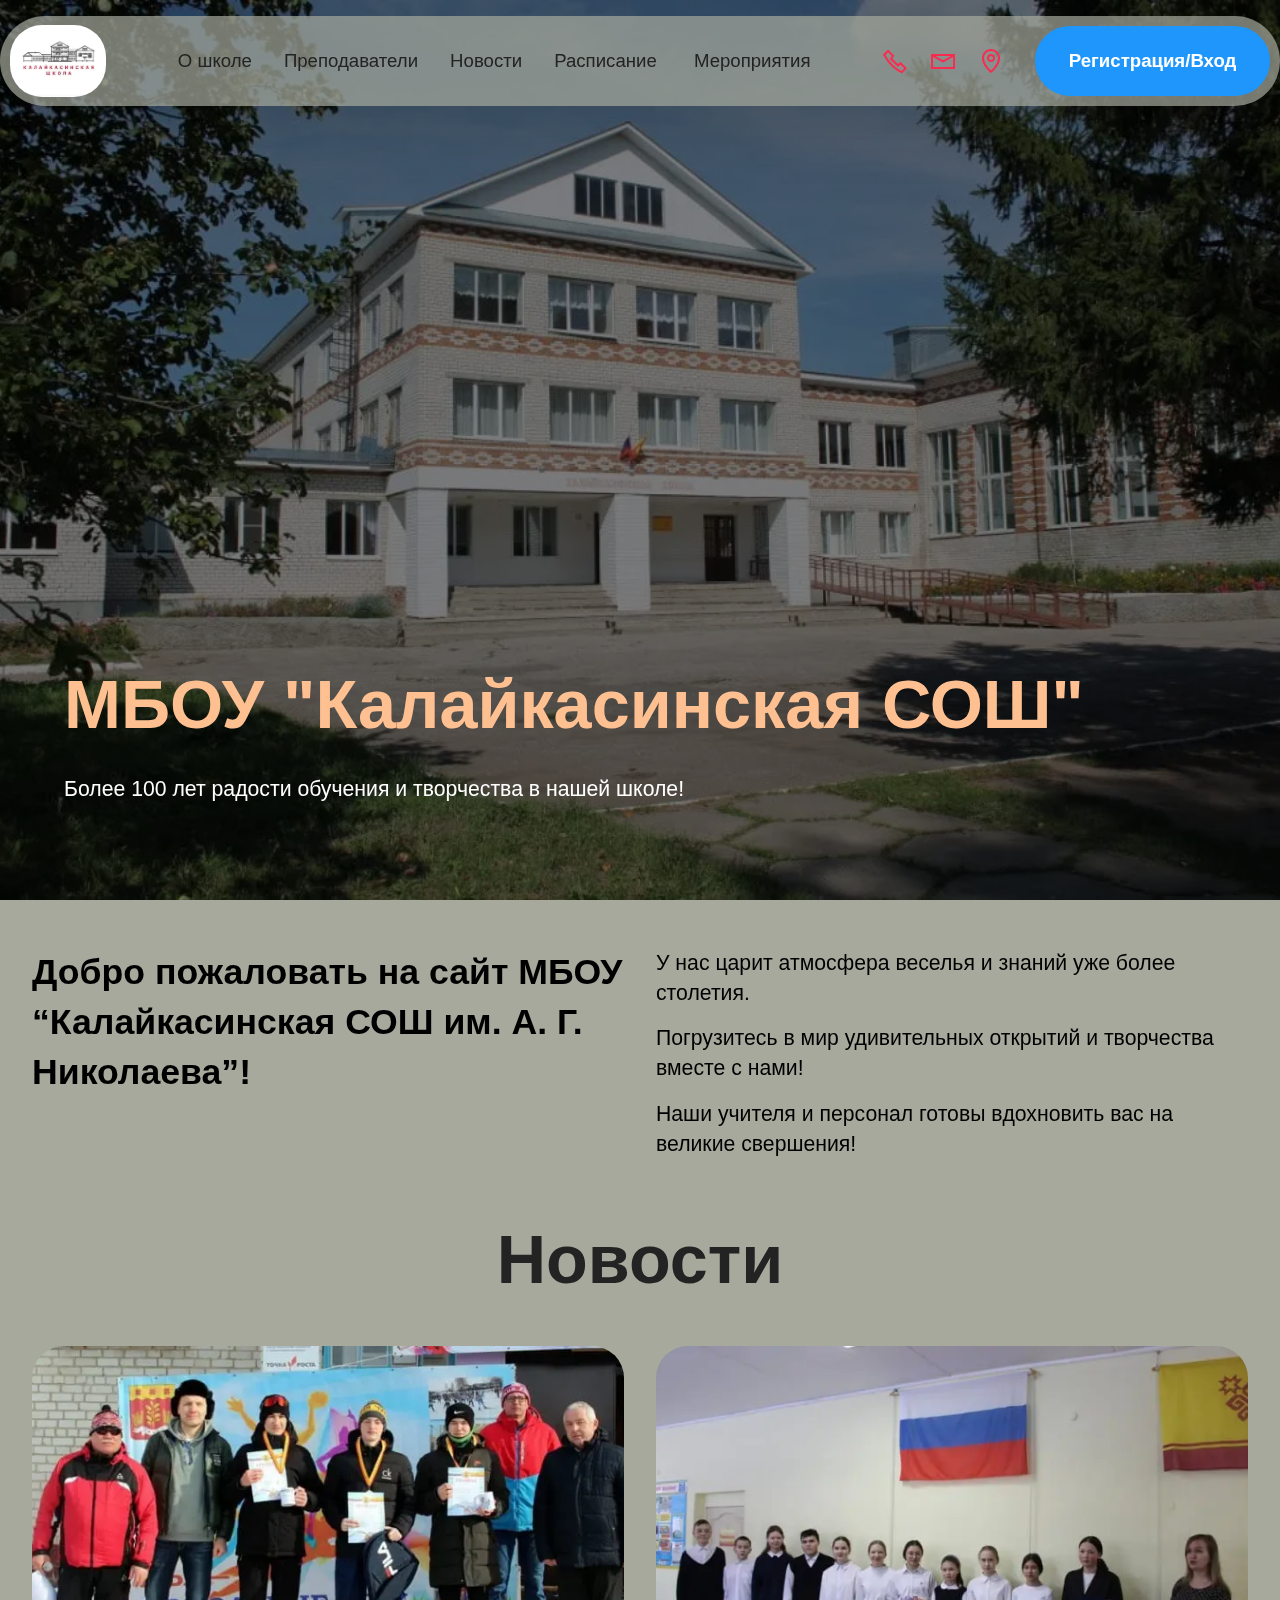
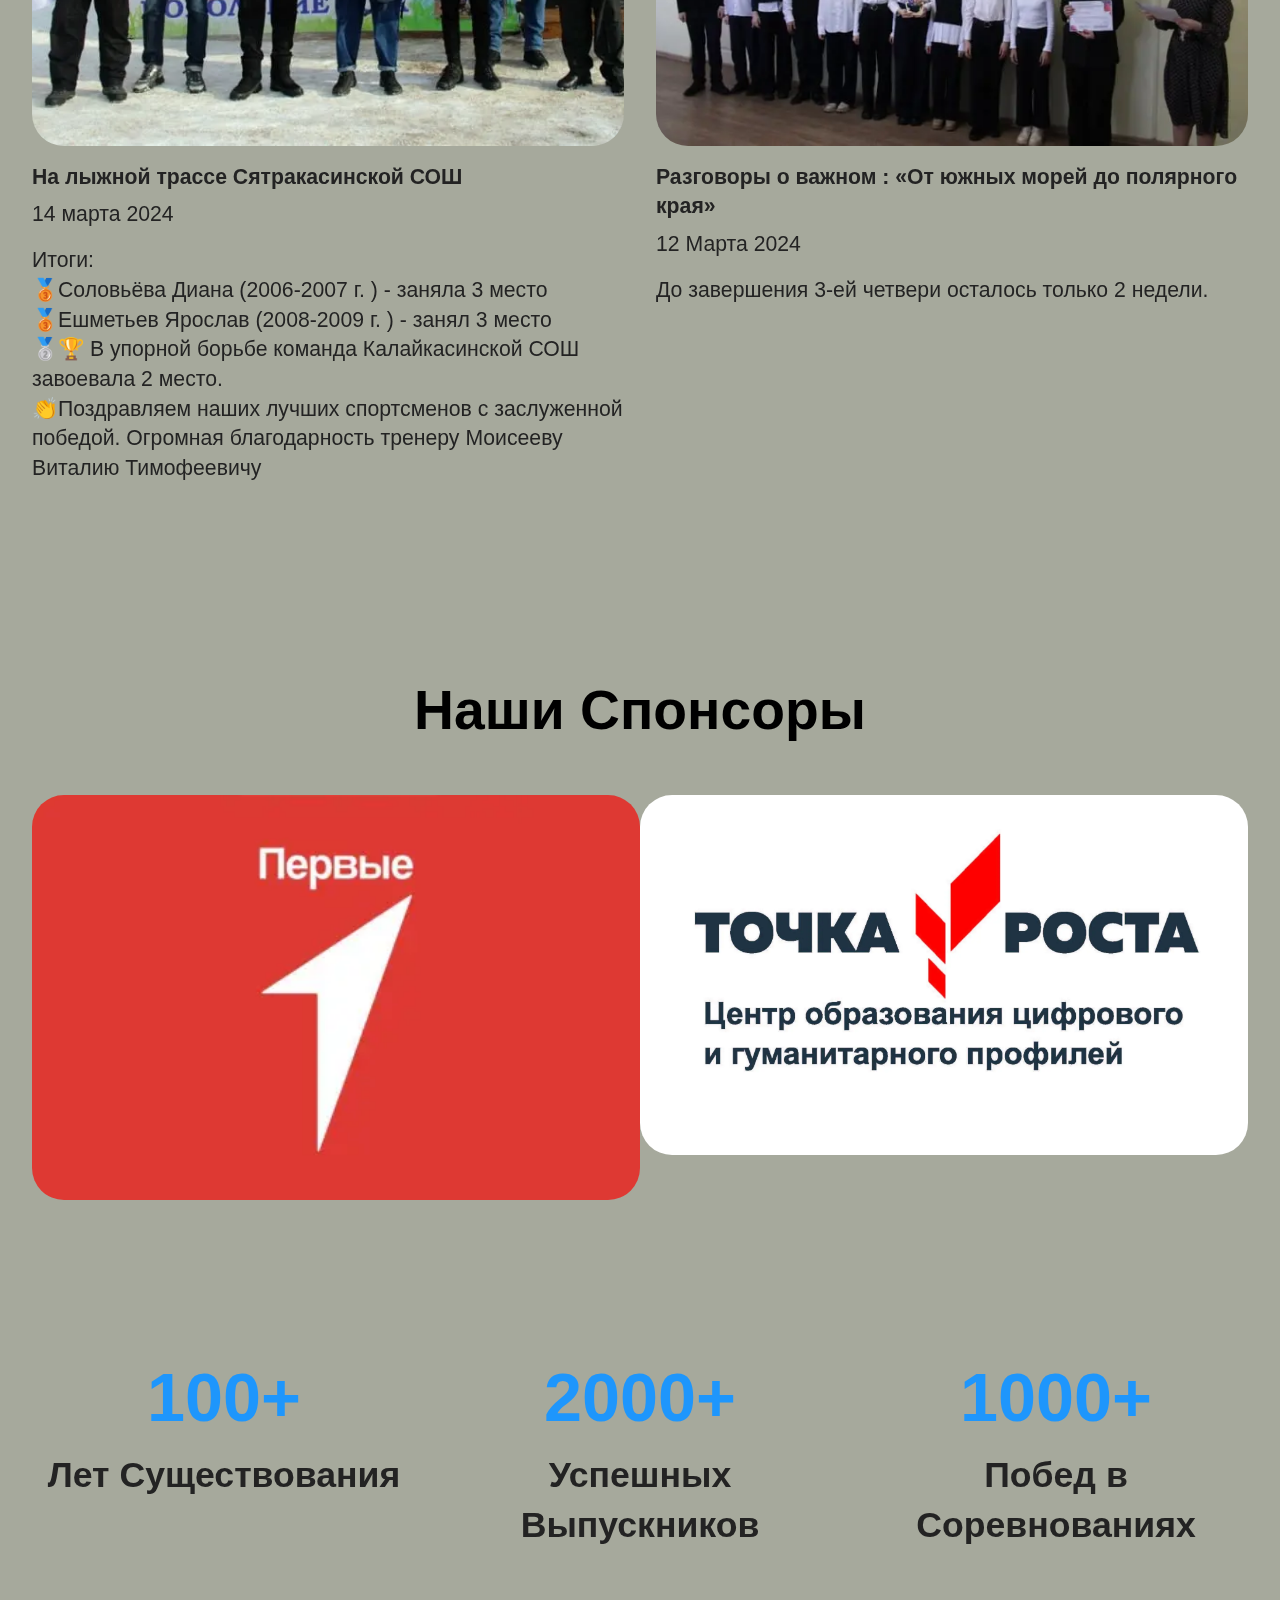
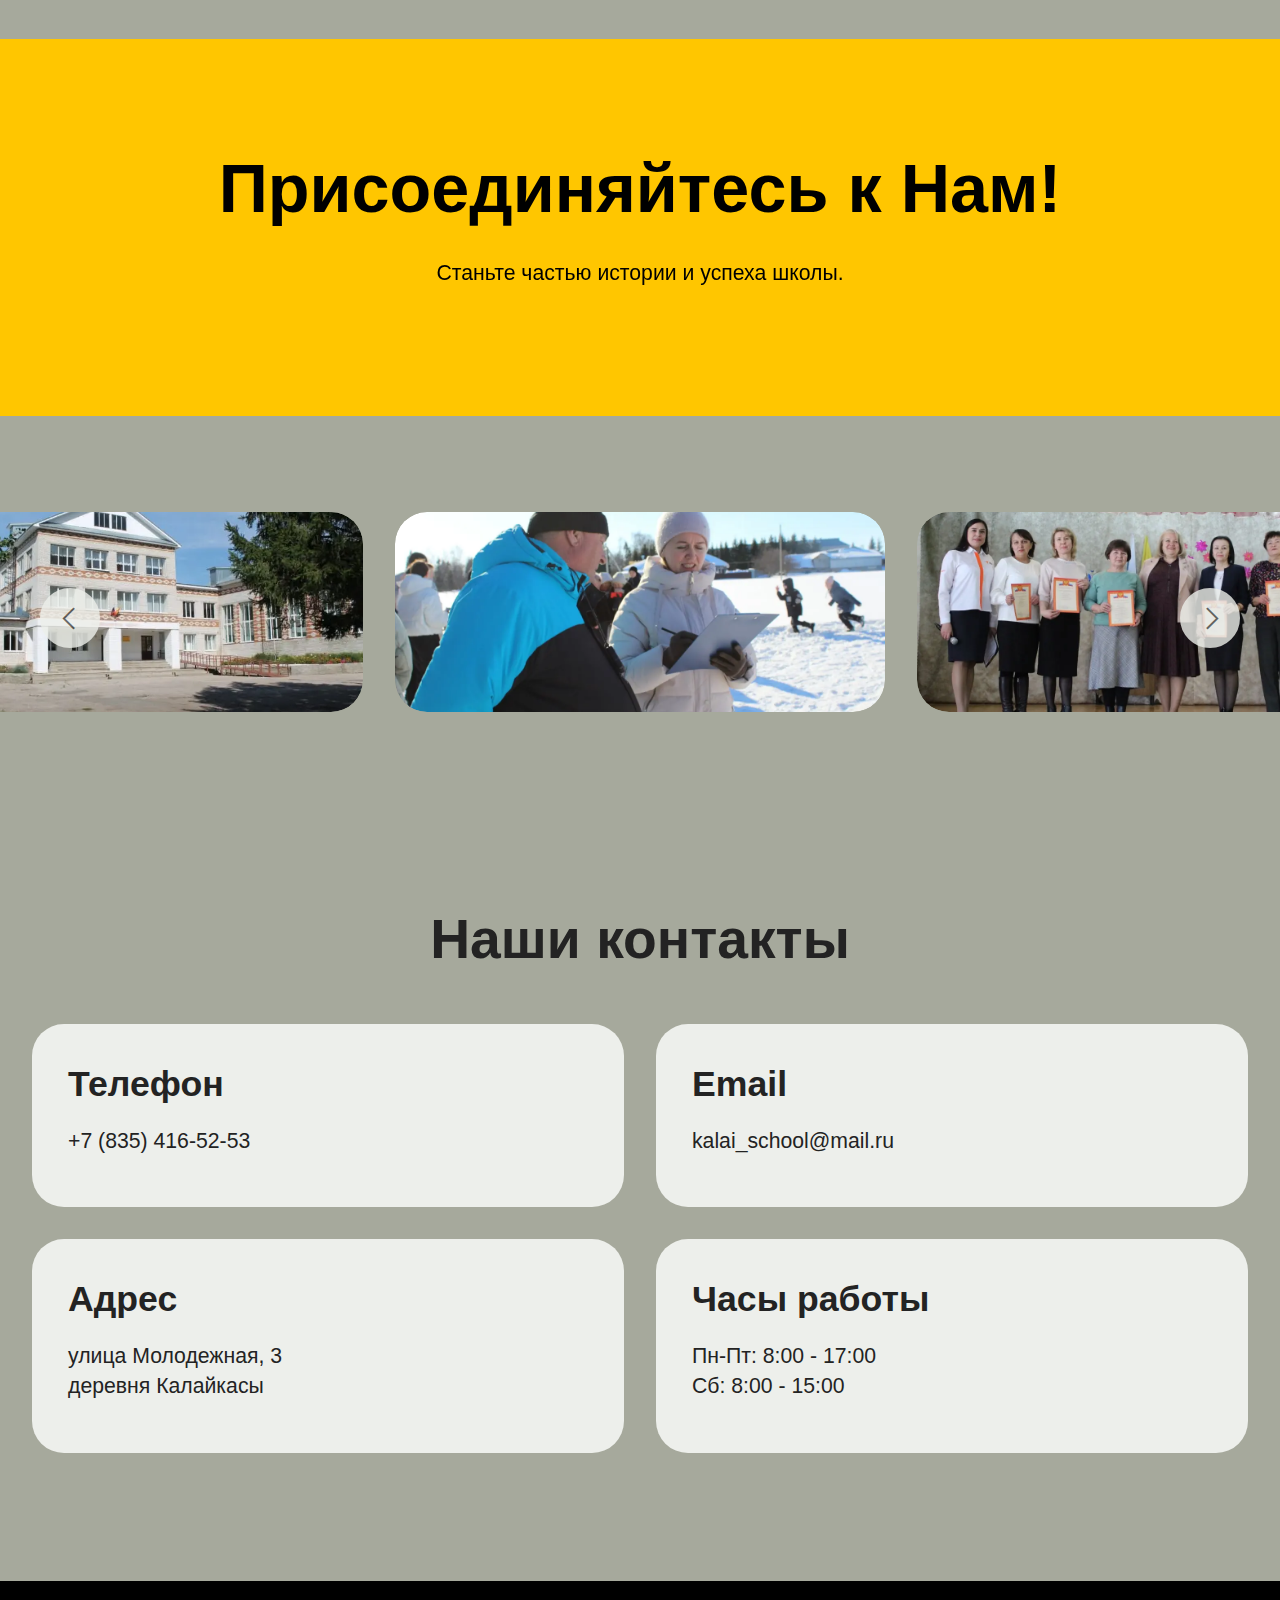
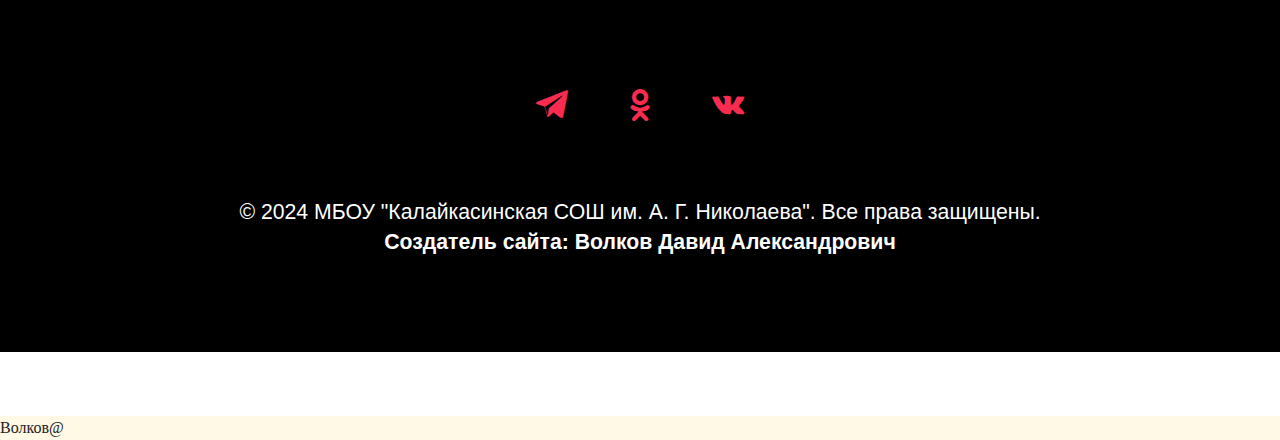
<file: index.html>
<!DOCTYPE html>
<html  >
<head>

  <meta charset="UTF-8">
  <meta http-equiv="X-UA-Compatible" content="IE=edge">
  <meta name="generator" content="Mobirise v5.9.17, mobirise.com">
  <meta name="viewport" content="width=device-width, initial-scale=1, minimum-scale=1">
  <link rel="shortcut icon" href="assets/images/s255uk99qws-215x235.webp" type="image/x-icon">
  <meta name="description" content="Сайт МБОУ “Калайкасинская СОШ им. А. Г. Николаева”">
  
  
  <title>МБОУ "Калайкасинская СОШ им. А. Г. Николаева"</title>
  <link rel="stylesheet" href="assets/web/assets/mobirise-icons2/mobirise2.css">
  <link rel="stylesheet" href="assets/bootstrap/css/bootstrap.min.css">
  <link rel="stylesheet" href="assets/bootstrap/css/bootstrap-grid.min.css">
  <link rel="stylesheet" href="assets/bootstrap/css/bootstrap-reboot.min.css">
  <link rel="stylesheet" href="assets/parallax/jarallax.css">
  <link rel="stylesheet" href="assets/dropdown/css/style.css">
  <link rel="stylesheet" href="assets/socicon/css/styles.css">
  <link rel="stylesheet" href="assets/theme/css/style.css">
  
  <link rel="preload" as="style" href="assets/mobirise/css/mbr-additional.css?v=PoqeE1"><link rel="stylesheet" href="assets/mobirise/css/mbr-additional.css?v=PoqeE1" type="text/css">

  
  
  
</head>
<body>
  
  <section data-bs-version="5.1" class="menu menu2 cid-u7n6kYG43d" once="menu" id="menu-5-u7n6kYG43d">
	

	<nav class="navbar navbar-dropdown navbar-fixed-top navbar-expand-lg">
		<div class="container">
			<div class="navbar-brand">
				<span class="navbar-logo">
					<a href="index.html">
						<img src="assets/images/s255uk99qws-215x235.webp" alt="Калайкассы" style="height: 4.5rem;">
					</a>
				</span>
				
			</div>
			<button class="navbar-toggler" type="button" data-toggle="collapse" data-bs-toggle="collapse" data-target="#navbarSupportedContent" data-bs-target="#navbarSupportedContent" aria-controls="navbarNavAltMarkup" aria-expanded="false" aria-label="Toggle navigation">
				<div class="hamburger">
					<span></span>
					<span></span>
					<span></span>
					<span></span>
				</div>
			</button>
			<div class="collapse navbar-collapse" id="navbarSupportedContent">
				<ul class="navbar-nav nav-dropdown" data-app-modern-menu="true"><li class="nav-item">
						<a class="nav-link link text-black text-primary display-4" href="page2.html">О школе</a>
					</li>
					<li class="nav-item">
						<a class="nav-link link text-black text-primary display-4" href="page1.html" aria-expanded="false">Преподаватели</a>
					</li>
					<li class="nav-item">
						<a class="nav-link link text-black text-primary display-4" href="page3.html">Новости</a>
					</li><li class="nav-item"><a class="nav-link link text-black text-primary display-4" href="page4.html">Расписание&nbsp;</a></li>
          <li class="nav-item">
						<a class="nav-link link text-black text-primary display-4" href="page5.html">Мероприятия</a>
					</li></ul>  
				<div class="icons-menu">
					<a class="iconfont-wrapper" href="tel:+7(835)416-52-53">
						<span class="p-2 mbr-iconfont mobi-mbri-phone mobi-mbri"></span>
					</a>
					<a class="iconfont-wrapper" href="mailto:kalai_school@mail.ru">
						<span class="p-2 mbr-iconfont mobi-mbri-letter mobi-mbri"></span>
					</a>
					<a class="iconfont-wrapper" href="https://yandex.ru/maps/-/CDF2yDMg" target="_blank">
						<span class="p-2 mbr-iconfont mobi-mbri-map-pin mobi-mbri"></span>
					</a>
					
				</div>
				<div class="navbar-buttons mbr-section-btn"><a class="btn btn-primary display-4" href="index2.html">Регистрация/Вход</a></div>
			</div>
		</div>
	</nav>
</section>

<section data-bs-version="5.1" class="header18 cid-u7n6kYHD7j mbr-fullscreen mbr-parallax-background" id="hero-15-u7n6kYHD7j">
  

  <div class="mbr-overlay" style="opacity: 0.5; background-color: rgb(0, 0, 0);"></div>
  <div class="container-fluid">
    <div class="row">
      <div class="content-wrap col-12 col-md-12">
        <h1 class="mbr-section-title mbr-fonts-style mbr-white mb-4 display-1"><strong>МБОУ "Калайкасинская СОШ"</strong></h1>
        
        <p class="mbr-fonts-style mbr-text mbr-white mb-4 display-7">Более 100 лет радости обучения и творчества в нашей школе!</p>
        
      </div>
    </div>
  </div>
</section>

<section data-bs-version="5.1" class="article15 cid-u7n6kYH4Zs" id="about-us-15-u7n6kYH4Zs">
    
    <div class="container-fluid">
        <div class="row justify-content-center">
            <div class="col-12 col-md">
                
                <h6 class="mbr-section-subtitle mbr-fonts-style mt-0 mb-4 display-5">
                    <strong>Добро пожаловать на сайт МБОУ “Калайкасинская СОШ им. А. Г. Николаева”!</strong>
                </h6>
            </div>
            <div class="col-md-12 col-lg-6">
                <p class="mbr-text mbr-fonts-style display-7">У нас царит атмосфера веселья и знаний уже более столетия.</p>
                <p class="mbr-text mbr-fonts-style display-7">Погрузитесь в мир удивительных открытий и творчества вместе с нами!</p>
                <p class="mbr-text mbr-fonts-style display-7">Наши учителя и персонал готовы вдохновить вас на великие свершения!</p>
            </div>
        </div>
    </div>
</section>

<section data-bs-version="5.1" class="features03 cid-u7n6kYIZlv" id="events-1-u7n6kYIZlv">
  
  
  <div class="container-fluid">
    <div class="row justify-content-center mb-5">
      <div class="col-12 content-head">
        <div class="mbr-section-head">
          <h4 class="mbr-section-title mbr-fonts-style align-center mb-0 display-1"><strong>Новости</strong></h4>
          
        </div>
      </div>
    </div>
    <div class="row">
      <div class="item features-image col-12 col-md-6 col-lg-6 active">
        <div class="item-wrapper">
          <div class="item-img mb-3">
            <img src="assets/images/iybnkhuna4u-md-680x422.webp" alt="Лыжня" title="">
          </div>
          <div class="item-content align-left">
            <h5 class="item-title mbr-fonts-style mt-0 mb-2 display-7"><strong>На лыжной трассе Сятракасинской СОШ</strong></h5>
            <p class="mbr-text mbr-fonts-style mb-3 display-7">14 марта 2024</p>
            <p class="mbr-text mbr-fonts-style mb-3 display-7">Итоги:
<br>🥉Соловьёва Диана (2006-2007 г. ) - заняла 3 место
<br>🥉Ешметьев Ярослав (2008-2009 г. ) - занял 3 место
<br>🥈🏆 В упорной борьбе команда Калайкасинской СОШ завоевала 2 место.
<br>👏Поздравляем наших лучших спортсменов с заслуженной победой. Огромная благодарность тренеру Моисееву Виталию Тимофеевичу</p>
            
          </div>
        </div>
      </div>
      <div class="item features-image col-12 col-md-6 col-lg-6">
        <div class="item-wrapper">
          <div class="item-img mb-3">
            <img src="assets/images/yp4nydiyebs-md-680x453.webp" alt="Разговор о важном" title="" data-slide-to="1" data-bs-slide-to="1">
          </div>
          <div class="item-content align-left">
            <h5 class="item-title mbr-fonts-style mb-2 mt-0 display-7"><strong>Разговоры о важном : «От южных морей до полярного края»</strong></h5>
            <p class="mbr-text mbr-fonts-style mb-3 display-7">12 Марта 2024</p>
            <p class="mbr-text mbr-fonts-style mb-3 display-7">До завершения 3-ей четвери осталось только 2 недели.</p>
            
          </div>
        </div>
      </div>
      
      
    </div>
  </div>
</section>

<section data-bs-version="5.1" class="clients04 cid-u7n6kYI9mR" id="sponsors-1-u7n6kYI9mR">
    
    
    <div class="container">
        <div class="row justify-content-center mb-5">
            <div class="col-12 content-head">
                <div class="mbr-section-head">
                    <h4 class="mbr-section-title mbr-fonts-style align-center mb-0 display-2"><strong>Наши Спонсоры</strong>
                    </h4>
                    
                </div>
            </div>
        </div>
        <div class="row">
            
            
            
            
            
            <div class="item features-image col-12 col-md-6 col-sm-6 col-lg-6 active">
                <div class="item-wrapper">
                    <div class="">
                        <a href="https://xn--90acagbhgpca7c8c7f.xn--p1ai/"><img src="assets/images/657401526268.0573-900x-1-432x288.webp" alt="Движение первых"  data-slide-to="0" data-bs-slide-to="0"></a>
                    </div>
                    
                </div>
            </div><div class="item features-image col-12 col-md-6 col-sm-6 col-lg-6 active">
                <div class="item-wrapper">
                    <div class="">
                       <a href="https://iroasoumo.ru/points"> <img src="assets/images/-1969x1166.webp" alt="Точка Роста"  data-slide-to="1" data-bs-slide-to="1"></a>
                    </div>
                    
                </div>
            </div>
        </div>
    </div>
</section>

<section data-bs-version="5.1" class="features023 cid-u7n6kYIw0V" id="metrics-1-u7n6kYIw0V">

    

    
    
    <div class="container">
        
        <div class="row content-row justify-content-center">
            <div class="item features-without-image col-12 col-md-6 col-lg-4 item-mb">
                <div class="item-wrapper">
                    <div class="title mb-2 mb-md-3">
                        <span class="num mbr-fonts-style display-1">
                            <strong>100+</strong></span>
                    </div>
                    <h4 class="card-title mbr-fonts-style display-5">
                        <strong>Лет Существования</strong>
                    </h4>
                    
                </div>
            </div>
            <div class="item features-without-image col-12 col-md-6 col-lg-4 item-mb">
                <div class="item-wrapper">
                    <div class="title mb-2 mb-md-3">
                        <span class="num mbr-fonts-style display-1"><strong>2000+</strong></span>
                    </div>
                    <h4 class="card-title mbr-fonts-style display-5">
                        <strong>Успешных Выпускников</strong>
                    </h4>
                    
                </div>
            </div>
            <div class="item features-without-image col-12 col-md-6 col-lg-4 item-mb">
                <div class="item-wrapper">
                    <div class="title mb-2 mb-md-3">
                        <span class="num mbr-fonts-style display-1">
                            <strong>1000+</strong></span>
                    </div>
                    <h4 class="card-title mbr-fonts-style display-5">
                        <strong>Побед в Соревнованиях</strong>
                    </h4>
                    
                </div>
            </div>
        </div>
    </div>
</section>

<section data-bs-version="5.1" class="header09 cid-u7n6kYILII" id="call-to-action-7-u7n6kYILII">
    
    
    
    <div class="container">
        <div class="row">
            <div class="col-12 col-md-9">
                <h1 class="mbr-section-title mbr-fonts-style mb-4 display-1">
                    <strong>Присоединяйтесь к Нам!</strong>
                </h1>
                <p class="mbr-fonts-style mbr-text mb-4 display-7">Станьте частью истории и успеха школы.</p>
                
            </div>
        </div>
    </div>
</section>

<section data-bs-version="5.1" class="slider4 mbr-embla cid-u7n6kYJB0V" id="gallery-13-u7n6kYJB0V">
  
  
  <div class="container-fluid">
    
    <div class="row">
      <div class="col-12">
        <div class="embla position-relative" data-skip-snaps="true" data-align="center" data-contain-scroll="trimSnaps" data-loop="true" data-auto-play="true" data-auto-play-interval="5" data-draggable="true">
          <div class="embla__viewport">
            <div class="embla__container">
              
              
              
              
              <div class="embla__slide slider-image item active" style="margin-left: 1rem; margin-right: 1rem;">
                <div class="slide-content">
                  <div class="item-img">
                    <div class="item-wrapper">
                      <img src="assets/images/7mpfevsbnzw-1200x800.webp" alt="Mobirise Website Builder" title="" data-slide-to="0" data-bs-slide-to="0">
                    </div>
                  </div>
                </div>
              </div><div class="embla__slide slider-image item active" style="margin-left: 1rem; margin-right: 1rem;">
                <div class="slide-content">
                  <div class="item-img">
                    <div class="item-wrapper">
                      <img src="assets/images/rgfw-kciuxu-1200x800.webp" alt="Mobirise Website Builder" title="" data-slide-to="1" data-bs-slide-to="1">
                    </div>
                  </div>
                </div>
              </div><div class="embla__slide slider-image item active" style="margin-left: 1rem; margin-right: 1rem;">
                <div class="slide-content">
                  <div class="item-img">
                    <div class="item-wrapper">
                      <img src="assets/images/twa50m1pfuw-md-800x533.webp" alt="Mobirise Website Builder" title="" data-slide-to="2" data-bs-slide-to="2">
                    </div>
                  </div>
                </div>
              </div><div class="embla__slide slider-image item active" style="margin-left: 1rem; margin-right: 1rem;">
                <div class="slide-content">
                  <div class="item-img">
                    <div class="item-wrapper">
                      <img src="assets/images/u6xebcsefpm-md-604x403.webp" alt="Mobirise Website Builder" title="" data-slide-to="3" data-bs-slide-to="3">
                    </div>
                  </div>
                </div>
              </div><div class="embla__slide slider-image item active" style="margin-left: 1rem; margin-right: 1rem;">
                <div class="slide-content">
                  <div class="item-img">
                    <div class="item-wrapper">
                      <img src="assets/images/xkzs6wefy-a-800x534.webp" alt="Mobirise Website Builder" title="" data-slide-to="4" data-bs-slide-to="4">
                    </div>
                  </div>
                </div>
              </div>
            </div>
          </div>
          <button class="embla__button embla__button--prev">
            <span class="mobi-mbri mobi-mbri-arrow-prev" aria-hidden="true"></span>
            <span class="sr-only visually-hidden visually-hidden">Previous</span>
          </button>
          <button class="embla__button embla__button--next">
            <span class="mobi-mbri mobi-mbri-arrow-next" aria-hidden="true"></span>
            <span class="sr-only visually-hidden visually-hidden">Next</span>
          </button>
        </div>
      </div>
    </div>
  </div>
</section>

<section data-bs-version="5.1" class="contacts01 cid-u7n6kYKSDU" id="contacts-1-u7n6kYKSDU">
    

    
    
    <div class="container">
        <div class="row justify-content-center">
            <div class="col-12 content-head">
                <div class="mbr-section-head mb-5">
                    <h3 class="mbr-section-title mbr-fonts-style align-center mb-0 display-2">
                        <strong>Наши контакты</strong>
                    </h3>
                    
                </div>
            </div>
        </div>
        <div class="row">
            <div class="item features-without-image col-12 col-md-6 active">
                <div class="item-wrapper">
                    <div class="text-wrapper">
                        <h6 class="card-title mbr-fonts-style mb-3 display-5">
                            <strong>Телефон</strong>
                        </h6>
                        <p class="mbr-text mbr-fonts-style display-7">+7 (835) 416-52-53</p>
                    </div>
                </div>
            </div>
            <div class="item features-without-image col-12 col-md-6">
                <div class="item-wrapper">
                    <div class="text-wrapper">
                        <h6 class="card-title mbr-fonts-style mb-3 display-5">
                            <strong>Email</strong>
                        </h6>
                        <p class="mbr-text mbr-fonts-style display-7">kalai_school@mail.ru</p>
                    </div>
                </div>
            </div>
            <div class="item features-without-image col-12 col-md-6">
                <div class="item-wrapper">
                    <div class="text-wrapper">
                        <h6 class="card-title mbr-fonts-style mb-3 display-5">
                            <strong>Адрес</strong>
                        </h6>
                        <p class="mbr-text mbr-fonts-style display-7">улица Молодежная, 3
<br>деревня Калайкасы</p>
                    </div>
                </div>
            </div>
            <div class="item features-without-image col-12 col-md-6">
                <div class="item-wrapper">
                    <div class="text-wrapper">
                        <h6 class="card-title mbr-fonts-style mb-3 display-5">
                            <strong>Часы работы</strong>
                        </h6>
                        <p class="mbr-text mbr-fonts-style display-7">Пн-Пт: 8:00 - 17:00<br>Сб: 8:00 - 15:00</p>
                    </div>
                </div>
            </div>
        </div>
    </div>
</section>

<section data-bs-version="5.1" class="footer3 cid-u7n6kYKmmO" once="footers" id="footer-3-u7n6kYKmmO">

        

    

    <div class="container">
        <div class="row">
        

            <div class="col-12 mt-4">
                <div class="social-row">
                    <div class="soc-item">
                        <a href="https://tm.ru" target="_blank">
                            <span class="mbr-iconfont display-7 socicon-telegram socicon"></span>
                        </a>
                    </div>
                    <div class="soc-item">
                        <a href="https://ok.ru/group/61213566173393/topics" target="_blank">
                            <span class="mbr-iconfont socicon-odnoklassniki socicon"></span>
                        </a>
                    </div>
                    <div class="soc-item">
                        <a href="https://vk.com/kalai_school" target="_blank">
                            <span class="mbr-iconfont socicon-vkontakte socicon"></span>
                        </a>
                    </div>
                    
                    
                </div>
            </div>
            <div class="col-12 mt-5">
                <p class="mbr-fonts-style copyright display-7">© 2024 МБОУ "Калайкасинская СОШ им. А. Г. Николаева". Все права защищены.<br><strong>Создатель сайта: Волков Давид Александрович</strong></p>
            </div>
        </div>
    </div>
</section><section class="display-7" style="padding: 0;align-items: center;justify-content: center;flex-wrap: wrap;    align-content: center;display: flex;position: relative;height: 4rem;"><a style="flex: 1 1;height: 4rem;position: absolute;width: 100%;z-index: 1;"> </a><p style="margin: 0;text-align: center;" class="display-7">&#8204;</p><a style="z-index:1" > </a></section><script src="assets/bootstrap/js/bootstrap.bundle.min.js"></script>  <script src="assets/parallax/jarallax.js"></script>  <script src="assets/smoothscroll/smooth-scroll.js"></script>  <script src="assets/ytplayer/index.js"></script>  <script src="assets/dropdown/js/navbar-dropdown.js"></script>Волков@  <script src="assets/embla/embla.min.js"></script>  <script src="assets/embla/script.js"></script>  <script src="assets/theme/js/script.js"></script>  
  
  
</body>
</html>
</file>
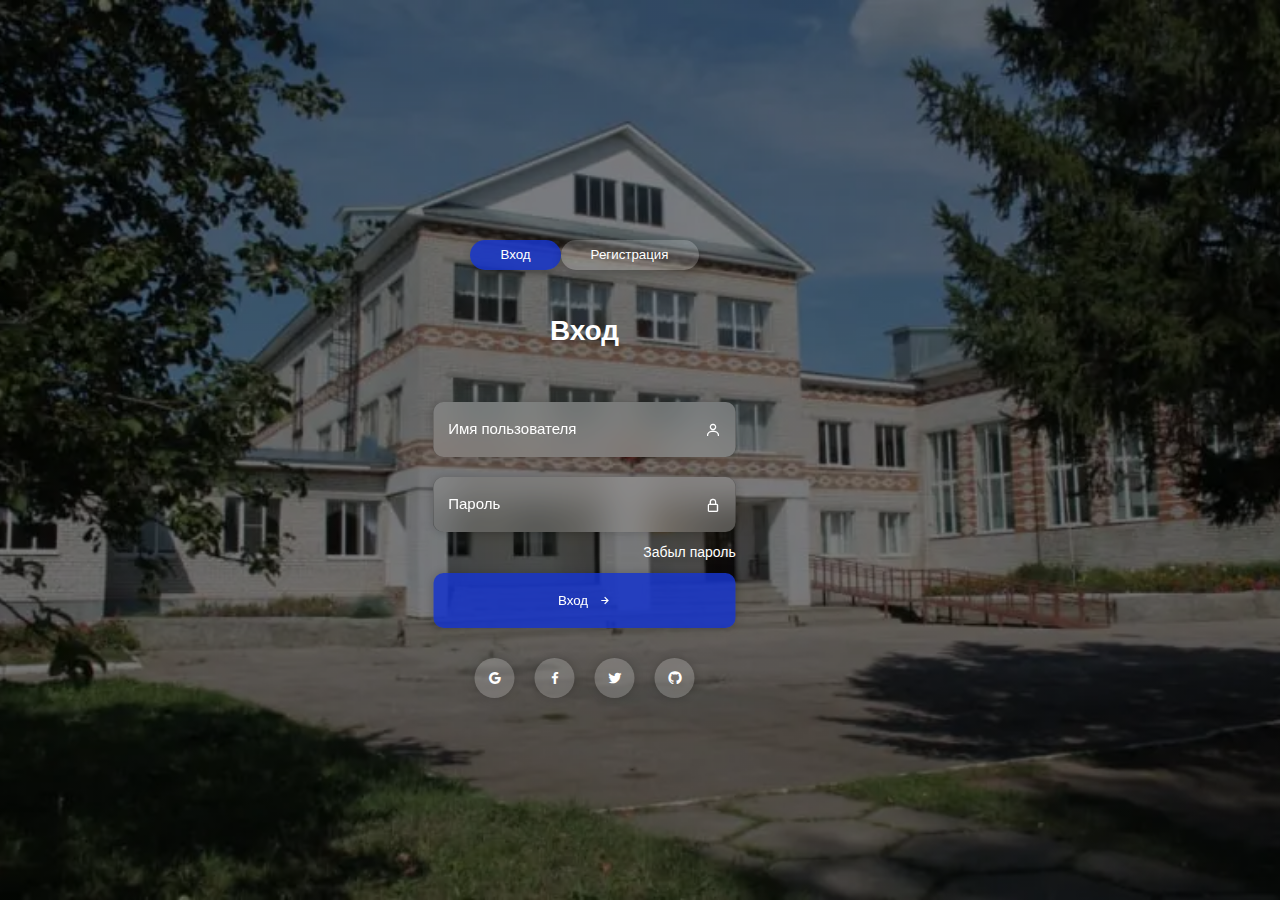
<file: index2.html>
<!DOCTYPE html>
<html>

<head>
    <meta charset="UTF-8">
    <meta name="viewport" content="width=device-width, initial-scale=1.0">
    <link rel="stylesheet" href="style.css" />
  <link rel="shortcut icon" href="assets/images/s255uk99qws-215x235.webp" type="image/x-icon">
    <link href='https://unpkg.com/boxicons@2.1.4/css/boxicons.min.css' rel='stylesheet'>
    
    <title>Регистрация|Вход</title>
</head>

<body>

	</nav>
</section>

<section data-bs-version="5.1" class="header18 cid-u7n6kYHD7j mbr-fullscreen mbr-parallax-background" id="hero-15-u7n6kYHD7j">
  
    <div class="form-containet">
        

    
        <div class="col col-2">
            <div class="btn-box">
                <button class="btn btn-1" id="login">Вход</button>
                <button class="btn btn-2" id="register">Регистрация</button>
            </div>

            <!-- =================== login-form =================== -->

            <div class="login-form">
                <div class="form-title">
                    <span>Вход</span>
                </div>
                <div class="form-inputs">
                    <div class="input-box">
                        <input type="text" class="input-field" placeholder="Имя пользователя" required>
                        <i class='bx bx-user icon'></i>
                    </div>
                    <div class="input-box">
                        <input type="password" class="input-field" placeholder="Пароль" required>
                        <i class='bx bx-lock-alt icon'></i>
                    </div>
                    <div class="forget-pass">
                        <a href="#">Забыл пароль</a>
                    </div>
                    <div class="input-box">
                        <button class="input-submit">
                            <span>Вход</span>
                            <i class="bx bx-right-arrow-alt"></i>
                        </button>
                    </div>
                </div>
                <div class="social-login">
                    <i class="bx bxl-google"></i>
                    <i class="bx bxl-facebook"></i>
                    <i class="bx bxl-twitter"></i>
                    <i class="bx bxl-github"></i>
                </div>
            </div>

            <!-- =================== register-form =================== -->

            <div class="register-form">
                <div class="form-title">
                    <span>Регистрация</span>
                </div>
                <div class="form-inputs">
                    <div class="input-box">
                        <input type="text" class="input-field" placeholder="Имя пользователя" required>
                        <i class='bx bx-user icon'></i>
                    </div>
                    <div class="input-box">
                        <input type="email" class="input-field" placeholder="Ваша Почта" required>
                        <i class='bx bx-envelope icon'></i>
                    </div>
                    <div class="input-box">
                        <input type="password" class="input-field" placeholder="Пароль" required>
                        <i class='bx bx-lock-alt icon'></i>
                    </div>
                    <div class="input-box">
                        <button class="input-submit">
                            <span>Регистрация</span>
                            <i class="bx bx-right-arrow-alt"></i>
                        </button>
                    </div>
                </div>
                <div class="social-login">
                    <i class="bx bxl-google"></i>
                    <i class="bx bxl-facebook"></i>
                    <i class="bx bxl-twitter"></i>
                    <i class="bx bxl-github"></i>
                </div>
            </div>
        </div>
    </div>

    <script src="script.js"></script>
</body>

</html>
</file>
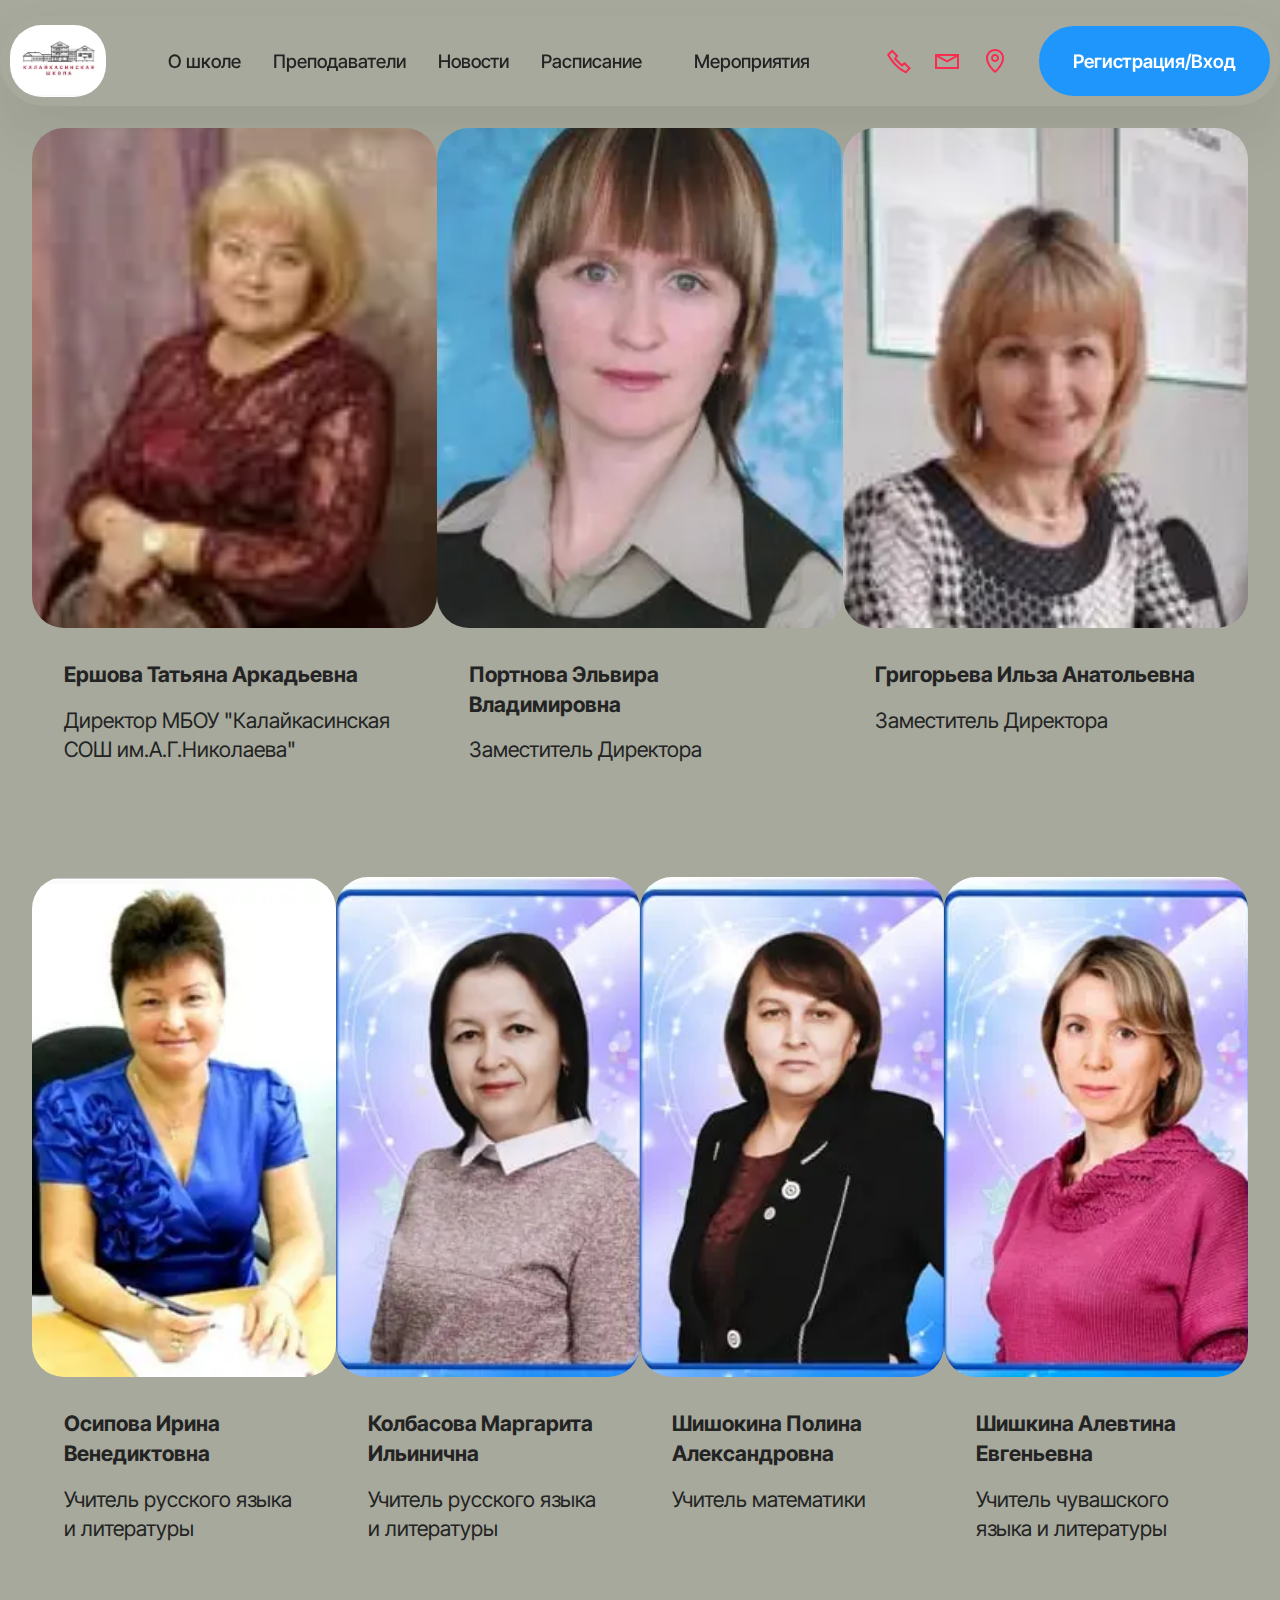
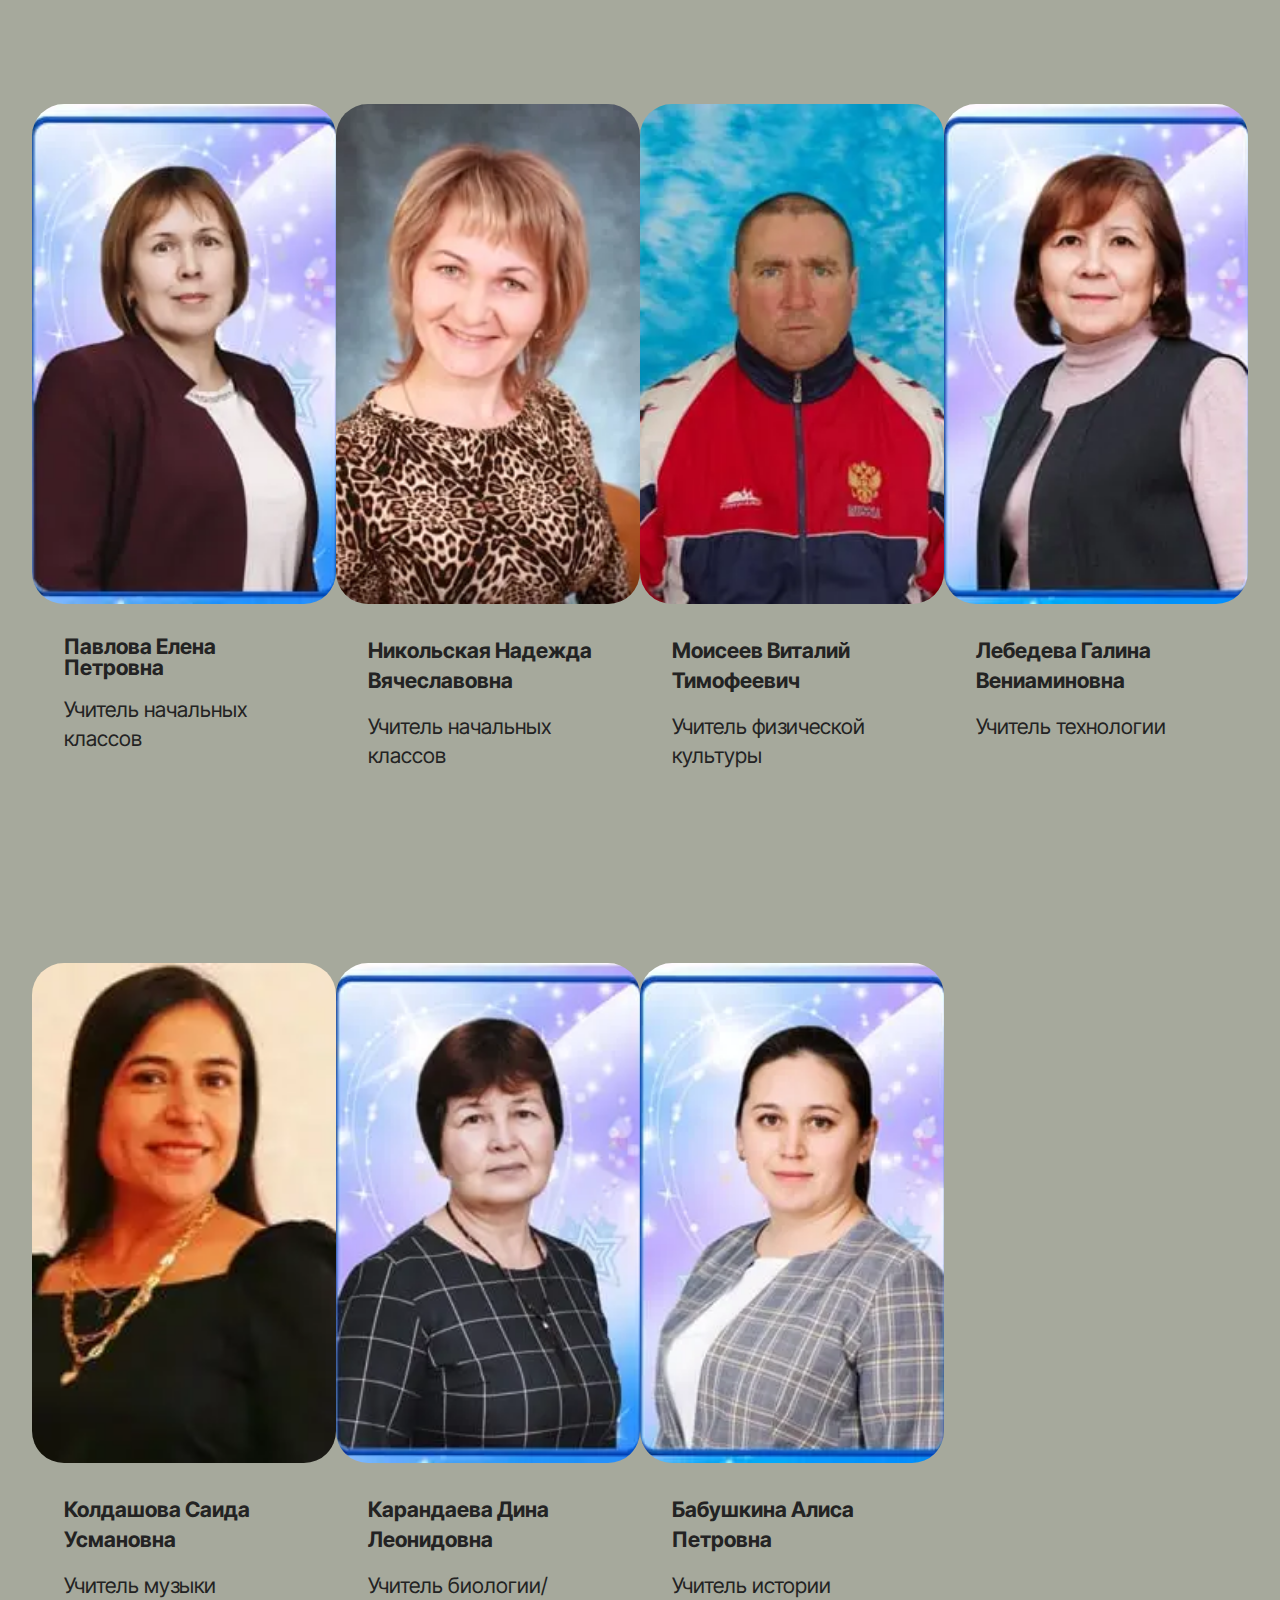
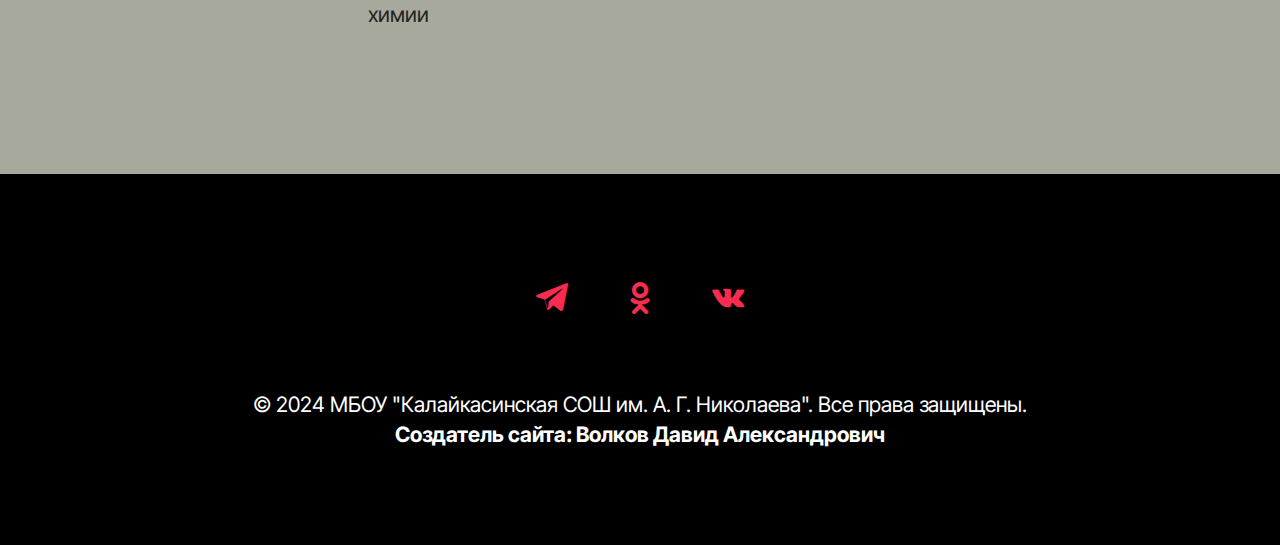
<file: page1.html>
<!DOCTYPE html>
<html >
<head>
  <meta charset="UTF-8">
  <meta http-equiv="X-UA-Compatible" content="IE=edge">
  <meta name="viewport" content="width=device-width, initial-scale=1, minimum-scale=1">
  <link rel="shortcut icon" href="assets/images/s255uk99qws-215x235.webp" type="image/x-icon">
  <meta name="description" content="Все учителя Школы">
  
  
  <title>Преподаватели МБОУ "Калайкасинской СОШ"</title>
  <link rel="stylesheet" href="assets/web/assets/mobirise-icons2/mobirise2.css">
  <link rel="stylesheet" href="assets/bootstrap/css/bootstrap.min.css">
  <link rel="stylesheet" href="assets/bootstrap/css/bootstrap-grid.min.css">
  <link rel="stylesheet" href="assets/bootstrap/css/bootstrap-reboot.min.css">
  <link rel="stylesheet" href="assets/dropdown/css/style.css">
  <link rel="stylesheet" href="assets/socicon/css/styles.css">
  <link rel="stylesheet" href="assets/theme/css/style.css">
  <link rel="preload" href="https://fonts.googleapis.com/css2?family=Inter+Tight:wght@400;700&display=swap&display=swap" as="style" onload="this.onload=null;this.rel='stylesheet'">
  <noscript><link rel="stylesheet" href="https://fonts.googleapis.com/css2?family=Inter+Tight:wght@400;700&display=swap&display=swap"></noscript>
  <link rel="preload" as="style" href="assets/mobirise/css/mbr-additional.css?v=cPkDBH"><link rel="stylesheet" href="assets/mobirise/css/mbr-additional.css?v=cPkDBH" type="text/css">

  
  
  
</head>
<body>
  
  <section data-bs-version="5.1" class="menu menu2 cid-u7n6kYG43d" once="menu" id="menu02-4">
	

	<nav class="navbar navbar-dropdown navbar-fixed-top navbar-expand-lg">
		<div class="container">
			<div class="navbar-brand">
				<span class="navbar-logo">
					<a href="index.html">
						<img src="assets/images/s255uk99qws-215x235.webp" alt="Калайкассы" style="height: 4.5rem;">
					</a>
				</span>
				
			</div>
			<button class="navbar-toggler" type="button" data-toggle="collapse" data-bs-toggle="collapse" data-target="#navbarSupportedContent" data-bs-target="#navbarSupportedContent" aria-controls="navbarNavAltMarkup" aria-expanded="false" aria-label="Toggle navigation">
				<div class="hamburger">
					<span></span>
					<span></span>
					<span></span>
					<span></span>
				</div>
			</button>
			<div class="collapse navbar-collapse" id="navbarSupportedContent">
				<ul class="navbar-nav nav-dropdown" data-app-modern-menu="true"><li class="nav-item">
						<a class="nav-link link text-black text-primary display-4" href="page2.html">О школе</a>
					</li>
					<li class="nav-item">
						<a class="nav-link link text-black text-primary display-4" href="page1.html" aria-expanded="false">Преподаватели</a>
					</li>
					<li class="nav-item">
						<a class="nav-link link text-black text-primary display-4" href="page3.html">Новости</a>
					</li><li class="nav-item"><a class="nav-link link text-black text-primary display-4" href="page4.html">Расписание&nbsp;</a></li>
						<a class="nav-link link text-black text-primary display-4" href="page5.html">Мероприятия</a>
					</li></ul>
				<div class="icons-menu">
					<a class="iconfont-wrapper" href="tel:+7(835)416-52-53">
						<span class="p-2 mbr-iconfont mobi-mbri-phone mobi-mbri"></span>
					</a>
					<a class="iconfont-wrapper" href="mailto:kalai_school@mail.ru">
						<span class="p-2 mbr-iconfont mobi-mbri-letter mobi-mbri"></span>
					</a>
					<a class="iconfont-wrapper" href="https://yandex.ru/maps/-/CDF2yDMg" target="_blank">
						<span class="p-2 mbr-iconfont mobi-mbri-map-pin mobi-mbri"></span>
					</a>
					
				</div>
				<div class="navbar-buttons mbr-section-btn"><a class="btn btn-primary display-4" href="index2.html">Регистрация/Вход</a></div>
			</div>
		</div>
	</nav>
</section>

<section data-bs-version="5.1" class="gallery3 cid-u7nnetw55I" id="gallery3-a">
    
    
    <div class="container">
        
        <div class="row mt-4">
            <div class="item features-image сol-12 col-md-6 col-lg-4">
                <div class="item-wrapper">
                    <div class="item-img">
                        <img src="assets/images/ershova-sm-87x130.webp" alt="Директор">
                    </div>
                    <div class="item-content">
                        <h5 class="item-title mbr-fonts-style display-7"><strong>Ершова Татьяна Аркадьевна</strong></h5>
                        
                        <p class="mbr-text mbr-fonts-style mt-3 display-7">Директор МБОУ "Калайкасинская СОШ им.А.Г.Николаева"</p>
                    </div>
                    
                </div>
            </div>
            <div class="item features-image сol-12 col-md-6 col-lg-4">
                <div class="item-wrapper">
                    <div class="item-img">
                        <img src="assets/images/portnova-sm-216x320.webp" alt="Заместитель">
                    </div>
                    <div class="item-content">
                        <h5 class="item-title mbr-fonts-style display-7"><strong>Портнова Эльвира Владимировна</strong></h5>
                        
                        <p class="mbr-text mbr-fonts-style mt-3 display-7">Заместитель Директора</p>
                    </div>
                    
                </div>
            </div>
            <div class="item features-image сol-12 col-md-6 col-lg-4">
                <div class="item-wrapper">
                    <div class="item-img">
                        <a href="page1.html#bottom"><img src="assets/images/grigorjeva-sm-204x174.webp" alt="Заместитель"></a>
                    </div>
                    <div class="item-content">
                        <h5 class="item-title mbr-fonts-style display-7"><strong>Григорьева Ильза Анатольевна</strong></h5>
                        
                        <p class="mbr-text mbr-fonts-style mt-3 display-7">Заместитель Директора</p>
                    </div>
                    
                </div>
            </div>
            
        </div>
    </div>
</section>

<section data-bs-version="5.1" class="gallery3 cid-u7noqFocPD" id="gallery3-c">
    
    
    <div class="container-fluid">
        
        <div class="row mt-4">
            <div class="item features-image сol-12 col-md-6 col-lg-3">
                <div class="item-wrapper">
                    <div class="item-img">
                        <img src="assets/images/osipova-sm-240x305.webp" alt="Русский">
                    </div>
                    <div class="item-content">
                        <h5 class="item-title mbr-fonts-style display-7"><strong>Осипова Ирина Венедиктовна</strong></h5>
                        
                        <p class="mbr-text mbr-fonts-style mt-3 display-7">Учитель русского языка и литературы<br></p>
                    </div>
                    
                </div>
            </div>
            <div class="item features-image сol-12 col-md-6 col-lg-3">
                <div class="item-wrapper">
                    <div class="item-img">
                        <img src="assets/images/kolbasova-sm-213x320.webp" alt="Учитель">
                    </div>
                    <div class="item-content">
                        <h5 class="item-title mbr-fonts-style display-7"><strong>Колбасова Маргарита Ильинична</strong></h5>
                        
                        <p class="mbr-text mbr-fonts-style mt-3 display-7">Учитель русского языка и литературы</p>
                    </div>
                    
                </div>
            </div>
            <div class="item features-image сol-12 col-md-6 col-lg-3">
                <div class="item-wrapper">
                    <div class="item-img">
                        <img src="assets/images/shishokina-sm-213x320.webp" alt="Математика">
                    </div>
                    <div class="item-content">
                        <h5 class="item-title mbr-fonts-style display-7">
<div><strong>Шишокина Полина Александровна</strong></div></h5>
                        
                        <p class="mbr-text mbr-fonts-style mt-3 display-7">Учитель математики</p>
                    </div>
                    
                </div>
            </div>
            <div class="item features-image сol-12 col-md-6 col-lg-3">
                <div class="item-wrapper">
                    <div class="item-img">
                        <img src="assets/images/shishkina-sm-213x320.webp" alt="Чув яз" title="">
                    </div>
                    <div class="item-content">
                        <h5 class="item-title mbr-fonts-style display-7"><strong>Шишкина Алевтина Евгеньевна</strong></h5>
                        
                        <p class="mbr-text mbr-fonts-style mt-3 display-7">Учитель чувашского языка и литературы</p>
                    </div>
                    
                </div>
            </div>
        </div>
    </div>
</section>

<section data-bs-version="5.1" class="gallery3 cid-u7nqcahuff" id="gallery3-d">
    
    
    <div class="container-fluid">
        
        <div class="row mt-4">
            <div class="item features-image сol-12 col-md-6 col-lg-3">
                <div class="item-wrapper">
                    <div class="item-img">
                        <img src="assets/images/pavlova-sm-213x320.webp" alt="Началка">
                    </div>
                    <div class="item-content">
                        <h5 class="item-title mbr-fonts-style display-7"><p><strong>Павлова Елена Петровна</strong><br></p></h5>
                        
                        <p class="mbr-text mbr-fonts-style mt-3 display-7">Учитель начальных классов</p>
                    </div>
                    
                </div>
            </div>
            <div class="item features-image сol-12 col-md-6 col-lg-3">
                <div class="item-wrapper">
                    <div class="item-img">
                        <img src="assets/images/nikoljskaya-sm-216x320.webp" alt="Началки">
                    </div>
                    <div class="item-content">
                        <h5 class="item-title mbr-fonts-style display-7"><strong>Никольская Надежда Вячеславовна</strong></h5>
                        
                        <p class="mbr-text mbr-fonts-style mt-3 display-7">Учитель начальных классов</p>
                    </div>
                    
                </div>
            </div>

            <div class="item features-image сol-12 col-md-6 col-lg-3">
                <div class="item-wrapper">
                    <div class="item-img">
                        <img src="assets/images/moiseev-sm-212x320.webp" alt="Физрук" title="">
                    </div>
                    <div class="item-content">
                        <h5 class="item-title mbr-fonts-style display-7"><strong>Моисеев Виталий Тимофеевич</strong></h5>
                        
                        <p class="mbr-text mbr-fonts-style mt-3 display-7">Учитель физической культуры</p>
                    </div>
           
                    
                </div>
            </div>
            <div class="item features-image сol-12 col-md-6 col-lg-3">
                <div class="item-wrapper">
                    <div class="item-img">
                        <img src="assets/images/lebedeva-sm-213x320.webp" alt="Технология">
                    </div>
                    <div class="item-content">
                        <h5 class="item-title mbr-fonts-style display-7"><strong>Лебедева Галина Вениаминовна</strong></h5>
                        
                        <p class="mbr-text mbr-fonts-style mt-3 display-7">Учитель технологии</p>
                    </div>
                    
                </div>
            </div>
        </div>
    </div>
</section>

<section data-bs-version="5.1" class="gallery3 cid-u7nrATQhMi" id="gallery3-e">
    
    
    <div class="container-fluid">
        
        <div class="row mt-4">

            <div class="item features-image сol-12 col-md-6 col-lg-3">
                <div class="item-wrapper">
                    <div class="item-img">
                        <img src="assets/images/koldashova-sm-240x226.webp" alt="Музыка">
                    </div>
                    <div class="item-content">
                        <h5 class="item-title mbr-fonts-style display-7"><strong>Колдашова Саида Усмановна</strong></h5>
                        
                        <p class="mbr-text mbr-fonts-style mt-3 display-7">Учитель музыки</p>
                    </div>
                    
                </div>
            </div>
            <div class="item features-image сol-12 col-md-6 col-lg-3">
                <div class="item-wrapper">
                    <div class="item-img">
                        <img src="assets/images/karandaeva-sm-213x320.webp" alt="Биология">
                    </div>
                    <div class="item-content">
                        <h5 class="item-title mbr-fonts-style display-7"><strong>Карандаева Дина Леонидовна</strong></h5>
                        
                        <p class="mbr-text mbr-fonts-style mt-3 display-7">Учитель биологии/химии</p>
                    </div>
                    
                </div>
            </div>
            <div class="item features-image сol-12 col-md-6 col-lg-3">
                <div class="item-wrapper">
                    <div class="item-img">
                        <img src="assets/images/babushkina-sm-213x320.webp" alt="История" title="">
                    </div>
                    <div class="item-content">
                        <h5 class="item-title mbr-fonts-style display-7"><strong>Бабушкина Алиса Петровна</strong></h5>
                        
                        <p class="mbr-text mbr-fonts-style mt-3 display-7">Учитель истории</p>
                    </div>
                    
                </div>
            </div>
        </div>
    </div>
</section>

<section data-bs-version="5.1" class="footer3 cid-u7n6kYKmmO" once="footers" id="footer03-6">

        

    

    <div class="container">
        <div class="row">
       

            <div class="col-12 mt-4">
                <div class="social-row">
                    <div class="soc-item">
                        <a href="https://tm.ru" target="_blank">
                            <span class="mbr-iconfont display-7 socicon-telegram socicon"></span>
                        </a>
                    </div>
                    <div class="soc-item">
                        <a href="https://ok.ru/group/61213566173393/topics" target="_blank">
                            <span class="mbr-iconfont socicon-odnoklassniki socicon"></span>
                        </a>
                    </div>
                    <div class="soc-item">
                        <a href="https://vk.com/kalai_school" target="_blank">
                            <span class="mbr-iconfont socicon-vkontakte socicon"></span>
                        </a>
                    </div>
                    
                    
                </div>
            </div>
            <div class="col-12 mt-5">
                <p class="mbr-fonts-style copyright display-7">© 2024 МБОУ "Калайкасинская СОШ им. А. Г. Николаева". Все права защищены.<br><strong>Создатель сайта: Волков Давид Александрович</strong></p>
            </div>
        </div>
    </div>
  
  
</body>
</html>
</file>
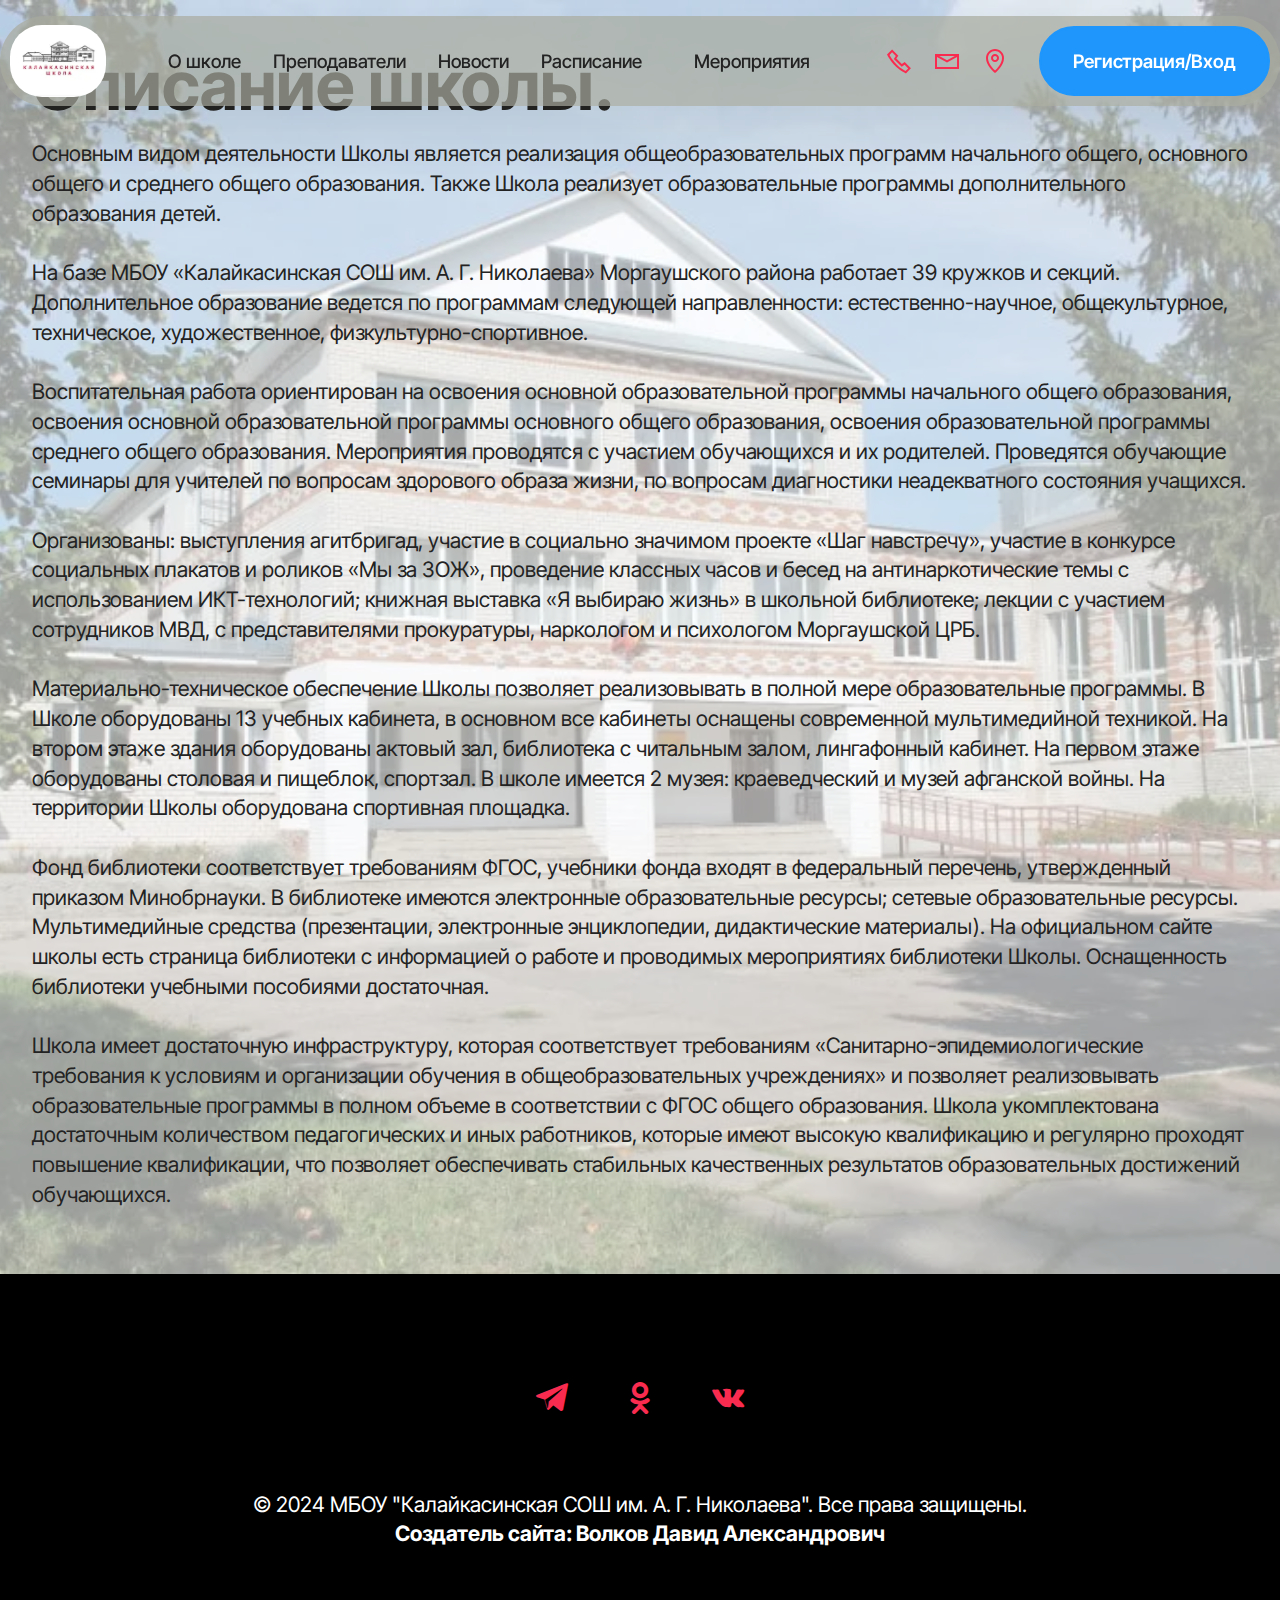
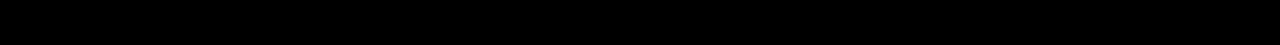
<file: page2.html>
<!DOCTYPE html>
<html  >
<head>
  <meta charset="UTF-8">
  <meta http-equiv="X-UA-Compatible" content="IE=edge">
  <meta name="generator" content="Mobirise v5.9.17, mobirise.com">
  <meta name="viewport" content="width=device-width, initial-scale=1, minimum-scale=1">
  <link rel="shortcut icon" href="assets/images/s255uk99qws-215x235.webp" type="image/x-icon">
  <meta name="description" content="">
  
  
  <title>Описание школы</title>
  <link rel="stylesheet" href="assets/web/assets/mobirise-icons2/mobirise2.css">
  <link rel="stylesheet" href="assets/bootstrap/css/bootstrap.min.css">
  <link rel="stylesheet" href="assets/bootstrap/css/bootstrap-grid.min.css">
  <link rel="stylesheet" href="assets/bootstrap/css/bootstrap-reboot.min.css">
  <link rel="stylesheet" href="assets/parallax/jarallax.css">
  <link rel="stylesheet" href="assets/dropdown/css/style.css">
  <link rel="stylesheet" href="assets/socicon/css/styles.css">
  <link rel="stylesheet" href="assets/theme/css/style.css">
  <link rel="preload" href="https://fonts.googleapis.com/css2?family=Inter+Tight:wght@400;700&display=swap&display=swap" as="style" onload="this.onload=null;this.rel='stylesheet'">
  <noscript><link rel="stylesheet" href="https://fonts.googleapis.com/css2?family=Inter+Tight:wght@400;700&display=swap&display=swap"></noscript>
  <link rel="preload" as="style" href="assets/mobirise/css/mbr-additional.css?v=7tS9ED"><link rel="stylesheet" href="assets/mobirise/css/mbr-additional.css?v=7tS9ED" type="text/css">

  
  
  
</head>
<body>
  
  <section data-bs-version="5.1" class="menu menu2 cid-u7n6kYG43d" once="menu" id="menu02-f">
	

	<nav class="navbar navbar-dropdown navbar-fixed-top navbar-expand-lg">
		<div class="container">
			<div class="navbar-brand">
				<span class="navbar-logo">
					<a href="index.html">
						<img src="assets/images/s255uk99qws-215x235.webp" alt="Калайкассы" style="height: 4.5rem;">
					</a>
				</span>
				
			</div>
			<button class="navbar-toggler" type="button" data-toggle="collapse" data-bs-toggle="collapse" data-target="#navbarSupportedContent" data-bs-target="#navbarSupportedContent" aria-controls="navbarNavAltMarkup" aria-expanded="false" aria-label="Toggle navigation">
				<div class="hamburger">
					<span></span>
					<span></span>
					<span></span>
					<span></span>
				</div>
			</button>
			<div class="collapse navbar-collapse" id="navbarSupportedContent">
				<ul class="navbar-nav nav-dropdown" data-app-modern-menu="true"><li class="nav-item">
						<a class="nav-link link text-black text-primary display-4" href="page2.html">О школе</a>
					</li>
					<li class="nav-item">
						<a class="nav-link link text-black text-primary display-4" href="page1.html" aria-expanded="false">Преподаватели</a>
					</li>
					<li class="nav-item">
						<a class="nav-link link text-black text-primary display-4" href="page3.html">Новости</a>
					</li><li class="nav-item"><a class="nav-link link text-black text-primary display-4" href="page4.html">Расписание&nbsp;</a></li>
						<a class="nav-link link text-black text-primary display-4" href="page5.html">Мероприятия</a>
					</li></ul>
				<div class="icons-menu">
					<a class="iconfont-wrapper" href="tel:+7(835)416-52-53">
						<span class="p-2 mbr-iconfont mobi-mbri-phone mobi-mbri"></span>
					</a>
					<a class="iconfont-wrapper" href="mailto:kalai_school@mail.ru">
						<span class="p-2 mbr-iconfont mobi-mbri-letter mobi-mbri"></span>
					</a>
					<a class="iconfont-wrapper" href="https://yandex.ru/maps/-/CDF2yDMg" target="_blank">
						<span class="p-2 mbr-iconfont mobi-mbri-map-pin mobi-mbri"></span>
					</a>
					
				</div>
				<div class="navbar-buttons mbr-section-btn"><a class="btn btn-primary display-4" href="index2.html">Регистрация/Вход</a></div>
			</div>
		</div>
	</nav>
</section>

<section data-bs-version="5.1" class="header2 cid-u7nuHtFq2I mbr-fullscreen mbr-parallax-background" id="header2-i">

    

    
    <div class="mbr-overlay" style="opacity: 0.6; background-color: rgb(255, 255, 255);"></div>

    <div class="container-fluid">
        <div class="row">
            <div class="col-12 col-lg-12">
                <h1 class="mbr-section-title mbr-fonts-style mb-3 display-1"><strong>Описание школы.</strong></h1>
                
                <p class="mbr-text mbr-fonts-style display-7">Основным видом деятельности Школы является реализация общеобразовательных программ начального общего, основного общего и среднего общего образования. Также Школа реализует образовательные программы дополнительного образования детей.
<br>
<br>На базе МБОУ «Калайкасинская СОШ им. А. Г. Николаева» Моргаушского района работает 39 кружков и секций. Дополнительное образование ведется по программам следующей направленности: естественно-научное, общекультурное, техническое, художественное, физкультурно-спортивное. 
<br>
<br>Воспитательная работа ориентирован на освоения основной образовательной программы начального общего образования, освоения основной образовательной программы основного общего образования, освоения образовательной программы среднего общего образования. Мероприятия проводятся с участием обучающихся и их родителей. Проведятся обучающие семинары для учителей по вопросам здорового образа жизни, по вопросам диагностики неадекватного состояния учащихся.
<br>
<br>Организованы: выступления агитбригад, участие в социально значимом проекте «Шаг навстречу», участие в конкурсе социальных плакатов и роликов «Мы за ЗОЖ», проведение классных часов и бесед на антинаркотические темы с использованием ИКТ-технологий; книжная выставка «Я выбираю жизнь» в школьной библиотеке; лекции с участием сотрудников МВД, с представителями прокуратуры, наркологом и психологом Моргаушской ЦРБ.
<br>
<br>Материально-техническое обеспечение Школы позволяет реализовывать в полной мере образовательные программы. В Школе оборудованы 13 учебных кабинета, в основном все кабинеты оснащены современной мультимедийной техникой. На втором этаже здания оборудованы актовый зал, библиотека с читальным залом, лингафонный кабинет. На первом этаже оборудованы столовая и пищеблок, спортзал. В школе имеется 2 музея: краеведческий и музей афганской войны. На территории Школы оборудована спортивная площадка.
<br>
<br>Фонд библиотеки соответствует требованиям ФГОС, учебники фонда входят в федеральный перечень, утвержденный приказом Минобрнауки. В библиотеке имеются электронные образовательные ресурсы; сетевые образовательные ресурсы. Мультимедийные средства (презентации, электронные энциклопедии, дидактические материалы). На официальном сайте школы есть страница библиотеки с информацией о работе и проводимых мероприятиях библиотеки Школы. Оснащенность библиотеки учебными пособиями достаточная.
<br>
<br>Школа имеет достаточную инфраструктуру, которая соответствует требованиям «Санитарно-эпидемиологические требования к условиям и организации обучения в общеобразовательных учреждениях» и позволяет реализовывать образовательные программы в полном объеме в соответствии с ФГОС общего образования. Школа укомплектована достаточным количеством педагогических и иных работников, которые имеют высокую квалификацию и регулярно проходят повышение квалификации, что позволяет обеспечивать стабильных качественных результатов образовательных достижений обучающихся.</p>
                
            </div>
        </div>
    </div>
</section>

<section data-bs-version="5.1" class="footer3 cid-u7n6kYKmmO" once="footers" id="footer03-h">

        

    


            <div class="col-12 mt-4">
                <div class="social-row">
                    <div class="soc-item">
                        <a href="https://tm.ru" target="_blank">
                            <span class="mbr-iconfont display-7 socicon-telegram socicon"></span>
                        </a>
                    </div>
                    <div class="soc-item">
                        <a href="https://ok.ru/group/61213566173393/topics" target="_blank">
                            <span class="mbr-iconfont socicon-odnoklassniki socicon"></span>
                        </a>
                    </div>
                    <div class="soc-item">
                        <a href="https://vk.com/kalai_school" target="_blank">
                            <span class="mbr-iconfont socicon-vkontakte socicon"></span>
                        </a>
                    </div>
                    
                    
                </div>
            </div>
            <div class="col-12 mt-5">
                <p class="mbr-fonts-style copyright display-7">© 2024 МБОУ "Калайкасинская СОШ им. А. Г. Николаева". Все права защищены.<br><strong>Создатель сайта: Волков Давид Александрович</strong></p>
            </div>
        </div>
    </div>
  
  
</body>
</html>
</file>
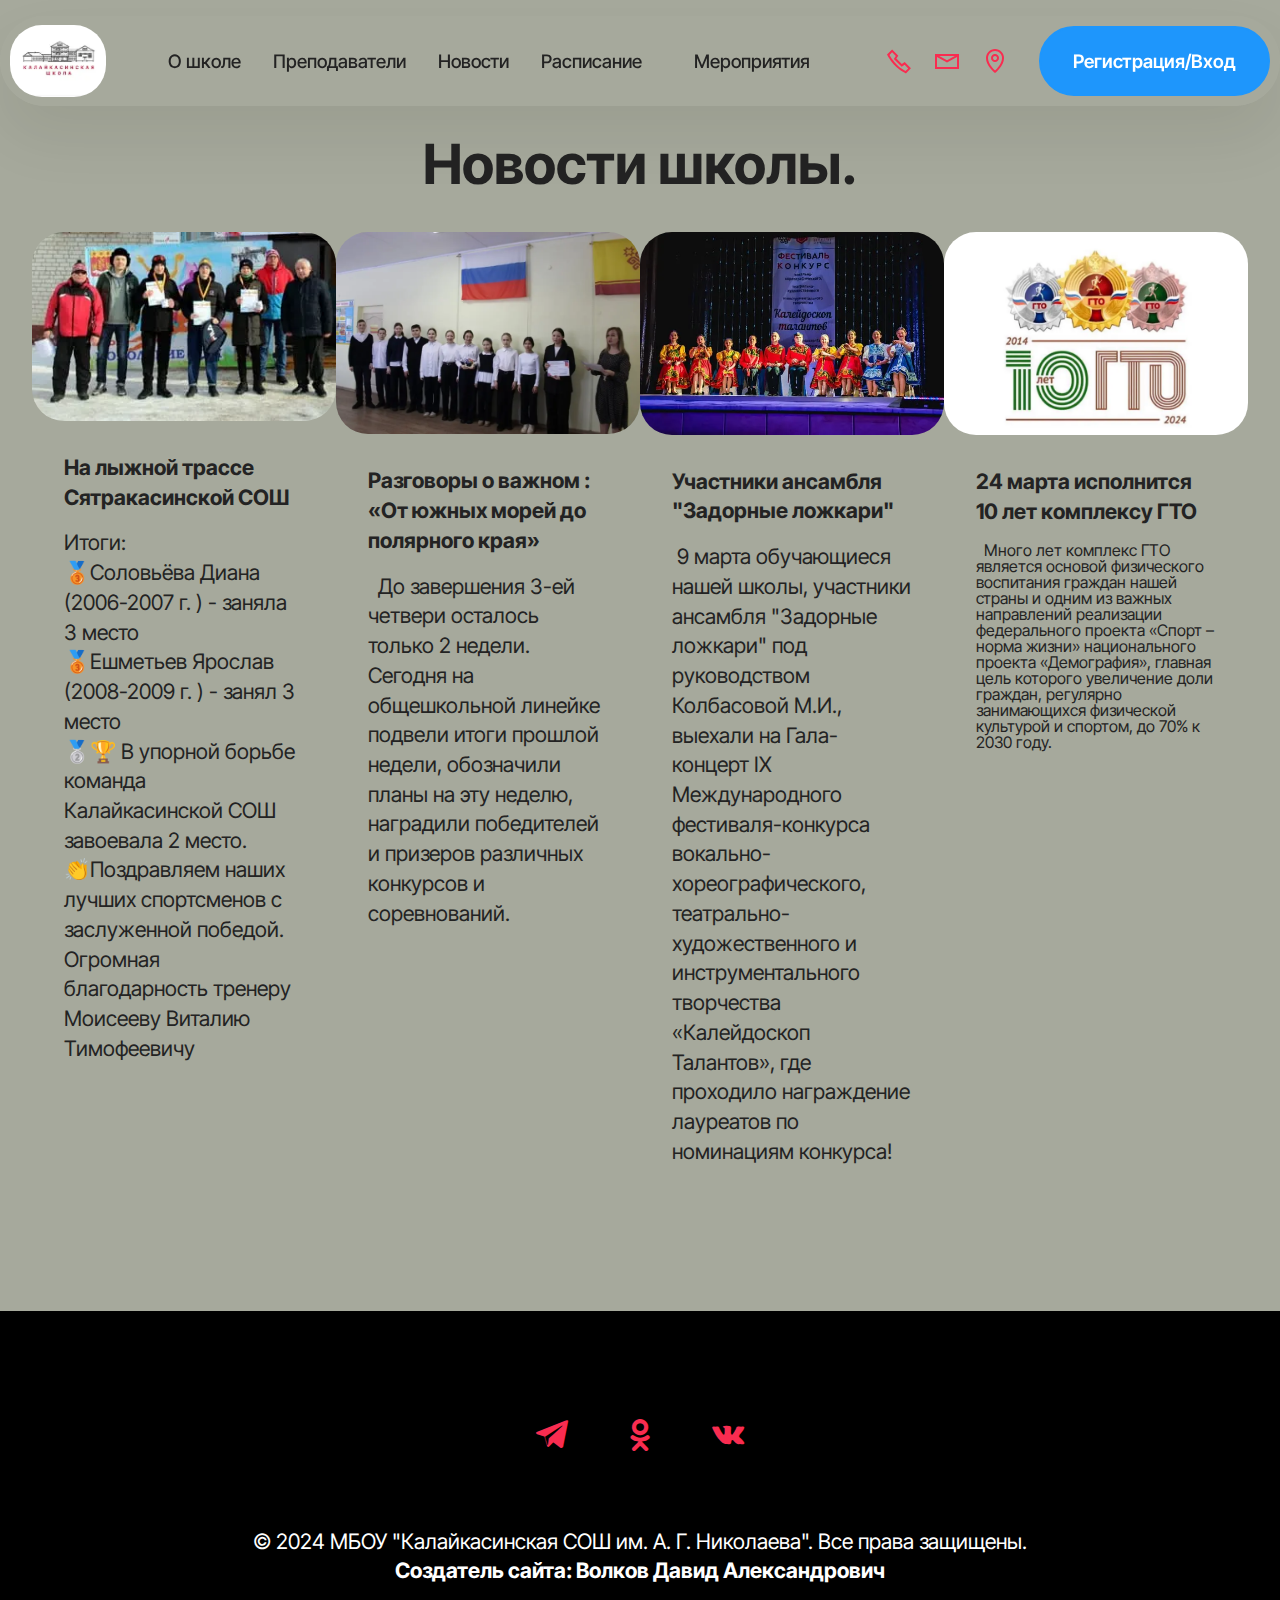
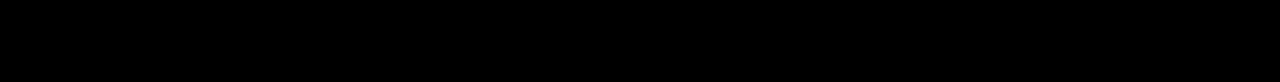
<file: page3.html>
<!DOCTYPE html>
<html  >
<head>
  <meta charset="UTF-8">
  <meta http-equiv="X-UA-Compatible" content="IE=edge">
  <meta name="generator" content="Mobirise v5.9.17, mobirise.com">
  <meta name="viewport" content="width=device-width, initial-scale=1, minimum-scale=1">
  <link rel="shortcut icon" href="assets/images/s255uk99qws-215x235.webp" type="image/x-icon">
  <meta name="description" content="Новости Калайкасинской Школы">
  
  
  <title>Новости</title>
  <link rel="stylesheet" href="assets/web/assets/mobirise-icons2/mobirise2.css">
  <link rel="stylesheet" href="assets/bootstrap/css/bootstrap.min.css">
  <link rel="stylesheet" href="assets/bootstrap/css/bootstrap-grid.min.css">
  <link rel="stylesheet" href="assets/bootstrap/css/bootstrap-reboot.min.css">
  <link rel="stylesheet" href="assets/dropdown/css/style.css">
  <link rel="stylesheet" href="assets/socicon/css/styles.css">
  <link rel="stylesheet" href="assets/theme/css/style.css">
  <link rel="preload" href="https://fonts.googleapis.com/css2?family=Inter+Tight:wght@400;700&display=swap&display=swap" as="style" onload="this.onload=null;this.rel='stylesheet'">
  <noscript><link rel="stylesheet" href="https://fonts.googleapis.com/css2?family=Inter+Tight:wght@400;700&display=swap&display=swap"></noscript>
  <link rel="preload" as="style" href="assets/mobirise/css/mbr-additional.css?v=sYPE8I"><link rel="stylesheet" href="assets/mobirise/css/mbr-additional.css?v=sYPE8I" type="text/css">

  
  
  
</head>
<body>
  
  <section data-bs-version="5.1" class="menu menu2 cid-u7n6kYG43d" once="menu" id="menu02-j">
	

	<nav class="navbar navbar-dropdown navbar-fixed-top navbar-expand-lg">
		<div class="container">
			<div class="navbar-brand">
				<span class="navbar-logo">
					<a href="index.html">
						<img src="assets/images/s255uk99qws-215x235.webp" alt="Калайкассы" style="height: 4.5rem;">
					</a>
				</span>
				
			</div>
			<button class="navbar-toggler" type="button" data-toggle="collapse" data-bs-toggle="collapse" data-target="#navbarSupportedContent" data-bs-target="#navbarSupportedContent" aria-controls="navbarNavAltMarkup" aria-expanded="false" aria-label="Toggle navigation">
				<div class="hamburger">
					<span></span>
					<span></span>
					<span></span>
					<span></span>
				</div>
			</button>
			<div class="collapse navbar-collapse" id="navbarSupportedContent">
				<ul class="navbar-nav nav-dropdown" data-app-modern-menu="true"><li class="nav-item">
						<a class="nav-link link text-black text-primary display-4" href="page2.html">О школе</a>
					</li>
					<li class="nav-item">
						<a class="nav-link link text-black text-primary display-4" href="page1.html" aria-expanded="false">Преподаватели</a>
					</li>
					<li class="nav-item">
						<a class="nav-link link text-black text-primary display-4" href="page3.html">Новости</a>
					</li><li class="nav-item"><a class="nav-link link text-black text-primary display-4" href="page4.html">Расписание&nbsp;</a></li>
						<a class="nav-link link text-black text-primary display-4" href="page5.html">Мероприятия</a>
					</li></ul>
				<div class="icons-menu">
					<a class="iconfont-wrapper" href="tel:+7(835)416-52-53">
						<span class="p-2 mbr-iconfont mobi-mbri-phone mobi-mbri"></span>
					</a>
					<a class="iconfont-wrapper" href="mailto:kalai_school@mail.ru">
						<span class="p-2 mbr-iconfont mobi-mbri-letter mobi-mbri"></span>
					</a>
					<a class="iconfont-wrapper" href="https://yandex.ru/maps/-/CDF2yDMg" target="_blank">
						<span class="p-2 mbr-iconfont mobi-mbri-map-pin mobi-mbri"></span>
					</a>
					
				</div>
				<div class="navbar-buttons mbr-section-btn"><a class="btn btn-primary display-4" href="index2.html">Регистрация/Вход</a></div>
			</div>
		</div>
	</nav>
</section>

<section data-bs-version="5.1" class="gallery3 cid-u7nvp1KjrZ" id="gallery3-m">
    
    
    <div class="container-fluid">
        <div class="mbr-section-head">
            <h4 class="mbr-section-title mbr-fonts-style align-center mb-0 display-2"><strong>Новости школы.</strong></h4>
            
        </div>
        <div class="row mt-4">
            <div class="item features-image сol-12 col-md-6 col-lg-3">
                <div class="item-wrapper">
                    <div class="item-img">
                        <img src="assets/images/iybnkhuna4u-sm-320x199.webp" alt="Лыжня">
                    </div>
                    <div class="item-content">
                        <h5 class="item-title mbr-fonts-style display-7"><strong>На лыжной трассе Сятракасинской СОШ</strong></h5>
                        
                        <p class="mbr-text mbr-fonts-style mt-3 display-7">Итоги:
<br>🥉Соловьёва Диана (2006-2007 г. ) - заняла 3 место
<br>🥉Ешметьев Ярослав (2008-2009 г. ) - занял 3 место
<br>🥈🏆 В упорной борьбе команда Калайкасинской СОШ завоевала 2 место.
<br>👏Поздравляем наших лучших спортсменов с заслуженной победой. Огромная благодарность тренеру Моисееву Виталию Тимофеевичу</p>
                    </div>
                    
                </div>
            </div>
            <div class="item features-image сol-12 col-md-6 col-lg-3">
                <div class="item-wrapper">
                    <div class="item-img">
                        <img src="assets/images/yp4nydiyebs-md-728x485.webp" alt="Разговор о важном">
                    </div>
                    <div class="item-content">
                        <h5 class="item-title mbr-fonts-style display-7"><strong>Разговоры о важном : «От южных морей до полярного края»</strong></h5>
                        
                        <p class="mbr-text mbr-fonts-style mt-3 display-7">&nbsp; До завершения 3-ей четвери осталось только 2 недели. Сегодня на общешкольной линейке подвели итоги прошлой недели, обозначили планы на эту неделю, наградили победителей и призеров различных конкурсов и соревнований.</p>
                    </div>
                    
                </div>
            </div>
            <div class="item features-image сol-12 col-md-6 col-lg-3">
                <div class="item-wrapper">
                    <div class="item-img">
                        <img src="assets/images/u6xebcsefpm-md-604x403.webp" alt="Ансамбль">
                    </div>
                    <div class="item-content">
                        <h5 class="item-title mbr-fonts-style display-7"><strong>Участники ансамбля "Задорные ложкари"</strong></h5>
                        
                        <p class="mbr-text mbr-fonts-style mt-3 display-7">&nbsp;9 марта обучающиеся нашей школы, участники ансамбля "Задорные ложкари" под руководством Колбасовой М.И., выехали на Гала-концерт IX Международного фестиваля-конкурса вокально-хореографического, театрально-художественного и инструментального творчества «Калейдоскоп Талантов», где проходило награждение лауреатов по номинациям конкурса!</p>
                    </div>
                    
                </div>
            </div>
            <div class="item features-image сol-12 col-md-6 col-lg-3">
                <div class="item-wrapper">
                    <div class="item-img">
                        <img src="assets/images/photo-2024-03-06-09-32-50-md-md-md-728x486.webp" alt="ГТО" title="">
                    </div>
                    <div class="item-content">
                        <h5 class="item-title mbr-fonts-style display-7"><strong>24 марта исполнится 10 лет комплексу ГТО</strong></h5>
                        
                        <p class="mbr-text mbr-fonts-style mt-3 display-7"></p><p>&nbsp;&nbsp;Много лет комплекс ГТО является основой физического воспитания граждан нашей страны и одним из важных направлений реализации федерального проекта «Спорт – норма жизни» национального проекта «Демография», главная цель которого увеличение доли граждан, регулярно занимающихся физической культурой и спортом, до 70% к 2030 году.<br></p><p></p>
                    </div>
                    
                </div>
            </div>
        </div>
    </div>
</section>

<section data-bs-version="5.1" class="footer3 cid-u7n6kYKmmO" once="footers" id="footer03-l">

        

    



            <div class="col-12 mt-4">
                <div class="social-row">
                    <div class="soc-item">
                        <a href="https://tm.ru" target="_blank">
                            <span class="mbr-iconfont display-7 socicon-telegram socicon"></span>
                        </a>
                    </div>
                    <div class="soc-item">
                        <a href="https://ok.ru/group/61213566173393/topics" target="_blank">
                            <span class="mbr-iconfont socicon-odnoklassniki socicon"></span>
                        </a>
                    </div>
                    <div class="soc-item">
                        <a href="https://vk.com/kalai_school" target="_blank">
                            <span class="mbr-iconfont socicon-vkontakte socicon"></span>
                        </a>
                    </div>
                    
                    
                </div>
            </div>
            <div class="col-12 mt-5">
                <p class="mbr-fonts-style copyright display-7">© 2024 МБОУ "Калайкасинская СОШ им. А. Г. Николаева". Все права защищены.<br><strong>Создатель сайта: Волков Давид Александрович</strong></p>
            </div>
        </div>
    </div>
  
  
</body>
</html>
</file>
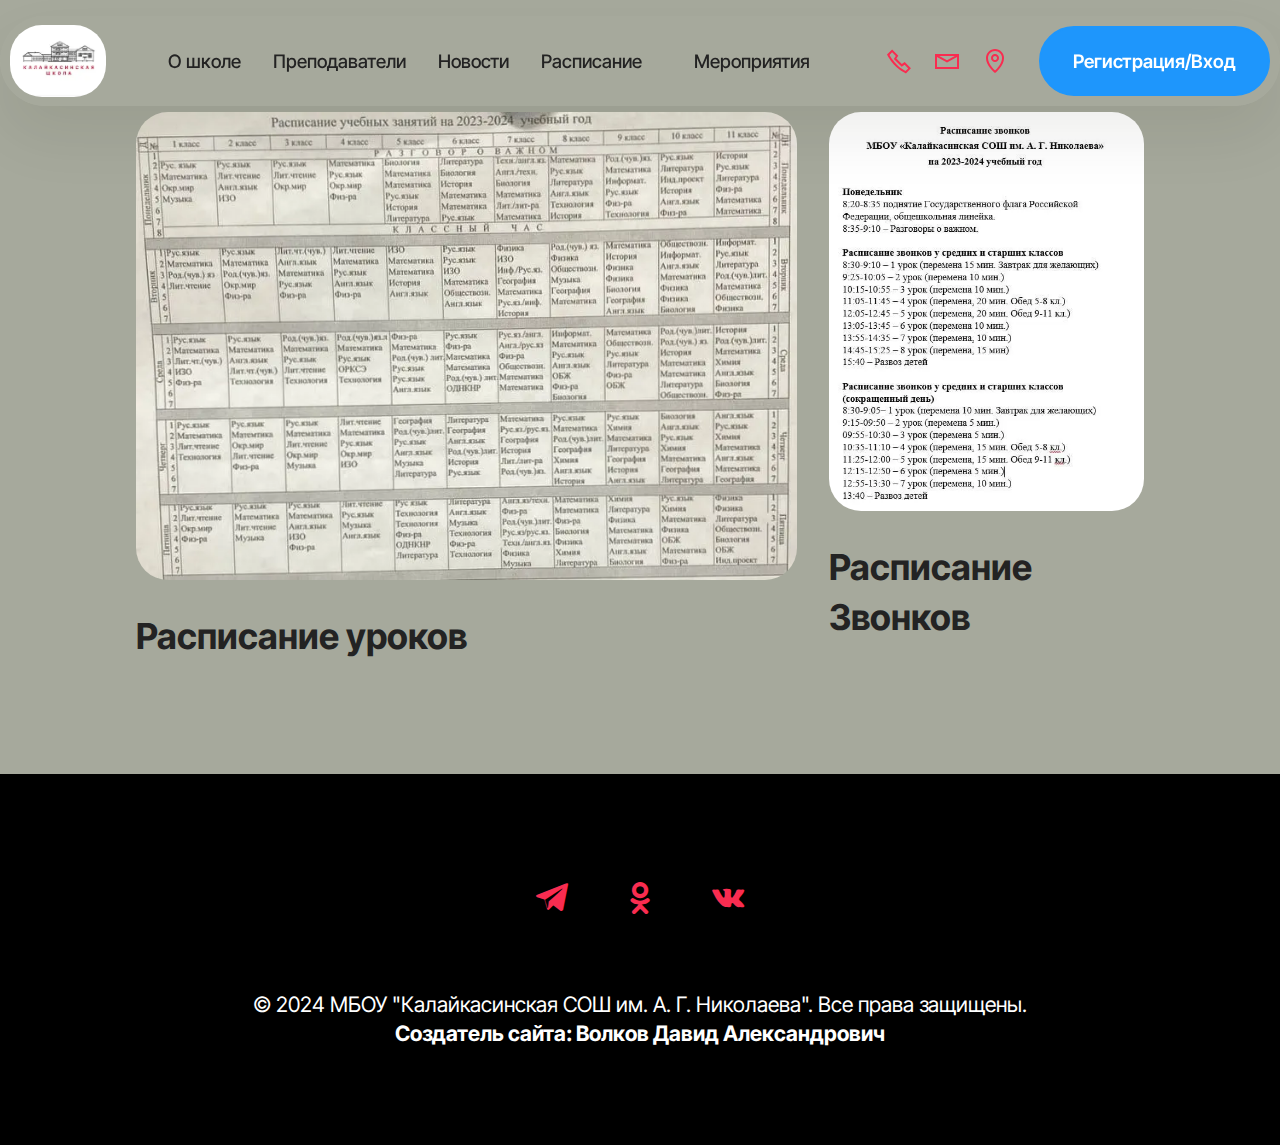
<file: page4.html>
<!DOCTYPE html>
<html  >
<head>
  <meta charset="UTF-8">
  <meta http-equiv="X-UA-Compatible" content="IE=edge">
  <meta name="viewport" content="width=device-width, initial-scale=1, minimum-scale=1">
  <link rel="shortcut icon" href="assets/images/s255uk99qws-215x235.webp" type="image/x-icon">
  <meta name="description" content="">
  
  
  <title>Расписание</title>
  <link rel="stylesheet" href="assets/web/assets/mobirise-icons2/mobirise2.css">
  <link rel="stylesheet" href="assets/bootstrap/css/bootstrap.min.css">
  <link rel="stylesheet" href="assets/bootstrap/css/bootstrap-grid.min.css">
  <link rel="stylesheet" href="assets/bootstrap/css/bootstrap-reboot.min.css">
  <link rel="stylesheet" href="assets/dropdown/css/style.css">
  <link rel="stylesheet" href="assets/socicon/css/styles.css">
  <link rel="stylesheet" href="assets/theme/css/style.css">
  <link rel="preload" href="https://fonts.googleapis.com/css2?family=Inter+Tight:wght@400;700&display=swap&display=swap" as="style" onload="this.onload=null;this.rel='stylesheet'">
  <noscript><link rel="stylesheet" href="https://fonts.googleapis.com/css2?family=Inter+Tight:wght@400;700&display=swap&display=swap"></noscript>
  <link rel="preload" as="style" href="assets/mobirise/css/mbr-additional.css?v=xmmmcm"><link rel="stylesheet" href="assets/mobirise/css/mbr-additional.css?v=xmmmcm" type="text/css">

  
  
  
</head>
<body>
  
  <section data-bs-version="5.1" class="menu menu2 cid-u7n6kYG43d" once="menu" id="menu02-x">
	

	<nav class="navbar navbar-dropdown navbar-fixed-top navbar-expand-lg">
		<div class="container">
			<div class="navbar-brand">
				<span class="navbar-logo">
					<a href="index.html">
						<img src="assets/images/s255uk99qws-215x235.webp" alt="Калайкассы" style="height: 4.5rem;">
					</a>
				</span>
				
			</div>
			<button class="navbar-toggler" type="button" data-toggle="collapse" data-bs-toggle="collapse" data-target="#navbarSupportedContent" data-bs-target="#navbarSupportedContent" aria-controls="navbarNavAltMarkup" aria-expanded="false" aria-label="Toggle navigation">
				<div class="hamburger">
					<span></span>
					<span></span>
					<span></span>
					<span></span>
				</div>
			</button>
			<div class="collapse navbar-collapse" id="navbarSupportedContent">
				<ul class="navbar-nav nav-dropdown" data-app-modern-menu="true"><li class="nav-item">
						<a class="nav-link link text-black text-primary display-4" href="page2.html">О школе</a>
					</li>
					<li class="nav-item">
						<a class="nav-link link text-black text-primary display-4" href="page1.html" aria-expanded="false">Преподаватели</a>
					</li>
					<li class="nav-item">
						<a class="nav-link link text-black text-primary display-4" href="page3.html">Новости</a>
					</li><li class="nav-item"><a class="nav-link link text-black text-primary display-4" href="page4.html">Расписание&nbsp;</a></li>
						<a class="nav-link link text-black text-primary display-4" href="page5.html">Мероприятия</a>
					</li></ul>
				<div class="icons-menu">
					<a class="iconfont-wrapper" href="tel:+7(835)416-52-53">
						<span class="p-2 mbr-iconfont mobi-mbri-phone mobi-mbri"></span>
					</a>
					<a class="iconfont-wrapper" href="mailto:kalai_school@mail.ru">
						<span class="p-2 mbr-iconfont mobi-mbri-letter mobi-mbri"></span>
					</a>
					<a class="iconfont-wrapper" href="https://yandex.ru/maps/-/CDF2yDMg" target="_blank">
						<span class="p-2 mbr-iconfont mobi-mbri-map-pin mobi-mbri"></span>
					</a>
					
				</div>
				<div class="navbar-buttons mbr-section-btn"><a class="btn btn-primary display-4" href="index2.html">Регистрация/Вход</a></div>
			</div>
		</div>
	</nav>
</section>

<section data-bs-version="5.1" class="image02 cid-u7u3rpj7xD" id="image02-z">
  
  
  
  <div class="container-fluid">
    <div class="row">
      <div class="col-12 col-lg-10">
        <div class="row">
          <div class="col-12 col-lg-8">
            <div class="img-item">
              <img class="w-100 mb-4" src="assets/images/photo-2024-03-20-16-14-49-775x548.webp" alt="Уроки">
              <h5 class="mbr-fonts-style mb-3 display-5"><strong>Расписание уроков</strong></h5>
              
            </div>
          </div>
          <div class="col-12 col-lg">
            <div class="img-item">
              <img class="w-100 mb-4" src="assets/images/photo-2024-03-19-18-55-52-538x683.webp" alt="Расписание звонков">
              <h5 class="mbr-fonts-style mb-3 display-5"><strong>Расписание Звонков</strong></h5>
              
            </div>
          </div>
        </div>
      </div>
    </div>
  </div>
</section>

<section data-bs-version="5.1" class="footer3 cid-u7n6kYKmmO" once="footers" id="footer03-y">

        

    

    <div class="container">
        <div class="row">
            <div class="row-links">
                <ul class="header-menu">
           
              </div>

            <div class="col-12 mt-4">
                <div class="social-row">
                    <div class="soc-item">
                        <a href="https://tm.ru" target="_blank">
                            <span class="mbr-iconfont display-7 socicon-telegram socicon"></span>
                        </a>
                    </div>
                    <div class="soc-item">
                        <a href="https://ok.ru/group/61213566173393/topics" target="_blank">
                            <span class="mbr-iconfont socicon-odnoklassniki socicon"></span>
                        </a>
                    </div>
                    <div class="soc-item">
                        <a href="https://vk.com/kalai_school" target="_blank">
                            <span class="mbr-iconfont socicon-vkontakte socicon"></span>
                        </a>
                    </div>
                    
                    
                </div>
            </div>
            <div class="col-12 mt-5">
                <p class="mbr-fonts-style copyright display-7">© 2024 МБОУ "Калайкасинская СОШ им. А. Г. Николаева". Все права защищены.<br><strong>Создатель сайта: Волков Давид Александрович</strong></p>
            </div>
        </div>
    </div>
  
  
</body>
</html>
</file>
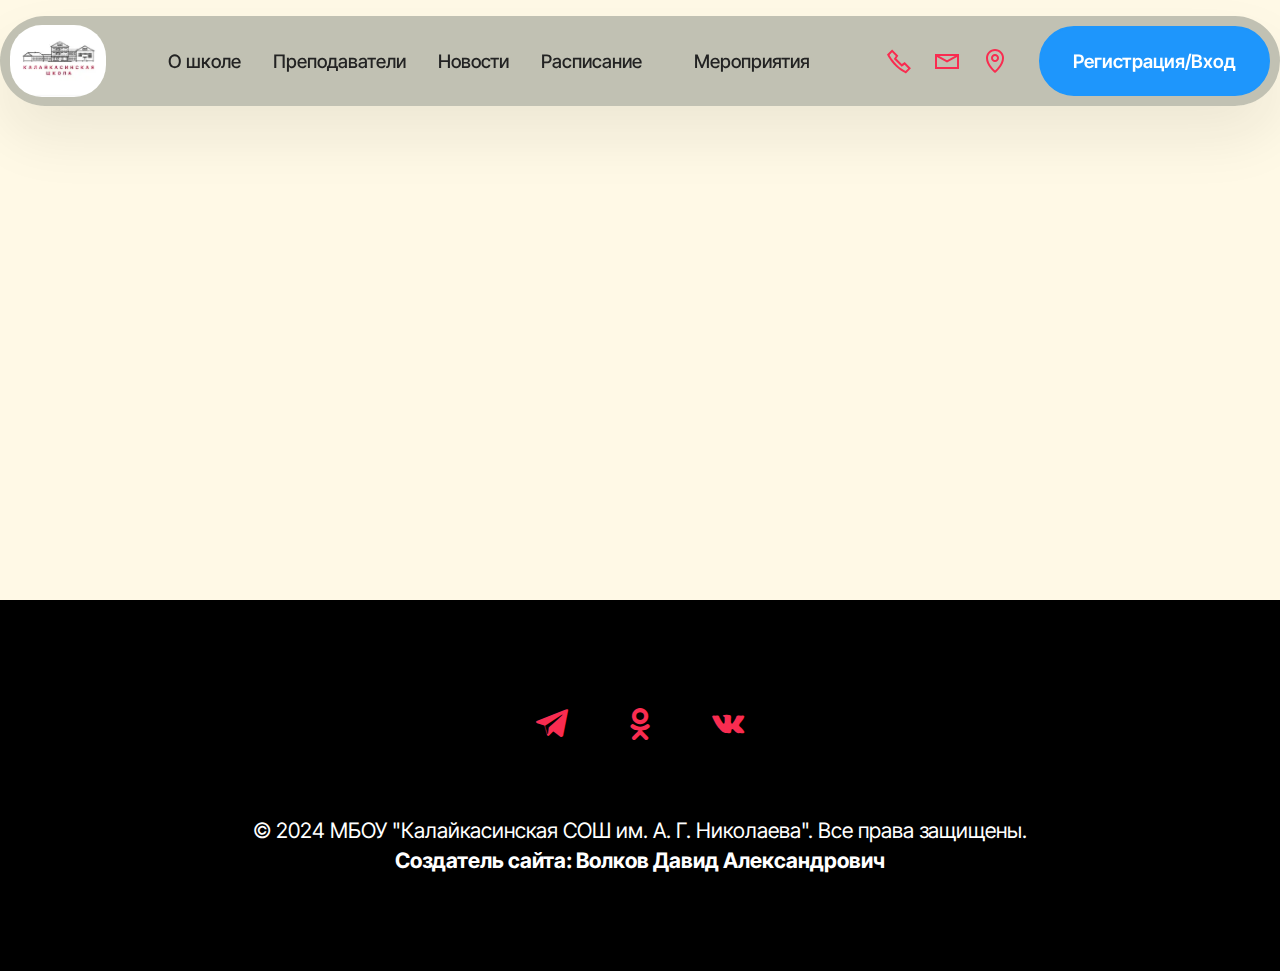
<file: page5.html>
<!DOCTYPE html>
<html  >
<head>

  <meta charset="UTF-8">
  <meta http-equiv="X-UA-Compatible" content="IE=edge">
  <meta name="generator" content="Mobirise v5.9.17, mobirise.com">
  <meta name="viewport" content="width=device-width, initial-scale=1, minimum-scale=1">
  <link rel="shortcut icon" href="assets/images/s255uk99qws-215x235.webp" type="image/x-icon">
  <meta name="description" content="Мероприятия ">
  
  
  <title>Мероприятия</title>
  <link rel="stylesheet" href="assets/web/assets/mobirise-icons2/mobirise2.css">
  <link rel="stylesheet" href="assets/bootstrap/css/bootstrap.min.css">
  <link rel="stylesheet" href="assets/bootstrap/css/bootstrap-grid.min.css">
  <link rel="stylesheet" href="assets/bootstrap/css/bootstrap-reboot.min.css">
  <link rel="stylesheet" href="assets/dropdown/css/style.css">
  <link rel="stylesheet" href="assets/socicon/css/styles.css">
  <link rel="stylesheet" href="assets/theme/css/style.css">
  <link rel="preload" href="https://fonts.googleapis.com/css2?family=Inter+Tight:wght@400;700&display=swap&display=swap" as="style" onload="this.onload=null;this.rel='stylesheet'">
  <noscript><link rel="stylesheet" href="https://fonts.googleapis.com/css2?family=Inter+Tight:wght@400;700&display=swap&display=swap"></noscript>
  <link rel="preload" as="style" href="assets/mobirise/css/mbr-additional.css?v=ju2ANy"><link rel="stylesheet" href="assets/mobirise/css/mbr-additional.css?v=ju2ANy" type="text/css">

  
  
  
</head>
<body>
    <iframe src="https://calendar.google.com/calendar/embed?src=volkovdavid200%40gmail.com&ctz=Europe%2FMoscow" style="border: 0" width="800" height="600" frameborder="0" scrolling="no"></iframe>
  <section data-bs-version="5.1" class="menu menu2 cid-u7n6kYG43d" once="menu" id="menu02-16">
	

	<nav class="navbar navbar-dropdown navbar-fixed-top navbar-expand-lg">
		<div class="container">
			<div class="navbar-brand">
				<span class="navbar-logo">
					<a href="index.html">
						<img src="assets/images/s255uk99qws-215x235.webp" alt="Калайкассы" style="height: 4.5rem;">
					</a>
				</span>
				
			</div>
			<button class="navbar-toggler" type="button" data-toggle="collapse" data-bs-toggle="collapse" data-target="#navbarSupportedContent" data-bs-target="#navbarSupportedContent" aria-controls="navbarNavAltMarkup" aria-expanded="false" aria-label="Toggle navigation">
				<div class="hamburger">
					<span></span>
					<span></span>
					<span></span>
					<span></span>
				</div>
			</button>
			<div class="collapse navbar-collapse" id="navbarSupportedContent">
				<ul class="navbar-nav nav-dropdown" data-app-modern-menu="true"><li class="nav-item">
						<a class="nav-link link text-black text-primary display-4" href="page2.html">О школе</a>
					</li>
					<li class="nav-item">
						<a class="nav-link link text-black text-primary display-4" href="page1.html" aria-expanded="false">Преподаватели</a>
					</li>
					<li class="nav-item">
						<a class="nav-link link text-black text-primary display-4" href="page3.html">Новости</a>
					</li><li class="nav-item"><a class="nav-link link text-black text-primary display-4" href="page4.html">Расписание&nbsp;</a></li>
						<a class="nav-link link text-black text-primary display-4" href="page5.html">Мероприятия</a></ul>
				<div class="icons-menu">
					<a class="iconfont-wrapper" href="tel:+7(835)416-52-53">
						<span class="p-2 mbr-iconfont mobi-mbri-phone mobi-mbri"></span>
					</a>
					<a class="iconfont-wrapper" href="mailto:kalai_school@mail.ru">
						<span class="p-2 mbr-iconfont mobi-mbri-letter mobi-mbri"></span>
					</a>
					<a class="iconfont-wrapper" href="https://yandex.ru/maps/-/CDF2yDMg" target="_blank">
						<span class="p-2 mbr-iconfont mobi-mbri-map-pin mobi-mbri"></span>
					</a>
					
				</div>
				<div class="navbar-buttons mbr-section-btn"><a class="btn btn-primary display-4" href="index2.html">Регистрация/Вход</a></div>
			</div>
		</div>
	</nav>
</section>

<section data-bs-version="5.1" class="footer3 cid-u7n6kYKmmO" once="footers" id="footer03-17">

        

    

    <div class="container">
        <div class="row">
         

            <div class="col-12 mt-4">
                <div class="social-row">
                    <div class="soc-item">
                        <a href="https://tm.ru" target="_blank">
                            <span class="mbr-iconfont display-7 socicon-telegram socicon"></span>
                        </a>
                    </div>
                    <div class="soc-item">
                        <a href="https://ok.ru/group/61213566173393/topics" target="_blank">
                            <span class="mbr-iconfont socicon-odnoklassniki socicon"></span>
                        </a>
                    </div>
                    <div class="soc-item">
                        <a href="https://vk.com/kalai_school" target="_blank">
                            <span class="mbr-iconfont socicon-vkontakte socicon"></span>
                        </a>
                    </div>
                    
                    
                </div>
            </div>
            <div class="col-12 mt-5">
                <p class="mbr-fonts-style copyright display-7">© 2024 МБОУ "Калайкасинская СОШ им. А. Г. Николаева". Все права защищены.<br><strong>Создатель сайта: Волков Давид Александрович</strong></p>
            </div>
        </div>
    </div>
  
  
</body>
</html>
</file>
<file: assets/web/assets/mobirise-icons2/mobirise2.css>
@font-face {
  font-family: 'Moririse2';
  font-display: swap;
  src:  url('mobirise2.eot?f2bix4');
  src:  url('mobirise2.eot?f2bix4#iefix') format('embedded-opentype'),
    url('mobirise2.ttf?f2bix4') format('truetype'),
    url('mobirise2.woff?f2bix4') format('woff'),
    url('mobirise2.svg?f2bix4#mobirise2') format('svg');
  font-weight: normal;
  font-style: normal;
}

[class^="mobi-"], [class*=" mobi-"] {
  /* use !important to prevent issues with browser extensions that change fonts */
  font-family: 'Moririse2' !important;
  speak: none;
  font-style: normal;
  font-weight: normal;
  font-variant: normal;
  text-transform: none;
  line-height: 1;

  /* Better Font Rendering =========== */
  -webkit-font-smoothing: antialiased;
  -moz-osx-font-smoothing: grayscale;
}

.mobi-mbri-add-submenu:before {
  content: "\e900";
}
.mobi-mbri-alert:before {
  content: "\e901";
}
.mobi-mbri-align-center:before {
  content: "\e902";
}
.mobi-mbri-align-justify:before {
  content: "\e903";
}
.mobi-mbri-align-left:before {
  content: "\e904";
}
.mobi-mbri-align-right:before {
  content: "\e905";
}
.mobi-mbri-android:before {
  content: "\e906";
}
.mobi-mbri-apple:before {
  content: "\e907";
}
.mobi-mbri-arrow-down:before {
  content: "\e908";
}
.mobi-mbri-arrow-next:before {
  content: "\e909";
}
.mobi-mbri-arrow-prev:before {
  content: "\e90a";
}
.mobi-mbri-arrow-up:before {
  content: "\e90b";
}
.mobi-mbri-bold:before {
  content: "\e90c";
}
.mobi-mbri-bookmark:before {
  content: "\e90d";
}
.mobi-mbri-bootstrap:before {
  content: "\e90e";
}
.mobi-mbri-briefcase:before {
  content: "\e90f";
}
.mobi-mbri-browse:before {
  content: "\e910";
}
.mobi-mbri-bulleted-list:before {
  content: "\e911";
}
.mobi-mbri-calendar:before {
  content: "\e912";
}
.mobi-mbri-camera:before {
  content: "\e913";
}
.mobi-mbri-cart-add:before {
  content: "\e914";
}
.mobi-mbri-cart-full:before {
  content: "\e915";
}
.mobi-mbri-cash:before {
  content: "\e916";
}
.mobi-mbri-change-style:before {
  content: "\e917";
}
.mobi-mbri-chat:before {
  content: "\e918";
}
.mobi-mbri-clock:before {
  content: "\e919";
}
.mobi-mbri-close:before {
  content: "\e91a";
}
.mobi-mbri-cloud:before {
  content: "\e91b";
}
.mobi-mbri-code:before {
  content: "\e91c";
}
.mobi-mbri-contact-form:before {
  content: "\e91d";
}
.mobi-mbri-credit-card:before {
  content: "\e91e";
}
.mobi-mbri-cursor-click:before {
  content: "\e91f";
}
.mobi-mbri-cust-feedback:before {
  content: "\e920";
}
.mobi-mbri-database:before {
  content: "\e921";
}
.mobi-mbri-delivery:before {
  content: "\e922";
}
.mobi-mbri-desktop:before {
  content: "\e923";
}
.mobi-mbri-devices:before {
  content: "\e924";
}
.mobi-mbri-down:before {
  content: "\e925";
}
.mobi-mbri-download-2:before {
  content: "\e926";
}
.mobi-mbri-download:before {
  content: "\e927";
}
.mobi-mbri-drag-n-drop-2:before {
  content: "\e928";
}
.mobi-mbri-drag-n-drop:before {
  content: "\e929";
}
.mobi-mbri-edit-2:before {
  content: "\e92a";
}
.mobi-mbri-edit:before {
  content: "\e92b";
}
.mobi-mbri-error:before {
  content: "\e92c";
}
.mobi-mbri-extension:before {
  content: "\e92d";
}
.mobi-mbri-features:before {
  content: "\e92e";
}
.mobi-mbri-file:before {
  content: "\e92f";
}
.mobi-mbri-flag:before {
  content: "\e930";
}
.mobi-mbri-folder:before {
  content: "\e931";
}
.mobi-mbri-gift:before {
  content: "\e932";
}
.mobi-mbri-github:before {
  content: "\e933";
}
.mobi-mbri-globe-2:before {
  content: "\e934";
}
.mobi-mbri-globe:before {
  content: "\e935";
}
.mobi-mbri-growing-chart:before {
  content: "\e936";
}
.mobi-mbri-hearth:before {
  content: "\e937";
}
.mobi-mbri-help:before {
  content: "\e938";
}
.mobi-mbri-home:before {
  content: "\e939";
}
.mobi-mbri-hot-cup:before {
  content: "\e93a";
}
.mobi-mbri-idea:before {
  content: "\e93b";
}
.mobi-mbri-image-gallery:before {
  content: "\e93c";
}
.mobi-mbri-image-slider:before {
  content: "\e93d";
}
.mobi-mbri-info:before {
  content: "\e93e";
}
.mobi-mbri-italic:before {
  content: "\e93f";
}
.mobi-mbri-key:before {
  content: "\e940";
}
.mobi-mbri-laptop:before {
  content: "\e941";
}
.mobi-mbri-layers:before {
  content: "\e942";
}
.mobi-mbri-left-right:before {
  content: "\e943";
}
.mobi-mbri-left:before {
  content: "\e944";
}
.mobi-mbri-letter:before {
  content: "\e945";
}
.mobi-mbri-like:before {
  content: "\e946";
}
.mobi-mbri-link:before {
  content: "\e947";
}
.mobi-mbri-lock:before {
  content: "\e948";
}
.mobi-mbri-login:before {
  content: "\e949";
}
.mobi-mbri-logout:before {
  content: "\e94a";
}
.mobi-mbri-magic-stick:before {
  content: "\e94b";
}
.mobi-mbri-map-pin:before {
  content: "\e94c";
}
.mobi-mbri-menu:before {
  content: "\e94d";
}
.mobi-mbri-mobile-2:before {
  content: "\e94e";
}
.mobi-mbri-mobile-horizontal:before {
  content: "\e94f";
}
.mobi-mbri-mobile:before {
  content: "\e950";
}
.mobi-mbri-mobirise:before {
  content: "\e951";
}
.mobi-mbri-more-horizontal:before {
  content: "\e952";
}
.mobi-mbri-more-vertical:before {
  content: "\e953";
}
.mobi-mbri-music:before {
  content: "\e954";
}
.mobi-mbri-new-file:before {
  content: "\e955";
}
.mobi-mbri-numbered-list:before {
  content: "\e956";
}
.mobi-mbri-opened-folder:before {
  content: "\e957";
}
.mobi-mbri-pages:before {
  content: "\e958";
}
.mobi-mbri-paper-plane:before {
  content: "\e959";
}
.mobi-mbri-paperclip:before {
  content: "\e95a";
}
.mobi-mbri-phone:before {
  content: "\e95b";
}
.mobi-mbri-photo:before {
  content: "\e95c";
}
.mobi-mbri-photos:before {
  content: "\e95d";
}
.mobi-mbri-pin:before {
  content: "\e95e";
}
.mobi-mbri-play:before {
  content: "\e95f";
}
.mobi-mbri-plus:before {
  content: "\e960";
}
.mobi-mbri-preview:before {
  content: "\e961";
}
.mobi-mbri-print:before {
  content: "\e962";
}
.mobi-mbri-protect:before {
  content: "\e963";
}
.mobi-mbri-question:before {
  content: "\e964";
}
.mobi-mbri-quote-left:before {
  content: "\e965";
}
.mobi-mbri-quote-right:before {
  content: "\e966";
}
.mobi-mbri-redo:before {
  content: "\e967";
}
.mobi-mbri-refresh:before {
  content: "\e968";
}
.mobi-mbri-responsive-2:before {
  content: "\e969";
}
.mobi-mbri-responsive:before {
  content: "\e96a";
}
.mobi-mbri-right:before {
  content: "\e96b";
}
.mobi-mbri-rocket:before {
  content: "\e96c";
}
.mobi-mbri-sad-face:before {
  content: "\e96d";
}
.mobi-mbri-sale:before {
  content: "\e96e";
}
.mobi-mbri-save:before {
  content: "\e96f";
}
.mobi-mbri-search:before {
  content: "\e970";
}
.mobi-mbri-setting-2:before {
  content: "\e971";
}
.mobi-mbri-setting-3:before {
  content: "\e972";
}
.mobi-mbri-setting:before {
  content: "\e973";
}
.mobi-mbri-share:before {
  content: "\e974";
}
.mobi-mbri-shopping-bag:before {
  content: "\e975";
}
.mobi-mbri-shopping-basket:before {
  content: "\e976";
}
.mobi-mbri-shopping-cart:before {
  content: "\e977";
}
.mobi-mbri-sites:before {
  content: "\e978";
}
.mobi-mbri-smile-face:before {
  content: "\e979";
}
.mobi-mbri-speed:before {
  content: "\e97a";
}
.mobi-mbri-star:before {
  content: "\e97b";
}
.mobi-mbri-success:before {
  content: "\e97c";
}
.mobi-mbri-sun:before {
  content: "\e97d";
}
.mobi-mbri-sun2:before {
  content: "\e97e";
}
.mobi-mbri-tablet-vertical:before {
  content: "\e97f";
}
.mobi-mbri-tablet:before {
  content: "\e980";
}
.mobi-mbri-target:before {
  content: "\e981";
}
.mobi-mbri-timer:before {
  content: "\e982";
}
.mobi-mbri-to-ftp:before {
  content: "\e983";
}
.mobi-mbri-to-local-drive:before {
  content: "\e984";
}
.mobi-mbri-touch-swipe:before {
  content: "\e985";
}
.mobi-mbri-touch:before {
  content: "\e986";
}
.mobi-mbri-trash:before {
  content: "\e987";
}
.mobi-mbri-underline:before {
  content: "\e988";
}
.mobi-mbri-undo:before {
  content: "\e989";
}
.mobi-mbri-unlink:before {
  content: "\e98a";
}
.mobi-mbri-unlock:before {
  content: "\e98b";
}
.mobi-mbri-up-down:before {
  content: "\e98c";
}
.mobi-mbri-up:before {
  content: "\e98d";
}
.mobi-mbri-update:before {
  content: "\e98e";
}
.mobi-mbri-upload-2:before {
  content: "\e98f";
}
.mobi-mbri-upload:before {
  content: "\e990";
}
.mobi-mbri-user-2:before {
  content: "\e991";
}
.mobi-mbri-user:before {
  content: "\e992";
}
.mobi-mbri-users:before {
  content: "\e993";
}
.mobi-mbri-video-play:before {
  content: "\e994";
}
.mobi-mbri-video:before {
  content: "\e995";
}
.mobi-mbri-watch:before {
  content: "\e996";
}
.mobi-mbri-website-theme-2:before {
  content: "\e997";
}
.mobi-mbri-website-theme:before {
  content: "\e998";
}
.mobi-mbri-wifi:before {
  content: "\e999";
}
.mobi-mbri-windows:before {
  content: "\e99a";
}
.mobi-mbri-zoom-in:before {
  content: "\e99b";
}
.mobi-mbri-zoom-out:before {
  content: "\e99c";
}
</file>
<file: assets/parallax/jarallax.css>
.jarallax {
    position: relative;
    z-index: 0;
}
.jarallax > .jarallax-img {
    position: absolute;
    object-fit: cover;
    /* support for plugin https://github.com/bfred-it/object-fit-images */
    font-family: 'object-fit: cover;';
    top: 0;
    left: 0;
    width: 100%;
    height: 100%;
    z-index: -1;
}
</file>
<file: assets/dropdown/css/style.css>
.navbar-dropdown {
  left: 0;
  padding: 0;
  position: absolute;
  right: 0;
  top: 0;
  transition: all 0.45s ease;
  z-index: 1030;
  background: #282828; }
  .navbar-dropdown .navbar-logo {
    margin-right: 0.8rem;
    transition: margin 0.3s ease-in-out;
    vertical-align: middle; }
    .navbar-dropdown .navbar-logo img {
      height: 3.125rem;
      transition: all 0.3s ease-in-out; }
    .navbar-dropdown .navbar-logo.mbr-iconfont {
      font-size: 3.125rem;
      line-height: 3.125rem; }
  .navbar-dropdown .navbar-caption {
    font-weight: 700;
    white-space: normal;
    vertical-align: -4px;
    line-height: 3.125rem !important; }
    .navbar-dropdown .navbar-caption, .navbar-dropdown .navbar-caption:hover {
      color: inherit;
      text-decoration: none; }
  .navbar-dropdown .mbr-iconfont + .navbar-caption {
    vertical-align: -1px; }
  .navbar-dropdown.navbar-fixed-top {
    position: fixed; }
  .navbar-dropdown .navbar-brand span {
    vertical-align: -4px; }
  .navbar-dropdown.bg-color.transparent {
    background: none; }
  .navbar-dropdown.navbar-short .navbar-brand {
    padding: 0.625rem 0; }
    .navbar-dropdown.navbar-short .navbar-brand span {
      vertical-align: -1px; }
  .navbar-dropdown.navbar-short .navbar-caption {
    line-height: 2.375rem !important;
    vertical-align: -2px; }
  .navbar-dropdown.navbar-short .navbar-logo {
    margin-right: 0.5rem; }
    .navbar-dropdown.navbar-short .navbar-logo img {
      height: 2.375rem; }
    .navbar-dropdown.navbar-short .navbar-logo.mbr-iconfont {
      font-size: 2.375rem;
      line-height: 2.375rem; }
  .navbar-dropdown.navbar-short .mbr-table-cell {
    height: 3.625rem; }
  .navbar-dropdown .navbar-close {
    left: 0.6875rem;
    position: fixed;
    top: 0.75rem;
    z-index: 1000; }
  .navbar-dropdown .hamburger-icon {
    content: "";
    display: inline-block;
    vertical-align: middle;
    width: 16px;
    -webkit-box-shadow: 0 -6px 0 1px #282828,0 0 0 1px #282828,0 6px 0 1px #282828;
    -moz-box-shadow: 0 -6px 0 1px #282828,0 0 0 1px #282828,0 6px 0 1px #282828;
    box-shadow: 0 -6px 0 1px #282828,0 0 0 1px #282828,0 6px 0 1px #282828; }

.dropdown-menu .dropdown-toggle[data-toggle="dropdown-submenu"]::after {
  border-bottom: 0.35em solid transparent;
  border-left: 0.35em solid;
  border-right: 0;
  border-top: 0.35em solid transparent;
  margin-left: 0.3rem; }

.dropdown-menu .dropdown-item:focus {
  outline: 0; }

.nav-dropdown {
  font-size: 0.75rem;
  font-weight: 500;
  height: auto !important; }
  .nav-dropdown .nav-btn {
    padding-left: 1rem; }
  .nav-dropdown .link {
    margin: .667em 1.667em;
    font-weight: 500;
    padding: 0;
    transition: color .2s ease-in-out; }
    .nav-dropdown .link.dropdown-toggle {
      margin-right: 2.583em; }
      .nav-dropdown .link.dropdown-toggle::after {
        margin-left: .25rem;
        border-top: 0.35em solid;
        border-right: 0.35em solid transparent;
        border-left: 0.35em solid transparent;
        border-bottom: 0; }
      .nav-dropdown .link.dropdown-toggle[aria-expanded="true"] {
        margin: 0;
        padding: 0.667em 3.263em  0.667em 1.667em; }
  .nav-dropdown .link::after,
  .nav-dropdown .dropdown-item::after {
    color: inherit; }
  .nav-dropdown .btn {
    font-size: 0.75rem;
    font-weight: 700;
    letter-spacing: 0;
    margin-bottom: 0;
    padding-left: 1.25rem;
    padding-right: 1.25rem; }
  .nav-dropdown .dropdown-menu {
    border-radius: 0;
    border: 0;
    left: 0;
    margin: 0;
    padding-bottom: 1.25rem;
    padding-top: 1.25rem;
    position: relative; }
  .nav-dropdown .dropdown-submenu {
    margin-left: 0.125rem;
    top: 0; }
  .nav-dropdown .dropdown-item {
    font-weight: 500;
    line-height: 2;
    padding: 0.3846em 4.615em 0.3846em 1.5385em;
    position: relative;
    transition: color .2s ease-in-out, background-color .2s ease-in-out; }
    .nav-dropdown .dropdown-item::after {
      margin-top: -0.3077em;
      position: absolute;
      right: 1.1538em;
      top: 50%; }
    .nav-dropdown .dropdown-item:focus, .nav-dropdown .dropdown-item:hover {
      background: none; }

@media (max-width: 767px) {
  .nav-dropdown.navbar-toggleable-sm {
    bottom: 0;
    display: none;
    left: 0;
    overflow-x: hidden;
    position: fixed;
    top: 0;
    transform: translateX(-100%);
    -ms-transform: translateX(-100%);
    -webkit-transform: translateX(-100%);
    width: 18.75rem;
    z-index: 999; } }
.nav-dropdown.navbar-toggleable-xl {
  bottom: 0;
  display: none;
  left: 0;
  overflow-x: hidden;
  position: fixed;
  top: 0;
  transform: translateX(-100%);
  -ms-transform: translateX(-100%);
  -webkit-transform: translateX(-100%);
  width: 18.75rem;
  z-index: 999; }

.nav-dropdown-sm {
  display: block !important;
  overflow-x: hidden;
  overflow: auto;
  padding-top: 3.875rem; }
  .nav-dropdown-sm::after {
    content: "";
    display: block;
    height: 3rem;
    width: 100%; }
  .nav-dropdown-sm.collapse.in ~ .navbar-close {
    display: block !important; }
  .nav-dropdown-sm.collapsing, .nav-dropdown-sm.collapse.in {
    transform: translateX(0);
    -ms-transform: translateX(0);
    -webkit-transform: translateX(0);
    transition: all 0.25s ease-out;
    -webkit-transition: all 0.25s ease-out;
    background: #282828; }
  .nav-dropdown-sm.collapsing[aria-expanded="false"] {
    transform: translateX(-100%);
    -ms-transform: translateX(-100%);
    -webkit-transform: translateX(-100%); }
  .nav-dropdown-sm .nav-item {
    display: block;
    margin-left: 0 !important;
    padding-left: 0; }
  .nav-dropdown-sm .link,
  .nav-dropdown-sm .dropdown-item {
    border-top: 1px dotted rgba(255, 255, 255, 0.1);
    font-size: 0.8125rem;
    line-height: 1.6;
    margin: 0 !important;
    padding: 0.875rem 2.4rem 0.875rem 1.5625rem !important;
    position: relative;
    white-space: normal; }
    .nav-dropdown-sm .link:focus, .nav-dropdown-sm .link:hover,
    .nav-dropdown-sm .dropdown-item:focus,
    .nav-dropdown-sm .dropdown-item:hover {
      background: rgba(0, 0, 0, 0.2) !important;
      color: #c0a375; }
  .nav-dropdown-sm .nav-btn {
    position: relative;
    padding: 1.5625rem 1.5625rem 0 1.5625rem; }
    .nav-dropdown-sm .nav-btn::before {
      border-top: 1px dotted rgba(255, 255, 255, 0.1);
      content: "";
      left: 0;
      position: absolute;
      top: 0;
      width: 100%; }
    .nav-dropdown-sm .nav-btn + .nav-btn {
      padding-top: 0.625rem; }
      .nav-dropdown-sm .nav-btn + .nav-btn::before {
        display: none; }
  .nav-dropdown-sm .btn {
    padding: 0.625rem 0; }
  .nav-dropdown-sm .dropdown-toggle[data-toggle="dropdown-submenu"]::after {
    margin-left: .25rem;
    border-top: 0.35em solid;
    border-right: 0.35em solid transparent;
    border-left: 0.35em solid transparent;
    border-bottom: 0; }
  .nav-dropdown-sm .dropdown-toggle[data-toggle="dropdown-submenu"][aria-expanded="true"]::after {
    border-top: 0;
    border-right: 0.35em solid transparent;
    border-left: 0.35em solid transparent;
    border-bottom: 0.35em solid; }
  .nav-dropdown-sm .dropdown-menu {
    margin: 0;
    padding: 0;
    position: relative;
    top: 0;
    left: 0;
    width: 100%;
    border: 0;
    float: none;
    border-radius: 0;
    background: none; }
  .nav-dropdown-sm .dropdown-submenu {
    left: 100%;
    margin-left: 0.125rem;
    margin-top: -1.25rem;
    top: 0; }

.navbar-toggleable-sm .nav-dropdown .dropdown-menu {
  position: absolute; }

.navbar-toggleable-sm .nav-dropdown .dropdown-submenu {
  left: 100%;
  margin-left: 0.125rem;
  margin-top: -1.25rem;
  top: 0; }

.navbar-toggleable-sm.opened .nav-dropdown .dropdown-menu {
  position: relative; }

.navbar-toggleable-sm.opened .nav-dropdown .dropdown-submenu {
  left: 0;
  margin-left: 00rem;
  margin-top: 0rem;
  top: 0; }

.is-builder .nav-dropdown.collapsing {
  transition: none !important; }
</file>
<file: assets/socicon/css/styles.css>
@charset "UTF-8";

@font-face {
  font-family: 'Socicon';
  src:  url('../fonts/socicon.eot');
  src:  url('../fonts/socicon.eot?#iefix') format('embedded-opentype'),
    url('../fonts/socicon.woff2') format('woff2'),
    url('../fonts/socicon.ttf') format('truetype'),
    url('../fonts/socicon.woff') format('woff'),
    url('../fonts/socicon.svg#socicon') format('svg');
  font-weight: normal;
  font-style: normal;
  font-display: swap;
}

[data-icon]:before {
  font-family: "socicon" !important;
  content: attr(data-icon);
  font-style: normal !important;
  font-weight: normal !important;
  font-variant: normal !important;
  text-transform: none !important;
  speak: none;
  line-height: 1;
  -webkit-font-smoothing: antialiased;
  -moz-osx-font-smoothing: grayscale;
}

[class^="socicon-"], [class*=" socicon-"] {
  /* use !important to prevent issues with browser extensions that change fonts */
  font-family: 'Socicon' !important;
  speak: none;
  font-style: normal;
  font-weight: normal;
  font-variant: normal;
  text-transform: none;
  line-height: 1;

  /* Better Font Rendering =========== */
  -webkit-font-smoothing: antialiased;
  -moz-osx-font-smoothing: grayscale;
}

.socicon-eitaa:before {
  content: "\e97c";
}
.socicon-soroush:before {
  content: "\e97d";
}
.socicon-bale:before {
  content: "\e97e";
}
.socicon-zazzle:before {
  content: "\e97b";
}
.socicon-society6:before {
  content: "\e97a";
}
.socicon-redbubble:before {
  content: "\e979";
}
.socicon-avvo:before {
  content: "\e978";
}
.socicon-stitcher:before {
  content: "\e977";
}
.socicon-googlehangouts:before {
  content: "\e974";
}
.socicon-dlive:before {
  content: "\e975";
}
.socicon-vsco:before {
  content: "\e976";
}
.socicon-flipboard:before {
  content: "\e973";
}
.socicon-ubuntu:before {
  content: "\e958";
}
.socicon-artstation:before {
  content: "\e959";
}
.socicon-invision:before {
  content: "\e95a";
}
.socicon-torial:before {
  content: "\e95b";
}
.socicon-collectorz:before {
  content: "\e95c";
}
.socicon-seenthis:before {
  content: "\e95d";
}
.socicon-googleplaymusic:before {
  content: "\e95e";
}
.socicon-debian:before {
  content: "\e95f";
}
.socicon-filmfreeway:before {
  content: "\e960";
}
.socicon-gnome:before {
  content: "\e961";
}
.socicon-itchio:before {
  content: "\e962";
}
.socicon-jamendo:before {
  content: "\e963";
}
.socicon-mix:before {
  content: "\e964";
}
.socicon-sharepoint:before {
  content: "\e965";
}
.socicon-tinder:before {
  content: "\e966";
}
.socicon-windguru:before {
  content: "\e967";
}
.socicon-cdbaby:before {
  content: "\e968";
}
.socicon-elementaryos:before {
  content: "\e969";
}
.socicon-stage32:before {
  content: "\e96a";
}
.socicon-tiktok:before {
  content: "\e96b";
}
.socicon-gitter:before {
  content: "\e96c";
}
.socicon-letterboxd:before {
  content: "\e96d";
}
.socicon-threema:before {
  content: "\e96e";
}
.socicon-splice:before {
  content: "\e96f";
}
.socicon-metapop:before {
  content: "\e970";
}
.socicon-naver:before {
  content: "\e971";
}
.socicon-remote:before {
  content: "\e972";
}
.socicon-internet:before {
  content: "\e957";
}
.socicon-moddb:before {
  content: "\e94b";
}
.socicon-indiedb:before {
  content: "\e94c";
}
.socicon-traxsource:before {
  content: "\e94d";
}
.socicon-gamefor:before {
  content: "\e94e";
}
.socicon-pixiv:before {
  content: "\e94f";
}
.socicon-myanimelist:before {
  content: "\e950";
}
.socicon-blackberry:before {
  content: "\e951";
}
.socicon-wickr:before {
  content: "\e952";
}
.socicon-spip:before {
  content: "\e953";
}
.socicon-napster:before {
  content: "\e954";
}
.socicon-beatport:before {
  content: "\e955";
}
.socicon-hackerone:before {
  content: "\e956";
}
.socicon-hackernews:before {
  content: "\e946";
}
.socicon-smashwords:before {
  content: "\e947";
}
.socicon-kobo:before {
  content: "\e948";
}
.socicon-bookbub:before {
  content: "\e949";
}
.socicon-mailru:before {
  content: "\e94a";
}
.socicon-gitlab:before {
  content: "\e945";
}
.socicon-instructables:before {
  content: "\e944";
}
.socicon-portfolio:before {
  content: "\e943";
}
.socicon-codered:before {
  content: "\e940";
}
.socicon-origin:before {
  content: "\e941";
}
.socicon-nextdoor:before {
  content: "\e942";
}
.socicon-udemy:before {
  content: "\e93f";
}
.socicon-livemaster:before {
  content: "\e93e";
}
.socicon-crunchbase:before {
  content: "\e93b";
}
.socicon-homefy:before {
  content: "\e93c";
}
.socicon-calendly:before {
  content: "\e93d";
}
.socicon-realtor:before {
  content: "\e90f";
}
.socicon-tidal:before {
  content: "\e910";
}
.socicon-qobuz:before {
  content: "\e911";
}
.socicon-natgeo:before {
  content: "\e912";
}
.socicon-mastodon:before {
  content: "\e913";
}
.socicon-unsplash:before {
  content: "\e914";
}
.socicon-homeadvisor:before {
  content: "\e915";
}
.socicon-angieslist:before {
  content: "\e916";
}
.socicon-codepen:before {
  content: "\e917";
}
.socicon-slack:before {
  content: "\e918";
}
.socicon-openaigym:before {
  content: "\e919";
}
.socicon-logmein:before {
  content: "\e91a";
}
.socicon-fiverr:before {
  content: "\e91b";
}
.socicon-gotomeeting:before {
  content: "\e91c";
}
.socicon-aliexpress:before {
  content: "\e91d";
}
.socicon-guru:before {
  content: "\e91e";
}
.socicon-appstore:before {
  content: "\e91f";
}
.socicon-homes:before {
  content: "\e920";
}
.socicon-zoom:before {
  content: "\e921";
}
.socicon-alibaba:before {
  content: "\e922";
}
.socicon-craigslist:before {
  content: "\e923";
}
.socicon-wix:before {
  content: "\e924";
}
.socicon-redfin:before {
  content: "\e925";
}
.socicon-googlecalendar:before {
  content: "\e926";
}
.socicon-shopify:before {
  content: "\e927";
}
.socicon-freelancer:before {
  content: "\e928";
}
.socicon-seedrs:before {
  content: "\e929";
}
.socicon-bing:before {
  content: "\e92a";
}
.socicon-doodle:before {
  content: "\e92b";
}
.socicon-bonanza:before {
  content: "\e92c";
}
.socicon-squarespace:before {
  content: "\e92d";
}
.socicon-toptal:before {
  content: "\e92e";
}
.socicon-gust:before {
  content: "\e92f";
}
.socicon-ask:before {
  content: "\e930";
}
.socicon-trulia:before {
  content: "\e931";
}
.socicon-loomly:before {
  content: "\e932";
}
.socicon-ghost:before {
  content: "\e933";
}
.socicon-upwork:before {
  content: "\e934";
}
.socicon-fundable:before {
  content: "\e935";
}
.socicon-booking:before {
  content: "\e936";
}
.socicon-googlemaps:before {
  content: "\e937";
}
.socicon-zillow:before {
  content: "\e938";
}
.socicon-niconico:before {
  content: "\e939";
}
.socicon-toneden:before {
  content: "\e93a";
}
.socicon-augment:before {
  content: "\e908";
}
.socicon-bitbucket:before {
  content: "\e909";
}
.socicon-fyuse:before {
  content: "\e90a";
}
.socicon-yt-gaming:before {
  content: "\e90b";
}
.socicon-sketchfab:before {
  content: "\e90c";
}
.socicon-mobcrush:before {
  content: "\e90d";
}
.socicon-microsoft:before {
  content: "\e90e";
}
.socicon-pandora:before {
  content: "\e907";
}
.socicon-messenger:before {
  content: "\e906";
}
.socicon-gamewisp:before {
  content: "\e905";
}
.socicon-bloglovin:before {
  content: "\e904";
}
.socicon-tunein:before {
  content: "\e903";
}
.socicon-gamejolt:before {
  content: "\e901";
}
.socicon-trello:before {
  content: "\e902";
}
.socicon-spreadshirt:before {
  content: "\e900";
}
.socicon-500px:before {
  content: "\e000";
}
.socicon-8tracks:before {
  content: "\e001";
}
.socicon-airbnb:before {
  content: "\e002";
}
.socicon-alliance:before {
  content: "\e003";
}
.socicon-amazon:before {
  content: "\e004";
}
.socicon-amplement:before {
  content: "\e005";
}
.socicon-android:before {
  content: "\e006";
}
.socicon-angellist:before {
  content: "\e007";
}
.socicon-apple:before {
  content: "\e008";
}
.socicon-appnet:before {
  content: "\e009";
}
.socicon-baidu:before {
  content: "\e00a";
}
.socicon-bandcamp:before {
  content: "\e00b";
}
.socicon-battlenet:before {
  content: "\e00c";
}
.socicon-mixer:before {
  content: "\e00d";
}
.socicon-bebee:before {
  content: "\e00e";
}
.socicon-bebo:before {
  content: "\e00f";
}
.socicon-behance:before {
  content: "\e010";
}
.socicon-blizzard:before {
  content: "\e011";
}
.socicon-blogger:before {
  content: "\e012";
}
.socicon-buffer:before {
  content: "\e013";
}
.socicon-chrome:before {
  content: "\e014";
}
.socicon-coderwall:before {
  content: "\e015";
}
.socicon-curse:before {
  content: "\e016";
}
.socicon-dailymotion:before {
  content: "\e017";
}
.socicon-deezer:before {
  content: "\e018";
}
.socicon-delicious:before {
  content: "\e019";
}
.socicon-deviantart:before {
  content: "\e01a";
}
.socicon-diablo:before {
  content: "\e01b";
}
.socicon-digg:before {
  content: "\e01c";
}
.socicon-discord:before {
  content: "\e01d";
}
.socicon-disqus:before {
  content: "\e01e";
}
.socicon-douban:before {
  content: "\e01f";
}
.socicon-draugiem:before {
  content: "\e020";
}
.socicon-dribbble:before {
  content: "\e021";
}
.socicon-drupal:before {
  content: "\e022";
}
.socicon-ebay:before {
  content: "\e023";
}
.socicon-ello:before {
  content: "\e024";
}
.socicon-endomodo:before {
  content: "\e025";
}
.socicon-envato:before {
  content: "\e026";
}
.socicon-etsy:before {
  content: "\e027";
}
.socicon-facebook:before {
  content: "\e028";
}
.socicon-feedburner:before {
  content: "\e029";
}
.socicon-filmweb:before {
  content: "\e02a";
}
.socicon-firefox:before {
  content: "\e02b";
}
.socicon-flattr:before {
  content: "\e02c";
}
.socicon-flickr:before {
  content: "\e02d";
}
.socicon-formulr:before {
  content: "\e02e";
}
.socicon-forrst:before {
  content: "\e02f";
}
.socicon-foursquare:before {
  content: "\e030";
}
.socicon-friendfeed:before {
  content: "\e031";
}
.socicon-github:before {
  content: "\e032";
}
.socicon-goodreads:before {
  content: "\e033";
}
.socicon-google:before {
  content: "\e034";
}
.socicon-googlescholar:before {
  content: "\e035";
}
.socicon-googlegroups:before {
  content: "\e036";
}
.socicon-googlephotos:before {
  content: "\e037";
}
.socicon-googleplus:before {
  content: "\e038";
}
.socicon-grooveshark:before {
  content: "\e039";
}
.socicon-hackerrank:before {
  content: "\e03a";
}
.socicon-hearthstone:before {
  content: "\e03b";
}
.socicon-hellocoton:before {
  content: "\e03c";
}
.socicon-heroes:before {
  content: "\e03d";
}
.socicon-smashcast:before {
  content: "\e03e";
}
.socicon-horde:before {
  content: "\e03f";
}
.socicon-houzz:before {
  content: "\e040";
}
.socicon-icq:before {
  content: "\e041";
}
.socicon-identica:before {
  content: "\e042";
}
.socicon-imdb:before {
  content: "\e043";
}
.socicon-instagram:before {
  content: "\e044";
}
.socicon-issuu:before {
  content: "\e045";
}
.socicon-istock:before {
  content: "\e046";
}
.socicon-itunes:before {
  content: "\e047";
}
.socicon-keybase:before {
  content: "\e048";
}
.socicon-lanyrd:before {
  content: "\e049";
}
.socicon-lastfm:before {
  content: "\e04a";
}
.socicon-line:before {
  content: "\e04b";
}
.socicon-linkedin:before {
  content: "\e04c";
}
.socicon-livejournal:before {
  content: "\e04d";
}
.socicon-lyft:before {
  content: "\e04e";
}
.socicon-macos:before {
  content: "\e04f";
}
.socicon-mail:before {
  content: "\e050";
}
.socicon-medium:before {
  content: "\e051";
}
.socicon-meetup:before {
  content: "\e052";
}
.socicon-mixcloud:before {
  content: "\e053";
}
.socicon-modelmayhem:before {
  content: "\e054";
}
.socicon-mumble:before {
  content: "\e055";
}
.socicon-myspace:before {
  content: "\e056";
}
.socicon-newsvine:before {
  content: "\e057";
}
.socicon-nintendo:before {
  content: "\e058";
}
.socicon-npm:before {
  content: "\e059";
}
.socicon-odnoklassniki:before {
  content: "\e05a";
}
.socicon-openid:before {
  content: "\e05b";
}
.socicon-opera:before {
  content: "\e05c";
}
.socicon-outlook:before {
  content: "\e05d";
}
.socicon-overwatch:before {
  content: "\e05e";
}
.socicon-patreon:before {
  content: "\e05f";
}
.socicon-paypal:before {
  content: "\e060";
}
.socicon-periscope:before {
  content: "\e061";
}
.socicon-persona:before {
  content: "\e062";
}
.socicon-pinterest:before {
  content: "\e063";
}
.socicon-play:before {
  content: "\e064";
}
.socicon-player:before {
  content: "\e065";
}
.socicon-playstation:before {
  content: "\e066";
}
.socicon-pocket:before {
  content: "\e067";
}
.socicon-qq:before {
  content: "\e068";
}
.socicon-quora:before {
  content: "\e069";
}
.socicon-raidcall:before {
  content: "\e06a";
}
.socicon-ravelry:before {
  content: "\e06b";
}
.socicon-reddit:before {
  content: "\e06c";
}
.socicon-renren:before {
  content: "\e06d";
}
.socicon-researchgate:before {
  content: "\e06e";
}
.socicon-residentadvisor:before {
  content: "\e06f";
}
.socicon-reverbnation:before {
  content: "\e070";
}
.socicon-rss:before {
  content: "\e071";
}
.socicon-sharethis:before {
  content: "\e072";
}
.socicon-skype:before {
  content: "\e073";
}
.socicon-slideshare:before {
  content: "\e074";
}
.socicon-smugmug:before {
  content: "\e075";
}
.socicon-snapchat:before {
  content: "\e076";
}
.socicon-songkick:before {
  content: "\e077";
}
.socicon-soundcloud:before {
  content: "\e078";
}
.socicon-spotify:before {
  content: "\e079";
}
.socicon-stackexchange:before {
  content: "\e07a";
}
.socicon-stackoverflow:before {
  content: "\e07b";
}
.socicon-starcraft:before {
  content: "\e07c";
}
.socicon-stayfriends:before {
  content: "\e07d";
}
.socicon-steam:before {
  content: "\e07e";
}
.socicon-storehouse:before {
  content: "\e07f";
}
.socicon-strava:before {
  content: "\e080";
}
.socicon-streamjar:before {
  content: "\e081";
}
.socicon-stumbleupon:before {
  content: "\e082";
}
.socicon-swarm:before {
  content: "\e083";
}
.socicon-teamspeak:before {
  content: "\e084";
}
.socicon-teamviewer:before {
  content: "\e085";
}
.socicon-technorati:before {
  content: "\e086";
}
.socicon-telegram:before {
  content: "\e087";
}
.socicon-tripadvisor:before {
  content: "\e088";
}
.socicon-tripit:before {
  content: "\e089";
}
.socicon-triplej:before {
  content: "\e08a";
}
.socicon-tumblr:before {
  content: "\e08b";
}
.socicon-twitch:before {
  content: "\e08c";
}
.socicon-twitter:before {
  content: "\e08d";
}
.socicon-uber:before {
  content: "\e08e";
}
.socicon-ventrilo:before {
  content: "\e08f";
}
.socicon-viadeo:before {
  content: "\e090";
}
.socicon-viber:before {
  content: "\e091";
}
.socicon-viewbug:before {
  content: "\e092";
}
.socicon-vimeo:before {
  content: "\e093";
}
.socicon-vine:before {
  content: "\e094";
}
.socicon-vkontakte:before {
  content: "\e095";
}
.socicon-warcraft:before {
  content: "\e096";
}
.socicon-wechat:before {
  content: "\e097";
}
.socicon-weibo:before {
  content: "\e098";
}
.socicon-whatsapp:before {
  content: "\e099";
}
.socicon-wikipedia:before {
  content: "\e09a";
}
.socicon-windows:before {
  content: "\e09b";
}
.socicon-wordpress:before {
  content: "\e09c";
}
.socicon-wykop:before {
  content: "\e09d";
}
.socicon-xbox:before {
  content: "\e09e";
}
.socicon-xing:before {
  content: "\e09f";
}
.socicon-yahoo:before {
  content: "\e0a0";
}
.socicon-yammer:before {
  content: "\e0a1";
}
.socicon-yandex:before {
  content: "\e0a2";
}
.socicon-yelp:before {
  content: "\e0a3";
}
.socicon-younow:before {
  content: "\e0a4";
}
.socicon-youtube:before {
  content: "\e0a5";
}
.socicon-zapier:before {
  content: "\e0a6";
}
.socicon-zerply:before {
  content: "\e0a7";
}
.socicon-zomato:before {
  content: "\e0a8";
}
.socicon-zynga:before {
  content: "\e0a9";
}
</file>
<file: assets/theme/css/style.css>
@charset "UTF-8";
section {
  background-color: #ffffff;
}

body {
  font-style: normal;
  line-height: 1.5;
  font-weight: 400;
  color: #232323;
  position: relative;
}

button {
  background-color: transparent;
  border-color: transparent;
}

.embla__button,
.carousel-control {
  background-color: #edefea !important;
  opacity: 0.8 !important;
  color: #464845 !important;
  border-color: #edefea !important;
}

.carousel .close,
.modalWindow .close {
  background-color: #edefea !important;
  color: #464845 !important;
  border-color: #edefea !important;
  opacity: 0.8 !important;
}

.carousel .close:hover,
.modalWindow .close:hover {
  opacity: 1 !important;
}

.carousel-indicators li {
  background-color: #edefea !important;
  border: 2px solid #464845 !important;
}

.carousel-indicators li:hover,
.carousel-indicators li:active {
  opacity: 0.8 !important;
}

.embla__button:hover,
.carousel-control:hover {
  background-color: #edefea !important;
  opacity: 1 !important;
}

.modalWindow-video-container {
  height: 80%;
}

section,
.container,
.container-fluid {
  position: relative;
  word-wrap: break-word;
}

a.mbr-iconfont:hover {
  text-decoration: none;
}

.article .lead p,
.article .lead ul,
.article .lead ol,
.article .lead pre,
.article .lead blockquote {
  margin-bottom: 0;
}

a {
  font-style: normal;
  font-weight: 400;
  cursor: pointer;
}
a, a:hover {
  text-decoration: none;
}

.mbr-section-title {
  font-style: normal;
  line-height: 1.3;
}

.mbr-section-subtitle {
  line-height: 1.3;
}

.mbr-text {
  font-style: normal;
  line-height: 1.7;
}

h1,
h2,
h3,
h4,
h5,
h6,
.display-1,
.display-2,
.display-4,
.display-5,
.display-7,
span,
p,
a {
  line-height: 1;
  word-break: break-word;
  word-wrap: break-word;
  font-weight: 400;
}

b,
strong {
  font-weight: bold;
}

input:-webkit-autofill, input:-webkit-autofill:hover, input:-webkit-autofill:focus, input:-webkit-autofill:active {
  transition-delay: 9999s;
  -webkit-transition-property: background-color, color;
  transition-property: background-color, color;
}

textarea[type=hidden] {
  display: none;
}

section {
  background-position: 50% 50%;
  background-repeat: no-repeat;
  background-size: cover;
}
section .mbr-background-video,
section .mbr-background-video-preview {
  position: absolute;
  bottom: 0;
  left: 0;
  right: 0;
  top: 0;
}

.hidden {
  visibility: hidden;
}

.mbr-z-index20 {
  z-index: 20;
}

/*! Base colors */
.mbr-white {
  color: #ffffff;
}

.mbr-black {
  color: #111111;
}

.mbr-bg-white {
  background-color: #ffffff;
}

.mbr-bg-black {
  background-color: #000000;
}

/*! Text-aligns */
.align-left {
  text-align: left;
}

.align-center {
  text-align: center;
}

.align-right {
  text-align: right;
}

/*! Font-weight  */
.mbr-light {
  font-weight: 300;
}

.mbr-regular {
  font-weight: 400;
}

.mbr-semibold {
  font-weight: 500;
}

.mbr-bold {
  font-weight: 700;
}

/*! Media  */
.media-content {
  flex-basis: 100%;
}

.media-container-row {
  display: flex;
  flex-direction: row;
  flex-wrap: wrap;
  justify-content: center;
  align-content: center;
  align-items: start;
}
.media-container-row .media-size-item {
  width: 400px;
}

.media-container-column {
  display: flex;
  flex-direction: column;
  flex-wrap: wrap;
  justify-content: center;
  align-content: center;
  align-items: stretch;
}
.media-container-column > * {
  width: 100%;
}

@media (min-width: 992px) {
  .media-container-row {
    flex-wrap: nowrap;
  }
}
figure {
  margin-bottom: 0;
  overflow: hidden;
}

figure[mbr-media-size] {
  transition: width 0.1s;
}

img,
iframe {
  display: block;
  width: 100%;
}

.card {
  background-color: transparent;
  border: none;
}

.card-box {
  width: 100%;
}

.card-img {
  text-align: center;
  flex-shrink: 0;
  -webkit-flex-shrink: 0;
}

.media {
  max-width: 100%;
  margin: 0 auto;
}

.mbr-figure {
  align-self: center;
}

.media-container > div {
  max-width: 100%;
}

.mbr-figure img,
.card-img img {
  width: 100%;
}

@media (max-width: 991px) {
  .media-size-item {
    width: auto !important;
  }
  .media {
    width: auto;
  }
  .mbr-figure {
    width: 100% !important;
  }
}
/*! Buttons */
.mbr-section-btn {
  margin-left: -0.6rem;
  margin-right: -0.6rem;
  font-size: 0;
}

.btn {
  font-weight: 600;
  border-width: 1px;
  font-style: normal;
  margin: 0.6rem 0.6rem;
  white-space: normal;
  transition: all 0.2s ease-in-out;
  display: inline-flex;
  align-items: center;
  justify-content: center;
  word-break: break-word;
}

.btn-sm {
  font-weight: 600;
  letter-spacing: 0px;
  transition: all 0.3s ease-in-out;
}

.btn-md {
  font-weight: 600;
  letter-spacing: 0px;
  transition: all 0.3s ease-in-out;
}

.btn-lg {
  font-weight: 600;
  letter-spacing: 0px;
  transition: all 0.3s ease-in-out;
}

.btn-form {
  margin: 0;
}
.btn-form:hover {
  cursor: pointer;
}

nav .mbr-section-btn {
  margin-left: 0rem;
  margin-right: 0rem;
}

/*! Btn icon margin */
.btn .mbr-iconfont,
.btn.btn-sm .mbr-iconfont {
  order: 1;
  cursor: pointer;
  margin-left: 0.5rem;
  vertical-align: sub;
}

.btn.btn-md .mbr-iconfont,
.btn.btn-md .mbr-iconfont {
  margin-left: 0.8rem;
}

.mbr-regular {
  font-weight: 400;
}

.mbr-semibold {
  font-weight: 500;
}

.mbr-bold {
  font-weight: 700;
}

[type=submit] {
  -webkit-appearance: none;
}

/*! Full-screen */
.mbr-fullscreen .mbr-overlay {
  min-height: 100vh;
}

.mbr-fullscreen {
  display: flex;
  display: -moz-flex;
  display: -ms-flex;
  display: -o-flex;
  align-items: center;
  min-height: 100vh;
  padding-top: 3rem;
  padding-bottom: 3rem;
}

/*! Map */
.map {
  height: 25rem;
  position: relative;
}
.map iframe {
  width: 100%;
  height: 100%;
}

/*! Scroll to top arrow */
.mbr-arrow-up {
  bottom: 25px;
  right: 90px;
  position: fixed;
  text-align: right;
  z-index: 5000;
  color: #ffffff;
  font-size: 22px;
}

.mbr-arrow-up a {
  background: rgba(0, 0, 0, 0.2);
  border-radius: 50%;
  color: #fff;
  display: inline-block;
  height: 60px;
  width: 60px;
  border: 2px solid #fff;
  outline-style: none !important;
  position: relative;
  text-decoration: none;
  transition: all 0.3s ease-in-out;
  cursor: pointer;
  text-align: center;
}
.mbr-arrow-up a:hover {
  background-color: rgba(0, 0, 0, 0.4);
}
.mbr-arrow-up a i {
  line-height: 60px;
}

.mbr-arrow-up-icon {
  display: block;
  color: #fff;
}

.mbr-arrow-up-icon::before {
  content: "›";
  display: inline-block;
  font-family: serif;
  font-size: 22px;
  line-height: 1;
  font-style: normal;
  position: relative;
  top: 6px;
  left: -4px;
  transform: rotate(-90deg);
}

/*! Arrow Down */
.mbr-arrow {
  position: absolute;
  bottom: 45px;
  left: 50%;
  width: 60px;
  height: 60px;
  cursor: pointer;
  background-color: rgba(80, 80, 80, 0.5);
  border-radius: 50%;
  transform: translateX(-50%);
}
@media (max-width: 767px) {
  .mbr-arrow {
    display: none;
  }
}
.mbr-arrow > a {
  display: inline-block;
  text-decoration: none;
  outline-style: none;
  animation: arrowdown 1.7s ease-in-out infinite;
  color: #ffffff;
}
.mbr-arrow > a > i {
  position: absolute;
  top: -2px;
  left: 15px;
  font-size: 2rem;
}

#scrollToTop a i::before {
  content: "";
  position: absolute;
  display: block;
  border-bottom: 2.5px solid #fff;
  border-left: 2.5px solid #fff;
  width: 27.8%;
  height: 27.8%;
  left: 50%;
  top: 51%;
  transform: translateY(-30%) translateX(-50%) rotate(135deg);
}

@keyframes arrowdown {
  0% {
    transform: translateY(0px);
  }
  50% {
    transform: translateY(-5px);
  }
  100% {
    transform: translateY(0px);
  }
}
@media (max-width: 500px) {
  .mbr-arrow-up {
    left: 0;
    right: 0;
    text-align: center;
  }
}
/*Gradients animation*/
@keyframes gradient-animation {
  from {
    background-position: 0% 100%;
    animation-timing-function: ease-in-out;
  }
  to {
    background-position: 100% 0%;
    animation-timing-function: ease-in-out;
  }
}
.bg-gradient {
  background-size: 200% 200%;
  animation: gradient-animation 5s infinite alternate;
  -webkit-animation: gradient-animation 5s infinite alternate;
}

.menu .navbar-brand {
  display: -webkit-flex;
}
.menu .navbar-brand span {
  display: flex;
  display: -webkit-flex;
}
.menu .navbar-brand .navbar-caption-wrap {
  display: -webkit-flex;
}
.menu .navbar-brand .navbar-logo img {
  display: -webkit-flex;
  width: auto;
}
@media (min-width: 768px) and (max-width: 991px) {
  .menu .navbar-toggleable-sm .navbar-nav {
    display: -ms-flexbox;
  }
}
@media (max-width: 991px) {
  .menu .navbar-collapse {
    max-height: 93.5vh;
  }
  .menu .navbar-collapse.show {
    overflow: auto;
  }
}
@media (min-width: 992px) {
  .menu .navbar-nav.nav-dropdown {
    display: -webkit-flex;
  }
  .menu .navbar-toggleable-sm .navbar-collapse {
    display: -webkit-flex !important;
  }
  .menu .collapsed .navbar-collapse {
    max-height: 93.5vh;
  }
  .menu .collapsed .navbar-collapse.show {
    overflow: auto;
  }
}
@media (max-width: 767px) {
  .menu .navbar-collapse {
    max-height: 80vh;
  }
}

.nav-link .mbr-iconfont {
  margin-right: 0.5rem;
}

.navbar {
  display: -webkit-flex;
  -webkit-flex-wrap: wrap;
  -webkit-align-items: center;
  -webkit-justify-content: space-between;
}

.navbar-collapse {
  -webkit-flex-basis: 100%;
  -webkit-flex-grow: 1;
  -webkit-align-items: center;
}

.nav-dropdown .link {
  padding: 0.667em 1.667em !important;
  margin: 0 !important;
}

.nav {
  display: -webkit-flex;
  -webkit-flex-wrap: wrap;
}

.row {
  display: -webkit-flex;
  -webkit-flex-wrap: wrap;
}

.justify-content-center {
  -webkit-justify-content: center;
}

.form-inline {
  display: -webkit-flex;
}

.card-wrapper {
  -webkit-flex: 1;
}

.carousel-control {
  z-index: 10;
  display: -webkit-flex;
}

.carousel-controls {
  display: -webkit-flex;
}

.media {
  display: -webkit-flex;
}

.form-group:focus {
  outline: none;
}

.jq-selectbox__select {
  padding: 7px 0;
  position: relative;
}

.jq-selectbox__dropdown {
  overflow: hidden;
  border-radius: 10px;
  position: absolute;
  top: 100%;
  left: 0 !important;
  width: 100% !important;
}

.jq-selectbox__trigger-arrow {
  right: 0;
  transform: translateY(-50%);
}

.jq-selectbox li {
  padding: 1.07em 0.5em;
}

input[type=range] {
  padding-left: 0 !important;
  padding-right: 0 !important;
}

.modal-dialog,
.modal-content {
  height: 100%;
}

.modal-dialog .carousel-inner {
  height: calc(100vh - 1.75rem);
}
@media (max-width: 575px) {
  .modal-dialog .carousel-inner {
    height: calc(100vh - 1rem);
  }
}

.carousel-item {
  text-align: center;
}

.carousel-item img {
  margin: auto;
}

.navbar-toggler {
  align-self: flex-start;
  padding: 0.25rem 0.75rem;
  font-size: 1.25rem;
  line-height: 1;
  background: transparent;
  border: 1px solid transparent;
  border-radius: 0.25rem;
}

.navbar-toggler:focus,
.navbar-toggler:hover {
  text-decoration: none;
  box-shadow: none;
}

.navbar-toggler-icon {
  display: inline-block;
  width: 1.5em;
  height: 1.5em;
  vertical-align: middle;
  content: "";
  background: no-repeat center center;
  background-size: 100% 100%;
}

.navbar-toggler-left {
  position: absolute;
  left: 1rem;
}

.navbar-toggler-right {
  position: absolute;
  right: 1rem;
}

.card-img {
  width: auto;
}

.menu .navbar.collapsed:not(.beta-menu) {
  flex-direction: column;
}

.carousel-item.active,
.carousel-item-next,
.carousel-item-prev {
  display: flex;
}

.note-air-layout .dropup .dropdown-menu,
.note-air-layout .navbar-fixed-bottom .dropdown .dropdown-menu {
  bottom: initial !important;
}

html,
body {
  height: auto;
  min-height: 100vh;
}

.dropup .dropdown-toggle::after {
  display: none;
}

.form-asterisk {
  font-family: initial;
  position: absolute;
  top: -2px;
  font-weight: normal;
}

.form-control-label {
  position: relative;
  cursor: pointer;
  margin-bottom: 0.357em;
  padding: 0;
}

.alert {
  color: #ffffff;
  border-radius: 0;
  border: 0;
  font-size: 1.1rem;
  line-height: 1.5;
  margin-bottom: 1.875rem;
  padding: 1.25rem;
  position: relative;
  text-align: center;
}
.alert.alert-form::after {
  background-color: inherit;
  bottom: -7px;
  content: "";
  display: block;
  height: 14px;
  left: 50%;
  margin-left: -7px;
  position: absolute;
  transform: rotate(45deg);
  width: 14px;
}

.form-control {
  background-color: #ffffff;
  background-clip: border-box;
  color: #232323;
  line-height: 1rem !important;
  height: auto;
  padding: 1.2rem 2rem;
  transition: border-color 0.25s ease 0s;
  border: 1px solid transparent !important;
  border-radius: 4px;
  box-shadow: rgba(0, 0, 0, 0.07) 0px 1px 1px 0px, rgba(0, 0, 0, 0.07) 0px 1px 3px 0px, rgba(0, 0, 0, 0.03) 0px 0px 0px 1px;
}
.form-active .form-control:invalid {
  border-color: red;
}

.row > * {
  padding-right: 1rem;
  padding-left: 1rem;
}

form .row {
  margin-left: -0.6rem;
  margin-right: -0.6rem;
}
form .row [class*=col] {
  padding-left: 0.6rem;
  padding-right: 0.6rem;
}

form .mbr-section-btn {
  padding-left: 0.6rem;
  padding-right: 0.6rem;
}

form .form-check-input {
  margin-top: 0.5;
}

textarea.form-control {
  line-height: 1.5rem !important;
}

.form-group {
  margin-bottom: 1.2rem;
}

.form-control,
form .btn {
  min-height: 48px;
}

.gdpr-block label span.textGDPR input[name=gdpr] {
  top: 7px;
}

.form-control:focus {
  box-shadow: none;
}

:focus {
  outline: none;
}

.mbr-overlay {
  background-color: #000;
  bottom: 0;
  left: 0;
  opacity: 0.5;
  position: absolute;
  right: 0;
  top: 0;
  z-index: 0;
  pointer-events: none;
}

blockquote {
  font-style: italic;
  padding: 3rem;
  font-size: 1.09rem;
  position: relative;
  border-left: 3px solid;
}

ul,
ol,
pre,
blockquote {
  margin-bottom: 2.3125rem;
}

.mt-4 {
  margin-top: 2rem !important;
}

.mb-4 {
  margin-bottom: 2rem !important;
}

.container,
.container-fluid {
  padding-left: 16px;
  padding-right: 16px;
}

.row {
  margin-left: -16px;
  margin-right: -16px;
}
.row > [class*=col] {
  padding-left: 16px;
  padding-right: 16px;
}

@media (min-width: 992px) {
  .container-fluid {
    padding-left: 32px;
    padding-right: 32px;
  }
}
@media (max-width: 991px) {
  .mbr-container {
    padding-left: 16px;
    padding-right: 16px;
  }
}
.app-video-wrapper > img {
  opacity: 1;
}

.app-video-wrapper {
  background: transparent;
}

.item {
  position: relative;
}

.dropdown-menu .dropdown-menu {
  left: 100%;
}

.dropdown-item + .dropdown-menu {
  display: none;
}

.dropdown-item:hover + .dropdown-menu,
.dropdown-menu:hover {
  display: block;
}

@media (min-aspect-ratio: 16/9) {
  .mbr-video-foreground {
    height: 300% !important;
    top: -100% !important;
  }
}
@media (max-aspect-ratio: 16/9) {
  .mbr-video-foreground {
    width: 300% !important;
    left: -100% !important;
  }
}.engine {
	position: absolute;
	text-indent: -2400px;
	text-align: center;
	padding: 0;
	top: 0;
	left: -2400px;
}
</file>
<file: assets/mobirise/css/mbr-additional.css>
.btn {
  border-width: 2px;
}
img,
.card-wrap,
.card-wrapper,
.video-wrapper,
.mbr-figure iframe,
.google-map iframe,
.slide-content,
.plan,
.card,
.item-wrapper {
  border-radius: 2rem !important;
}
.video-wrapper {
  overflow: hidden;
}
body {
  background-color: #fff9e6;
}
body {
  font-family: Inter Tight;
}
.display-1 {
  font-family: 'Inter Tight', sans-serif;
  font-size: 5rem;
  line-height: 1;
}
.display-1 > .mbr-iconfont {
  font-size: 6.25rem;
}
.display-2 {
  font-family: 'Inter Tight', sans-serif;
  font-size: 4rem;
  line-height: 1;
}
.display-2 > .mbr-iconfont {
  font-size: 5rem;
}
.display-4 {
  font-family: 'Inter Tight', sans-serif;
  font-size: 1.2rem;
  line-height: 1.5;
}
.display-4 > .mbr-iconfont {
  font-size: 1.5rem;
}
.display-5 {
  font-family: 'Inter Tight', sans-serif;
  font-size: 2.5rem;
  line-height: 1.5;
}
.display-5 > .mbr-iconfont {
  font-size: 3.125rem;
}
.display-7 {
  font-family: 'Inter Tight', sans-serif;
  font-size: 1.4rem;
  line-height: 1.3;
}
.display-7 > .mbr-iconfont {
  font-size: 1.75rem;
}
/* ---- Fluid typography for mobile devices ---- */
/* 1.4 - font scale ratio ( bootstrap == 1.42857 ) */
/* 100vw - current viewport width */
/* (48 - 20)  48 == 48rem == 768px, 20 == 20rem == 320px(minimal supported viewport) */
/* 0.65 - min scale variable, may vary */
@media (max-width: 992px) {
  .display-1 {
    font-size: 4rem;
  }
}
@media (max-width: 768px) {
  .display-1 {
    font-size: 3.5rem;
    font-size: calc( 2.4rem + (5 - 2.4) * ((100vw - 20rem) / (48 - 20)));
    line-height: calc( 1.1 * (2.4rem + (5 - 2.4) * ((100vw - 20rem) / (48 - 20))));
  }
  .display-2 {
    font-size: 3.2rem;
    font-size: calc( 2.05rem + (4 - 2.05) * ((100vw - 20rem) / (48 - 20)));
    line-height: calc( 1.3 * (2.05rem + (4 - 2.05) * ((100vw - 20rem) / (48 - 20))));
  }
  .display-4 {
    font-size: 0.96rem;
    font-size: calc( 1.07rem + (1.2 - 1.07) * ((100vw - 20rem) / (48 - 20)));
    line-height: calc( 1.4 * (1.07rem + (1.2 - 1.07) * ((100vw - 20rem) / (48 - 20))));
  }
  .display-5 {
    font-size: 2rem;
    font-size: calc( 1.525rem + (2.5 - 1.525) * ((100vw - 20rem) / (48 - 20)));
    line-height: calc( 1.4 * (1.525rem + (2.5 - 1.525) * ((100vw - 20rem) / (48 - 20))));
  }
  .display-7 {
    font-size: 1.12rem;
    font-size: calc( 1.14rem + (1.4 - 1.14) * ((100vw - 20rem) / (48 - 20)));
    line-height: calc( 1.4 * (1.14rem + (1.4 - 1.14) * ((100vw - 20rem) / (48 - 20))));
  }
}
@media (min-width: 992px) and (max-width: 1400px) {
  .display-1 {
    font-size: 3.5rem;
    font-size: calc( 2.4rem + (5 - 2.4) * ((100vw - 62rem) / (87 - 62)));
    line-height: calc( 1.1 * (2.4rem + (5 - 2.4) * ((100vw - 62rem) / (87 - 62))));
  }
  .display-2 {
    font-size: 3.2rem;
    font-size: calc( 2.05rem + (4 - 2.05) * ((100vw - 62rem) / (87 - 62)));
    line-height: calc( 1.3 * (2.05rem + (4 - 2.05) * ((100vw - 62rem) / (87 - 62))));
  }
  .display-4 {
    font-size: 0.96rem;
    font-size: calc( 1.07rem + (1.2 - 1.07) * ((100vw - 62rem) / (87 - 62)));
    line-height: calc( 1.4 * (1.07rem + (1.2 - 1.07) * ((100vw - 62rem) / (87 - 62))));
  }
  .display-5 {
    font-size: 2rem;
    font-size: calc( 1.525rem + (2.5 - 1.525) * ((100vw - 62rem) / (87 - 62)));
    line-height: calc( 1.4 * (1.525rem + (2.5 - 1.525) * ((100vw - 62rem) / (87 - 62))));
  }
  .display-7 {
    font-size: 1.12rem;
    font-size: calc( 1.14rem + (1.4 - 1.14) * ((100vw - 62rem) / (87 - 62)));
    line-height: calc( 1.4 * (1.14rem + (1.4 - 1.14) * ((100vw - 62rem) / (87 - 62))));
  }
}
/* Buttons */
.btn {
  padding: 1.25rem 2rem;
  border-radius: 4px;
}
@media (max-width: 767px) {
  .btn {
    padding: 0.75rem 1.5rem;
  }
}
.btn-sm {
  padding: 0.6rem 1.2rem;
  border-radius: 4px;
}
.btn-md {
  padding: 0.6rem 1.2rem;
  border-radius: 4px;
}
.btn-lg {
  padding: 1.25rem 2rem;
  border-radius: 4px;
}
.bg-primary {
  background-color: #1e96fc !important;
}
.bg-success {
  background-color: #24c379 !important;
}
.bg-info {
  background-color: #0cb8db !important;
}
.bg-warning {
  background-color: #e7ad00 !important;
}
.bg-danger {
  background-color: #c52232 !important;
}
.btn-primary,
.btn-primary:active {
  background-color: #1e96fc !important;
  border-color: #1e96fc !important;
  color: #ffffff !important;
  box-shadow: none;
}
.btn-primary:hover,
.btn-primary:focus,
.btn-primary.focus,
.btn-primary.active {
  color: inherit;
  background-color: #50adfd !important;
  border-color: #50adfd !important;
  box-shadow: none;
}
.btn-primary.disabled,
.btn-primary:disabled {
  color: #ffffff !important;
  background-color: #50adfd !important;
  border-color: #50adfd !important;
}
.btn-secondary,
.btn-secondary:active {
  background-color: #3230ae !important;
  border-color: #3230ae !important;
  color: #ffffff !important;
  box-shadow: none;
}
.btn-secondary:hover,
.btn-secondary:focus,
.btn-secondary.focus,
.btn-secondary.active {
  color: inherit;
  background-color: #4745cc !important;
  border-color: #4745cc !important;
  box-shadow: none;
}
.btn-secondary.disabled,
.btn-secondary:disabled {
  color: #ffffff !important;
  background-color: #4745cc !important;
  border-color: #4745cc !important;
}
.btn-info,
.btn-info:active {
  background-color: #0cb8db !important;
  border-color: #0cb8db !important;
  color: #ffffff !important;
  box-shadow: none;
}
.btn-info:hover,
.btn-info:focus,
.btn-info.focus,
.btn-info.active {
  color: inherit;
  background-color: #27d1f3 !important;
  border-color: #27d1f3 !important;
  box-shadow: none;
}
.btn-info.disabled,
.btn-info:disabled {
  color: #ffffff !important;
  background-color: #27d1f3 !important;
  border-color: #27d1f3 !important;
}
.btn-success,
.btn-success:active {
  background-color: #24c379 !important;
  border-color: #24c379 !important;
  color: #ffffff !important;
  box-shadow: none;
}
.btn-success:hover,
.btn-success:focus,
.btn-success.focus,
.btn-success.active {
  color: inherit;
  background-color: #3fdb92 !important;
  border-color: #3fdb92 !important;
  box-shadow: none;
}
.btn-success.disabled,
.btn-success:disabled {
  color: #ffffff !important;
  background-color: #3fdb92 !important;
  border-color: #3fdb92 !important;
}
.btn-warning,
.btn-warning:active {
  background-color: #e7ad00 !important;
  border-color: #e7ad00 !important;
  color: #ffffff !important;
  box-shadow: none;
}
.btn-warning:hover,
.btn-warning:focus,
.btn-warning.focus,
.btn-warning.active {
  color: inherit;
  background-color: #ffc61b !important;
  border-color: #ffc61b !important;
  box-shadow: none;
}
.btn-warning.disabled,
.btn-warning:disabled {
  color: #ffffff !important;
  background-color: #ffc61b !important;
  border-color: #ffc61b !important;
}
.btn-danger,
.btn-danger:active {
  background-color: #c52232 !important;
  border-color: #c52232 !important;
  color: #ffffff !important;
  box-shadow: none;
}
.btn-danger:hover,
.btn-danger:focus,
.btn-danger.focus,
.btn-danger.active {
  color: inherit;
  background-color: #dd3d4c !important;
  border-color: #dd3d4c !important;
  box-shadow: none;
}
.btn-danger.disabled,
.btn-danger:disabled {
  color: #ffffff !important;
  background-color: #dd3d4c !important;
  border-color: #dd3d4c !important;
}
.btn-white,
.btn-white:active {
  background-color: #eff0ec !important;
  border-color: #eff0ec !important;
  color: #757b62 !important;
  box-shadow: none;
}
.btn-white:hover,
.btn-white:focus,
.btn-white.focus,
.btn-white.active {
  color: inherit;
  background-color: #ffffff !important;
  border-color: #ffffff !important;
  box-shadow: none;
}
.btn-white.disabled,
.btn-white:disabled {
  color: #757b62 !important;
  background-color: #ffffff !important;
  border-color: #ffffff !important;
}
.btn-black,
.btn-black:active {
  background-color: #232323 !important;
  border-color: #232323 !important;
  color: #ffffff !important;
  box-shadow: none;
}
.btn-black:hover,
.btn-black:focus,
.btn-black.focus,
.btn-black.active {
  color: inherit;
  background-color: #3d3d3d !important;
  border-color: #3d3d3d !important;
  box-shadow: none;
}
.btn-black.disabled,
.btn-black:disabled {
  color: #ffffff !important;
  background-color: #3d3d3d !important;
  border-color: #3d3d3d !important;
}
.btn-primary-outline,
.btn-primary-outline:active {
  background-color: transparent !important;
  border-color: #1e96fc;
  color: #1e96fc;
}
.btn-primary-outline:hover,
.btn-primary-outline:focus,
.btn-primary-outline.focus,
.btn-primary-outline.active {
  color: #0369c1 !important;
  background-color: transparent !important;
  border-color: #0369c1 !important;
  box-shadow: none !important;
}
.btn-primary-outline.disabled,
.btn-primary-outline:disabled {
  color: #ffffff !important;
  background-color: #1e96fc !important;
  border-color: #1e96fc !important;
}
.btn-secondary-outline,
.btn-secondary-outline:active {
  background-color: transparent !important;
  border-color: #3230ae;
  color: #3230ae;
}
.btn-secondary-outline:hover,
.btn-secondary-outline:focus,
.btn-secondary-outline.focus,
.btn-secondary-outline.active {
  color: #1e1d6a !important;
  background-color: transparent !important;
  border-color: #1e1d6a !important;
  box-shadow: none !important;
}
.btn-secondary-outline.disabled,
.btn-secondary-outline:disabled {
  color: #ffffff !important;
  background-color: #3230ae !important;
  border-color: #3230ae !important;
}
.btn-info-outline,
.btn-info-outline:active {
  background-color: transparent !important;
  border-color: #0cb8db;
  color: #0cb8db;
}
.btn-info-outline:hover,
.btn-info-outline:focus,
.btn-info-outline.focus,
.btn-info-outline.active {
  color: #077389 !important;
  background-color: transparent !important;
  border-color: #077389 !important;
  box-shadow: none !important;
}
.btn-info-outline.disabled,
.btn-info-outline:disabled {
  color: #ffffff !important;
  background-color: #0cb8db !important;
  border-color: #0cb8db !important;
}
.btn-success-outline,
.btn-success-outline:active {
  background-color: transparent !important;
  border-color: #24c379;
  color: #24c379;
}
.btn-success-outline:hover,
.btn-success-outline:focus,
.btn-success-outline.focus,
.btn-success-outline.active {
  color: #167a4c !important;
  background-color: transparent !important;
  border-color: #167a4c !important;
  box-shadow: none !important;
}
.btn-success-outline.disabled,
.btn-success-outline:disabled {
  color: #ffffff !important;
  background-color: #24c379 !important;
  border-color: #24c379 !important;
}
.btn-warning-outline,
.btn-warning-outline:active {
  background-color: transparent !important;
  border-color: #e7ad00;
  color: #e7ad00;
}
.btn-warning-outline:hover,
.btn-warning-outline:focus,
.btn-warning-outline.focus,
.btn-warning-outline.active {
  color: #906c00 !important;
  background-color: transparent !important;
  border-color: #906c00 !important;
  box-shadow: none !important;
}
.btn-warning-outline.disabled,
.btn-warning-outline:disabled {
  color: #ffffff !important;
  background-color: #e7ad00 !important;
  border-color: #e7ad00 !important;
}
.btn-danger-outline,
.btn-danger-outline:active {
  background-color: transparent !important;
  border-color: #c52232;
  color: #c52232;
}
.btn-danger-outline:hover,
.btn-danger-outline:focus,
.btn-danger-outline.focus,
.btn-danger-outline.active {
  color: #7b151f !important;
  background-color: transparent !important;
  border-color: #7b151f !important;
  box-shadow: none !important;
}
.btn-danger-outline.disabled,
.btn-danger-outline:disabled {
  color: #ffffff !important;
  background-color: #c52232 !important;
  border-color: #c52232 !important;
}
.btn-black-outline,
.btn-black-outline:active {
  background-color: transparent !important;
  border-color: #232323;
  color: #232323;
}
.btn-black-outline:hover,
.btn-black-outline:focus,
.btn-black-outline.focus,
.btn-black-outline.active {
  color: #000000 !important;
  background-color: transparent !important;
  border-color: #000000 !important;
  box-shadow: none !important;
}
.btn-black-outline.disabled,
.btn-black-outline:disabled {
  color: #ffffff !important;
  background-color: #232323 !important;
  border-color: #232323 !important;
}
.btn-white-outline,
.btn-white-outline:active {
  background-color: transparent !important;
  border-color: #fafafa;
  color: #fafafa;
}
.btn-white-outline:hover,
.btn-white-outline:focus,
.btn-white-outline.focus,
.btn-white-outline.active {
  color: #cfcfcf !important;
  background-color: transparent !important;
  border-color: #cfcfcf !important;
  box-shadow: none !important;
}
.btn-white-outline.disabled,
.btn-white-outline:disabled {
  color: #7a7a7a !important;
  background-color: #fafafa !important;
  border-color: #fafafa !important;
}
.text-primary {
  color: #1e96fc !important;
}
.text-secondary {
  color: #3230ae !important;
}
.text-success {
  color: #24c379 !important;
}
.text-info {
  color: #0cb8db !important;
}
.text-warning {
  color: #e7ad00 !important;
}
.text-danger {
  color: #c52232 !important;
}
.text-white {
  color: #fafafa !important;
}
.text-black {
  color: #232323 !important;
}
a.text-primary:hover,
a.text-primary:focus,
a.text-primary.active {
  color: #0261b2 !important;
}
a.text-secondary:hover,
a.text-secondary:focus,
a.text-secondary.active {
  color: #1b1a5e !important;
}
a.text-success:hover,
a.text-success:focus,
a.text-success.active {
  color: #146d44 !important;
}
a.text-info:hover,
a.text-info:focus,
a.text-info.active {
  color: #07677a !important;
}
a.text-warning:hover,
a.text-warning:focus,
a.text-warning.active {
  color: #816100 !important;
}
a.text-danger:hover,
a.text-danger:focus,
a.text-danger.active {
  color: #6e131c !important;
}
a.text-white:hover,
a.text-white:focus,
a.text-white.active {
  color: #c7c7c7 !important;
}
a.text-black:hover,
a.text-black:focus,
a.text-black.active {
  color: #000000 !important;
}
a[class*="text-"]:not(.nav-link):not(.dropdown-item):not([role]):not(.navbar-caption) {
  position: relative;
  background-image: transparent;
  background-size: 10000px 2px;
  background-repeat: no-repeat;
  background-position: 0px 1.2em;
  background-position: -10000px 1.2em;
}
a[class*="text-"]:not(.nav-link):not(.dropdown-item):not([role]):not(.navbar-caption):hover {
  transition: background-position 2s ease-in-out;
  background-image: linear-gradient(currentColor 50%, currentColor 50%);
  background-position: 0px 1.2em;
}
.nav-tabs .nav-link.active {
  color: #1e96fc;
}
.nav-tabs .nav-link:not(.active) {
  color: #232323;
}
.alert-success {
  background-color: #70c770;
}
.alert-info {
  background-color: #0cb8db;
}
.alert-warning {
  background-color: #e7ad00;
}
.alert-danger {
  background-color: #c52232;
}
.mbr-section-btn .btn:not(.btn-form) {
  border-radius: 100px;
}
.mbr-gallery-filter li a {
  border-radius: 100px !important;
}
.mbr-gallery-filter li.active .btn {
  background-color: #1e96fc;
  border-color: #1e96fc;
  color: #ffffff;
}
.mbr-gallery-filter li.active .btn:focus {
  box-shadow: none;
}
.nav-tabs .nav-link {
  border-radius: 100px !important;
}
a,
a:hover {
  color: #1e96fc;
}
.mbr-plan-header.bg-primary .mbr-plan-subtitle,
.mbr-plan-header.bg-primary .mbr-plan-price-desc {
  color: #e7f4ff;
}
.mbr-plan-header.bg-success .mbr-plan-subtitle,
.mbr-plan-header.bg-success .mbr-plan-price-desc {
  color: #7fe7b7;
}
.mbr-plan-header.bg-info .mbr-plan-subtitle,
.mbr-plan-header.bg-info .mbr-plan-price-desc {
  color: #b8f0fb;
}
.mbr-plan-header.bg-warning .mbr-plan-subtitle,
.mbr-plan-header.bg-warning .mbr-plan-price-desc {
  color: #ffecb4;
}
.mbr-plan-header.bg-danger .mbr-plan-subtitle,
.mbr-plan-header.bg-danger .mbr-plan-price-desc {
  color: #e97e88;
}
/* Scroll to top button*/
.scrollToTop_wraper {
  display: none;
}
.form-control {
  font-family: 'Inter Tight', sans-serif;
  font-size: 1.4rem;
  line-height: 1.3;
  font-weight: 400;
  border-radius: 40px !important;
}
.form-control > .mbr-iconfont {
  font-size: 1.75rem;
}
.form-control:hover,
.form-control:focus {
  box-shadow: rgba(0, 0, 0, 0.07) 0px 1px 1px 0px, rgba(0, 0, 0, 0.07) 0px 1px 3px 0px, rgba(0, 0, 0, 0.03) 0px 0px 0px 1px;
  border-color: #1e96fc !important;
}
.form-control:-webkit-input-placeholder {
  font-family: 'Inter Tight', sans-serif;
  font-size: 1.4rem;
  line-height: 1.3;
  font-weight: 400;
}
.form-control:-webkit-input-placeholder > .mbr-iconfont {
  font-size: 1.75rem;
}
blockquote {
  border-color: #1e96fc;
}
/* Forms */
.mbr-form .input-group-btn .btn {
  border-radius: 100px !important;
}
.mbr-form .input-group-btn .btn:hover {
  box-shadow: 0 10px 40px 0 rgba(0, 0, 0, 0.2);
}
.mbr-form .input-group-btn button[type="submit"] {
  border-radius: 100px !important;
  padding: 1rem 3rem;
}
.mbr-form .input-group-btn button[type="submit"]:hover {
  box-shadow: 0 10px 40px 0 rgba(0, 0, 0, 0.2);
}
.jq-selectbox li:hover,
.jq-selectbox li.selected {
  background-color: #1e96fc;
  color: #ffffff;
}
.jq-number__spin {
  transition: 0.25s ease;
}
.jq-number__spin:hover {
  border-color: #1e96fc;
}
.jq-selectbox .jq-selectbox__trigger-arrow,
.jq-number__spin.minus:after,
.jq-number__spin.plus:after {
  transition: 0.4s;
  border-top-color: #232323;
  border-bottom-color: #232323;
}
.jq-selectbox:hover .jq-selectbox__trigger-arrow,
.jq-number__spin.minus:hover:after,
.jq-number__spin.plus:hover:after {
  border-top-color: #1e96fc;
  border-bottom-color: #1e96fc;
}
.xdsoft_datetimepicker .xdsoft_calendar td.xdsoft_default,
.xdsoft_datetimepicker .xdsoft_calendar td.xdsoft_current,
.xdsoft_datetimepicker .xdsoft_timepicker .xdsoft_time_box > div > div.xdsoft_current {
  color: #ffffff !important;
  background-color: #1e96fc !important;
  box-shadow: none !important;
}
.xdsoft_datetimepicker .xdsoft_calendar td:hover,
.xdsoft_datetimepicker .xdsoft_timepicker .xdsoft_time_box > div > div:hover {
  color: #ffffff !important;
  background: #3230ae !important;
  box-shadow: none !important;
}
.lazy-bg {
  background-image: none !important;
}
.lazy-placeholder:not(section),
.lazy-none {
  display: block;
  position: relative;
  padding-bottom: 56.25%;
  width: 100%;
  height: auto;
}
iframe.lazy-placeholder,
.lazy-placeholder:after {
  content: '';
  position: absolute;
  width: 200px;
  height: 200px;
  background: transparent no-repeat center;
  background-size: contain;
  top: 50%;
  left: 50%;
  transform: translateX(-50%) translateY(-50%);
  background-image: url("data:image/svg+xml;charset=UTF-8,%3csvg width='32' height='32' viewBox='0 0 64 64' xmlns='http://www.w3.org/2000/svg' stroke='%231e96fc' %3e%3cg fill='none' fill-rule='evenodd'%3e%3cg transform='translate(16 16)' stroke-width='2'%3e%3ccircle stroke-opacity='.5' cx='16' cy='16' r='16'/%3e%3cpath d='M32 16c0-9.94-8.06-16-16-16'%3e%3canimateTransform attributeName='transform' type='rotate' from='0 16 16' to='360 16 16' dur='1s' repeatCount='indefinite'/%3e%3c/path%3e%3c/g%3e%3c/g%3e%3c/svg%3e");
}
section.lazy-placeholder:after {
  opacity: 0.5;
}
body {
  overflow-x: hidden;
}
a {
  transition: color 0.6s;
}
@media (max-width: 1400px) {
  .container {
    max-width: 100%;
  }
}
@media (max-width: 1400px) and (min-width: 768px) {
  .container {
    padding-left: 32px;
    padding-right: 32px;
  }
}
@media (max-width: 1400px) and (min-width: 768px) {
  .container-fluid {
    padding-left: 32px;
    padding-right: 32px;
  }
}
@media (max-width: 767px) {
  .container-fluid {
    padding-left: 16px;
    padding-right: 16px;
  }
}
.cid-u7n6kYG43d {
  z-index: 1000;
  width: 100%;
  position: relative;
}
.cid-u7n6kYG43d .dropdown-item:before {
  font-family: Moririse2 !important;
  content: "\e966";
  display: inline-block;
  width: 0;
  position: absolute;
  left: 1rem;
  top: 0.5rem;
  margin-right: 0.5rem;
  line-height: 1;
  font-size: inherit;
  vertical-align: middle;
  text-align: center;
  overflow: hidden;
  transform: scale(0, 1);
  transition: all 0.25s ease-in-out;
}
@media (max-width: 767px) {
  .cid-u7n6kYG43d .navbar-toggler {
    transform: scale(0.8);
  }
}
.cid-u7n6kYG43d .navbar-brand {
  flex-shrink: 0;
  align-items: center;
  margin-right: 0;
  padding: 10px 0;
  transition: all 0.3s;
  word-break: break-word;
  z-index: 1;
}
.cid-u7n6kYG43d .navbar-brand img {
  max-width: 100%;
  max-height: 100%;
}
.cid-u7n6kYG43d .navbar-brand .navbar-caption {
  line-height: inherit !important;
}
.cid-u7n6kYG43d .navbar-brand .navbar-logo a {
  outline: none;
}
.cid-u7n6kYG43d .navbar-nav {
  margin: auto;
  margin-left: 0;
  margin-left: auto;
}
.cid-u7n6kYG43d .navbar-nav .nav-item {
  padding: 0 !important;
  transition: 0.3s all !important;
}
.cid-u7n6kYG43d .navbar-nav .nav-item .nav-link {
  padding: 16px !important;
  margin: 0 !important;
  border-radius: 1rem !important;
  transition: 0.3s all !important;
}
.cid-u7n6kYG43d .navbar-nav .nav-item .nav-link:hover {
  background-color: rgba(27, 31, 10, 0.06);
}
.cid-u7n6kYG43d .navbar-nav .open .nav-link::after {
  transform: rotate(180deg);
}
@media (min-width: 992px) {
  .cid-u7n6kYG43d .navbar-nav .open .nav-link::before {
    content: "";
    width: 100%;
    height: 20px;
    top: 100%;
    background: transparent;
    position: absolute;
  }
}
.cid-u7n6kYG43d .navbar-nav .dropdown-item {
  padding: 12px !important;
  border-radius: 0.5rem !important;
  margin: 0 8px !important;
  transition: 0.3s all !important;
}
.cid-u7n6kYG43d .navbar-nav .dropdown-item:hover {
  background-color: rgba(27, 31, 10, 0.06);
}
@media (min-width: 992px) {
  .cid-u7n6kYG43d .navbar-nav {
    padding-left: 1.5rem;
  }
}
.cid-u7n6kYG43d .nav-link {
  width: fit-content;
  position: relative;
}
.cid-u7n6kYG43d .navbar-logo {
  margin: 0 !important;
}
@media (max-width: 767px) {
  .cid-u7n6kYG43d .navbar-logo {
    padding-left: 0;
  }
}
.cid-u7n6kYG43d .navbar-caption {
  padding-left: 1rem;
  padding-right: 0.5rem;
}
@media (max-width: 767px) {
  .cid-u7n6kYG43d .nav-dropdown {
    padding-bottom: 0.5rem;
  }
}
.cid-u7n6kYG43d .nav-dropdown .link.dropdown-toggle::after {
  margin-left: 0.5rem;
  margin-top: 0.2rem;
  transition: 0.3s all;
}
.cid-u7n6kYG43d .container {
  display: flex;
  height: 90px;
  padding: 0.5rem 0.6rem;
  flex-wrap: nowrap;
  background: rgba(166, 169, 156, 0.7) !important;
  left: 0;
  right: 0;
  -webkit-box-pack: justify;
  -ms-flex-pack: justify;
  justify-content: flex-end;
  -webkit-box-align: center;
  -webkit-align-items: center;
  -ms-flex-align: center;
  align-items: center;
  border-radius: 100vw;
  margin-top: 1rem;
  background-color: #a6a99c;
  box-shadow: 0 30px 60px 0 rgba(27, 31, 10, 0.08);
}
@media (max-width: 992px) {
  .cid-u7n6kYG43d .container {
    padding-right: 2rem;
  }
}
@media (max-width: 767px) {
  .cid-u7n6kYG43d .container {
    width: 95%;
    height: 56px !important;
    padding-right: 1rem;
    margin-top: 0rem;
  }
}
.cid-u7n6kYG43d .iconfont-wrapper {
  color: #f92c50 !important;
  font-size: 1.5rem;
  padding-right: 0.5rem;
}
.cid-u7n6kYG43d .dropdown-menu {
  flex-wrap: wrap;
  flex-direction: column;
  max-width: 100%;
  padding: 12px 4px !important;
  border-radius: 1.5rem;
  transition: 0.3s all !important;
  min-width: auto;
  background: #a6a99c;
  background: rgba(166, 169, 156, 0.7) !important;
}
.cid-u7n6kYG43d .nav-item:focus,
.cid-u7n6kYG43d .nav-link:focus {
  outline: none;
}
.cid-u7n6kYG43d .dropdown .dropdown-menu .dropdown-item {
  width: auto;
  transition: all 0.25s ease-in-out;
}
.cid-u7n6kYG43d .dropdown .dropdown-menu .dropdown-item::after {
  right: 0.5rem;
}
.cid-u7n6kYG43d .dropdown .dropdown-menu .dropdown-item .mbr-iconfont {
  margin-right: 0.5rem;
  vertical-align: sub;
}
.cid-u7n6kYG43d .dropdown .dropdown-menu .dropdown-item .mbr-iconfont:before {
  display: inline-block;
  transform: scale(1, 1);
  transition: all 0.25s ease-in-out;
}
.cid-u7n6kYG43d .collapsed .dropdown-menu .dropdown-item:before {
  display: none;
}
.cid-u7n6kYG43d .collapsed .dropdown .dropdown-menu .dropdown-item {
  padding: 0.235em 1.5em 0.235em 1.5em !important;
  transition: none;
  margin: 0 !important;
}
.cid-u7n6kYG43d .navbar {
  min-height: 90px;
  transition: all 0.3s;
  border-bottom: 1px solid transparent;
  background: transparent !important;
  padding: 0 !important;
  border: none !important;
  box-shadow: none !important;
  border-radius: 0 !important;
}
.cid-u7n6kYG43d .navbar.opened {
  transition: all 0.3s;
}
.cid-u7n6kYG43d .navbar .dropdown-item {
  padding: 0.5rem 1.8rem;
}
.cid-u7n6kYG43d .navbar .navbar-logo img {
  min-width: 6rem;
  object-fit: cover;
}
.cid-u7n6kYG43d .navbar .navbar-collapse {
  z-index: 1;
  justify-content: flex-end;
}
.cid-u7n6kYG43d .navbar.collapsed {
  justify-content: center;
}
.cid-u7n6kYG43d .navbar.collapsed .nav-item .nav-link::before {
  display: none;
}
.cid-u7n6kYG43d .navbar.collapsed.opened .dropdown-menu {
  top: 0;
}
@media (min-width: 992px) {
  .cid-u7n6kYG43d .navbar.collapsed.opened:not(.navbar-short) .navbar-collapse {
    max-height: calc(98.5vh - 4.5rem);
  }
}
.cid-u7n6kYG43d .navbar.collapsed .dropdown-menu .dropdown-submenu {
  left: 0 !important;
}
.cid-u7n6kYG43d .navbar.collapsed .dropdown-menu .dropdown-item:after {
  right: auto;
}
.cid-u7n6kYG43d .navbar.collapsed .dropdown-menu .dropdown-toggle[data-toggle="dropdown-submenu"]:after {
  margin-left: 0.5rem;
  margin-top: 0.2rem;
  border-top: 0.35em solid;
  border-right: 0.35em solid transparent;
  border-left: 0.35em solid transparent;
  border-bottom: 0;
  top: 41%;
}
.cid-u7n6kYG43d .navbar.collapsed ul.navbar-nav li {
  margin: auto;
}
.cid-u7n6kYG43d .navbar.collapsed .dropdown-menu .dropdown-item {
  padding: 0.25rem 1.5rem;
  text-align: center;
}
.cid-u7n6kYG43d .navbar.collapsed .icons-menu {
  padding-left: 0;
  padding-right: 0;
  padding-top: 0.5rem;
  padding-bottom: 0.5rem;
}
@media (max-width: 767px) {
  .cid-u7n6kYG43d .navbar {
    min-height: 72px;
  }
  .cid-u7n6kYG43d .navbar .navbar-logo img {
    height: 2.5rem !important;
    min-width: 2.5rem !important;
  }
}
@media (max-width: 991px) {
  .cid-u7n6kYG43d .navbar .nav-item .nav-link::before {
    display: none;
  }
  .cid-u7n6kYG43d .navbar.opened .dropdown-menu {
    top: 0;
  }
  .cid-u7n6kYG43d .navbar .dropdown-menu .dropdown-submenu {
    left: 0 !important;
  }
  .cid-u7n6kYG43d .navbar .dropdown-menu .dropdown-item:after {
    right: auto;
  }
  .cid-u7n6kYG43d .navbar .dropdown-menu .dropdown-toggle[data-toggle="dropdown-submenu"]:after {
    margin-left: 0.5rem;
    margin-top: 0.2rem;
    border-top: 0.35em solid;
    border-right: 0.35em solid transparent;
    border-left: 0.35em solid transparent;
    border-bottom: 0;
    top: 40%;
  }
  .cid-u7n6kYG43d .navbar .dropdown-menu .dropdown-item {
    padding: 0.25rem 1.5rem !important;
    text-align: center;
  }
  .cid-u7n6kYG43d .navbar .navbar-brand {
    flex-shrink: initial;
    flex-basis: auto;
    word-break: break-word;
    padding-right: 10px;
  }
  .cid-u7n6kYG43d .navbar .navbar-toggler {
    flex-basis: auto;
  }
  .cid-u7n6kYG43d .navbar .icons-menu {
    padding-left: 0;
    padding-top: 0.5rem;
    padding-bottom: 0.5rem;
  }
}
.cid-u7n6kYG43d .navbar.navbar-short .navbar-logo img {
  height: 2rem;
}
.cid-u7n6kYG43d .dropdown-item.active,
.cid-u7n6kYG43d .dropdown-item:active {
  background-color: transparent;
}
.cid-u7n6kYG43d .navbar-expand-lg .navbar-nav .nav-link {
  padding: 0;
}
.cid-u7n6kYG43d .nav-dropdown .link.dropdown-toggle {
  margin-right: 1.667em;
}
.cid-u7n6kYG43d .nav-dropdown .link.dropdown-toggle[aria-expanded="true"] {
  margin-right: 0;
  padding: 0.667em 1.667em;
}
.cid-u7n6kYG43d .navbar.navbar-expand-lg .dropdown .dropdown-menu {
  background: #a6a99c;
}
.cid-u7n6kYG43d .navbar.navbar-expand-lg .dropdown .dropdown-menu .dropdown-submenu {
  margin: 0;
  left: 105%;
  transform: none;
  top: -12px;
}
.cid-u7n6kYG43d .navbar .dropdown.open > .dropdown-menu {
  display: flex;
}
.cid-u7n6kYG43d ul.navbar-nav {
  flex-wrap: wrap;
}
.cid-u7n6kYG43d .navbar-buttons {
  text-align: center;
  min-width: 140px;
}
@media (max-width: 992px) {
  .cid-u7n6kYG43d .navbar-buttons {
    text-align: left;
  }
}
.cid-u7n6kYG43d button.navbar-toggler {
  outline: none;
  width: 31px;
  height: 20px;
  cursor: pointer;
  transition: all 0.2s;
  position: relative;
  align-self: center;
}
.cid-u7n6kYG43d button.navbar-toggler .hamburger span {
  position: absolute;
  right: 0;
  width: 30px;
  height: 2px;
  border-right: 5px;
  background-color: #000000;
}
.cid-u7n6kYG43d button.navbar-toggler .hamburger span:nth-child(1) {
  top: 0;
  transition: all 0.2s;
}
.cid-u7n6kYG43d button.navbar-toggler .hamburger span:nth-child(2) {
  top: 8px;
  transition: all 0.15s;
}
.cid-u7n6kYG43d button.navbar-toggler .hamburger span:nth-child(3) {
  top: 8px;
  transition: all 0.15s;
}
.cid-u7n6kYG43d button.navbar-toggler .hamburger span:nth-child(4) {
  top: 16px;
  transition: all 0.2s;
}
.cid-u7n6kYG43d nav.opened .hamburger span:nth-child(1) {
  top: 8px;
  width: 0;
  opacity: 0;
  right: 50%;
  transition: all 0.2s;
}
.cid-u7n6kYG43d nav.opened .hamburger span:nth-child(2) {
  transform: rotate(45deg);
  transition: all 0.25s;
}
.cid-u7n6kYG43d nav.opened .hamburger span:nth-child(3) {
  transform: rotate(-45deg);
  transition: all 0.25s;
}
.cid-u7n6kYG43d nav.opened .hamburger span:nth-child(4) {
  top: 8px;
  width: 0;
  opacity: 0;
  right: 50%;
  transition: all 0.2s;
}
.cid-u7n6kYG43d .navbar-dropdown {
  padding: 0 1rem;
}
.cid-u7n6kYG43d a.nav-link {
  display: flex;
  align-items: center;
  justify-content: center;
}
.cid-u7n6kYG43d .icons-menu {
  flex-wrap: nowrap;
  display: flex;
  justify-content: center;
  padding-left: 1rem;
  padding-right: 1rem;
  padding-top: 0.3rem;
  text-align: center;
}
@media (max-width: 992px) {
  .cid-u7n6kYG43d .icons-menu {
    justify-content: flex-start;
    margin-bottom: 0.5rem;
  }
}
@media screen and (-ms-high-contrast: active), (-ms-high-contrast: none) {
  .cid-u7n6kYG43d .navbar {
    height: 70px;
  }
  .cid-u7n6kYG43d .navbar.opened {
    height: auto;
  }
  .cid-u7n6kYG43d .nav-item .nav-link:hover::before {
    width: 175%;
    max-width: calc(100% + 2rem);
    left: -1rem;
  }
}
.cid-u7n6kYG43d .navbar .dropdown > .dropdown-menu {
  display: none;
  width: max-content;
  max-width: 500px !important;
  transform: translateX(-50%);
  top: calc(100% + 20px);
  left: 50%;
}
.cid-u7n6kYG43d .navbar .dropdown > .dropdown-menu .dropdown-item {
  line-height: 1 !important;
}
.cid-u7n6kYG43d .navbar .dropdown > .dropdown-menu .dropdown .dropdown-item {
  align-items: center;
  display: flex;
  height: max-content !important;
  min-height: max-content !important;
}
.cid-u7n6kYG43d .navbar .dropdown > .dropdown-menu .dropdown .dropdown-item::after {
  display: inline-block;
  position: static;
  margin-left: 0.5rem;
  margin-top: 0;
  margin-right: 0;
  margin-bottom: 0;
  transition: 0.3s all;
  transform: rotate(-90deg);
}
.cid-u7n6kYG43d .navbar .dropdown > .dropdown-menu .dropdown.open .dropdown-item::after {
  transform: rotate(0deg);
}
.cid-u7n6kYG43d .mbr-section-btn {
  margin: -0.6rem -0.6rem;
}
.cid-u7n6kYG43d .navbar-toggler {
  margin-left: 12px;
  margin-right: 8px;
  order: 1000;
}
@media (max-width: 991px) {
  .cid-u7n6kYG43d .navbar-brand {
    margin-right: auto;
  }
  .cid-u7n6kYG43d .navbar-collapse {
    z-index: -1 !important;
    position: absolute;
    top: 110%;
    left: 0;
    width: 100%;
    padding: 1rem;
    border-radius: 1.5rem;
    background: #a6a99c;
    opacity: 1;
    border-color: rgba(166, 169, 156, 0.7) !important;
    background: rgba(166, 169, 156, 0.7) !important;
    backdrop-filter: blur(8px);
  }
  .cid-u7n6kYG43d .navbar-nav .nav-item .nav-link::after {
    margin-left: 10px;
  }
  .cid-u7n6kYG43d .navbar-nav .dropdown-item:hover {
    background-color: rgba(27, 31, 10, 0.06);
  }
  .cid-u7n6kYG43d .navbar .dropdown > .dropdown-menu {
    max-width: 100% !important;
    transform: translateX(0);
    top: 10px;
    left: 0;
    padding: 8px !important;
    border-radius: 1rem;
    background-color: rgba(27, 31, 10, 0.04) !important;
  }
  .cid-u7n6kYG43d .navbar .dropdown > .dropdown-menu .dropdown-item {
    padding: 8px !important;
    line-height: 1 !important;
    margin-bottom: 4px !important;
  }
  .cid-u7n6kYG43d .navbar .dropdown > .dropdown-menu .dropdown .dropdown-item {
    align-items: center;
    display: flex;
    height: max-content !important;
    min-height: max-content !important;
  }
  .cid-u7n6kYG43d .navbar .dropdown > .dropdown-menu .dropdown .dropdown-item::after {
    display: inline-block;
    position: static;
    margin-left: 0.5rem;
    margin-top: 0;
    margin-right: 0;
    margin-bottom: 0;
    transition: 0.3s all;
    transform: rotate(0deg);
  }
  .cid-u7n6kYG43d .navbar .dropdown > .dropdown-menu .dropdown.open .dropdown-item::after {
    transform: rotate(180deg);
  }
  .cid-u7n6kYG43d .navbar .dropdown > .dropdown-menu .dropdown-submenu {
    position: static;
    width: 100%;
    max-width: 100% !important;
    transform: translateX(0) !important;
    top: 0;
    left: 0;
    padding: 8px !important;
    border-radius: 1rem;
    background-color: rgba(27, 31, 10, 0.04) !important;
  }
  .cid-u7n6kYG43d .navbar .dropdown.open > .dropdown-menu {
    display: flex !important;
    flex-direction: column;
    align-items: flex-start;
  }
}
@media (max-width: 575px) {
  .cid-u7n6kYG43d .navbar-collapse {
    padding: 1rem;
  }
}
.cid-u7n6kYHD7j {
  display: flex;
  background-image: url("../../../assets/images/xkzs6wefy-a-1024x683.webp");
}
.cid-u7n6kYHD7j .mbr-overlay {
  background-color: #000000;
  opacity: 0.5;
}
@media (min-width: 768px) {
  .cid-u7n6kYHD7j {
    align-items: flex-end;
  }
  .cid-u7n6kYHD7j .row {
    justify-content: flex-start;
  }
  .cid-u7n6kYHD7j .content-wrap {
    padding: 1rem 3rem;
  }
}
@media (max-width: 991px) and (min-width: 768px) {
  .cid-u7n6kYHD7j .content-wrap {
    min-width: 50%;
  }
}
@media (max-width: 767px) {
  .cid-u7n6kYHD7j {
    -webkit-align-items: center;
    align-items: flex-end;
  }
  .cid-u7n6kYHD7j .mbr-row {
    -webkit-justify-content: center;
    justify-content: center;
  }
  .cid-u7n6kYHD7j .content-wrap {
    width: 100%;
  }
}
.cid-u7n6kYHD7j .mbr-fallback-image.disabled {
  display: none;
}
.cid-u7n6kYHD7j .mbr-fallback-image {
  display: block;
  background-size: cover;
  background-position: center center;
  width: 100%;
  height: 100%;
  position: absolute;
  top: 0;
}
.cid-u7n6kYHD7j .mbr-section-title,
.cid-u7n6kYHD7j .mbr-section-subtitle {
  text-align: left;
  color: #ffc091;
}
.cid-u7n6kYHD7j .mbr-text,
.cid-u7n6kYHD7j .mbr-section-btn {
  text-align: left;
}
.cid-u7n6kYH4Zs {
  padding-top: 3rem;
  padding-bottom: 2rem;
  background-color: #a6a99c;
}
.cid-u7n6kYH4Zs .mbr-text {
  color: #000000;
}
.cid-u7n6kYH4Zs .mbr-section-subtitle {
  color: #000000;
}
.cid-u7n6kYIZlv {
  padding-top: 1rem;
  padding-bottom: 6rem;
  background-color: #a6a99c;
}
.cid-u7n6kYIZlv .item-subtitle {
  line-height: 1.2;
  color: #232323;
  text-align: center;
}
.cid-u7n6kYIZlv img,
.cid-u7n6kYIZlv .item-img {
  width: 100%;
  height: 100%;
  height: 400px;
  object-fit: cover;
}
.cid-u7n6kYIZlv .item:focus,
.cid-u7n6kYIZlv span:focus {
  outline: none;
}
.cid-u7n6kYIZlv .item {
  margin-bottom: 2rem;
}
@media (max-width: 767px) {
  .cid-u7n6kYIZlv .item {
    margin-bottom: 1rem;
  }
}
.cid-u7n6kYIZlv .item-wrapper {
  position: relative;
  border-radius: 4px;
  height: 100%;
  display: flex;
  flex-flow: column nowrap;
}
.cid-u7n6kYIZlv .mbr-section-title {
  color: #232323;
}
.cid-u7n6kYIZlv .mbr-text,
.cid-u7n6kYIZlv .mbr-section-btn {
  color: #232323;
}
.cid-u7n6kYIZlv .item-title {
  color: #232323;
}
.cid-u7n6kYIZlv .content-head {
  max-width: 800px;
}
.cid-u7n6kYI9mR {
  padding-top: 3rem;
  padding-bottom: 5rem;
  background-color: #a6a99c;
}
.cid-u7n6kYI9mR .item-subtitle {
  line-height: 1.2;
  color: #000000;
}
.cid-u7n6kYI9mR img,
.cid-u7n6kYI9mR .item-img {
  width: 100%;
}
.cid-u7n6kYI9mR .item:focus,
.cid-u7n6kYI9mR span:focus {
  outline: none;
}
.cid-u7n6kYI9mR .item {
  margin-bottom: 2rem;
}
@media (max-width: 575px) {
  .cid-u7n6kYI9mR .item {
    margin-bottom: 1rem;
  }
}
.cid-u7n6kYI9mR .row {
  margin-left: 0;
  margin-right: 0;
}
.cid-u7n6kYI9mR .item {
  padding: 0;
  margin: 0;
}
.cid-u7n6kYI9mR .item-wrapper {
  position: relative;
  border-radius: 4px;
  height: 100%;
  display: flex;
  flex-flow: column nowrap;
}
.cid-u7n6kYI9mR .mbr-section-title {
  color: #000000;
}
.cid-u7n6kYI9mR .mbr-text,
.cid-u7n6kYI9mR .mbr-section-btn {
  color: #000000;
}
.cid-u7n6kYI9mR .item-title {
  color: #000000;
  text-align: center;
}
.cid-u7n6kYI9mR .content-head {
  max-width: 800px;
}
.cid-u7n6kYIw0V {
  padding-top: 5rem;
  padding-bottom: 3rem;
  background-color: #a6a99c;
}
.cid-u7n6kYIw0V .mbr-fallback-image.disabled {
  display: none;
}
.cid-u7n6kYIw0V .mbr-fallback-image {
  display: block;
  background-size: cover;
  background-position: center center;
  width: 100%;
  height: 100%;
  position: absolute;
  top: 0;
}
.cid-u7n6kYIw0V .title .num {
  width: 100%;
  display: block;
}
.cid-u7n6kYIw0V .title .card-title {
  z-index: 1;
}
.cid-u7n6kYIw0V .num {
  color: #1E96FC;
  text-align: center;
}
.cid-u7n6kYIw0V .item-mb {
  margin-bottom: 2rem;
}
@media (max-width: 767px) {
  .cid-u7n6kYIw0V * {
    text-align: center !important;
  }
  .cid-u7n6kYIw0V .content-column {
    margin-bottom: 2rem;
  }
}
.cid-u7n6kYIw0V .content-head {
  max-width: 800px;
}
.cid-u7n6kYIw0V .card-text {
  text-align: center;
}
.cid-u7n6kYIw0V .card-title,
.cid-u7n6kYIw0V .card-img {
  text-align: center;
}
.cid-u7n6kYILII {
  padding-top: 7rem;
  padding-bottom: 6rem;
  background-color: #ffc600;
}
@media (min-width: 768px) {
  .cid-u7n6kYILII {
    align-items: center;
  }
  .cid-u7n6kYILII .row {
    justify-content: center;
  }
}
@media (max-width: 991px) and (min-width: 768px) {
  .cid-u7n6kYILII .content-wrap {
    min-width: 50%;
  }
}
@media (max-width: 767px) {
  .cid-u7n6kYILII {
    -webkit-align-items: center;
    align-items: center;
  }
  .cid-u7n6kYILII .mbr-row {
    -webkit-justify-content: center;
    justify-content: center;
  }
  .cid-u7n6kYILII .content-wrap {
    width: 100%;
  }
}
.cid-u7n6kYILII .mbr-section-title {
  text-align: center;
  color: #000000;
}
.cid-u7n6kYILII .mbr-text,
.cid-u7n6kYILII .mbr-section-btn {
  text-align: center;
  color: #000000;
}
.cid-u7n6kYJB0V {
  padding-top: 6rem;
  padding-bottom: 6rem;
  background-color: #a6a99c;
}
.cid-u7n6kYJB0V .mbr-fallback-image.disabled {
  display: none;
}
.cid-u7n6kYJB0V .mbr-fallback-image {
  display: block;
  background-size: cover;
  background-position: center center;
  width: 100%;
  height: 100%;
  position: absolute;
  top: 0;
}
@media (min-width: 768px) {
  .cid-u7n6kYJB0V .container-fluid {
    padding: 0;
  }
}
.cid-u7n6kYJB0V .embla__button--next,
.cid-u7n6kYJB0V .embla__button--prev {
  display: flex;
}
.cid-u7n6kYJB0V .mobi-mbri-arrow-next {
  margin-left: 5px;
}
.cid-u7n6kYJB0V .mobi-mbri-arrow-prev {
  margin-right: 5px;
}
.cid-u7n6kYJB0V .embla__button {
  top: 50%;
  width: 60px;
  height: 60px;
  margin-top: -1.5rem;
  font-size: 22px;
  border: 2px solid #fff;
  border-radius: 50%;
  transition: all 0.3s;
  position: absolute;
  display: flex;
  justify-content: center;
  align-items: center;
}
.cid-u7n6kYJB0V .embla__button:disabled {
  cursor: default;
  display: none;
}
.cid-u7n6kYJB0V .embla__button.embla__button--prev {
  left: 0;
  margin-left: 2.5rem;
}
.cid-u7n6kYJB0V .embla__button.embla__button--next {
  right: 0;
  margin-right: 2.5rem;
}
@media (max-width: 767px) {
  .cid-u7n6kYJB0V .embla__button {
    top: auto;
    bottom: 1rem;
  }
}
.cid-u7n6kYJB0V .embla {
  position: relative;
  width: 100%;
}
.cid-u7n6kYJB0V .embla__viewport {
  overflow: hidden;
  width: 100%;
}
.cid-u7n6kYJB0V .embla__viewport.is-draggable {
  cursor: grab;
}
.cid-u7n6kYJB0V .embla__viewport.is-dragging {
  cursor: grabbing;
}
.cid-u7n6kYJB0V .embla__slide a {
  cursor: grab;
}
.cid-u7n6kYJB0V .embla__slide a:active {
  cursor: grabbing;
}
.cid-u7n6kYJB0V .embla__container {
  display: flex;
  user-select: none;
  -webkit-touch-callout: none;
  -khtml-user-select: none;
  -webkit-tap-highlight-color: transparent;
}
.cid-u7n6kYJB0V .embla__slide {
  position: relative;
  min-width: 490px;
  max-width: 490px;
}
@media (max-width: 768px) {
  .cid-u7n6kYJB0V .embla__slide {
    min-width: 100%;
    max-width: 100%;
    margin-left: 1rem !important;
    margin-right: 1rem !important;
  }
}
.cid-u7n6kYJB0V .embla__slide a {
  display: block;
  width: 100%;
}
.cid-u7n6kYJB0V .item-menu-overlay {
  border-radius: 2rem;
}
.cid-u7n6kYJB0V .mbr-section-title {
  color: #232323;
}
.cid-u7n6kYJB0V .mbr-section-subtitle {
  color: #232323;
}
.cid-u7n6kYJB0V .mbr-box {
  color: #ffffff;
}
.cid-u7n6kYJB0V .slide-content {
  position: relative;
  border-radius: 4px;
  height: 100%;
  display: flex;
  overflow: hidden;
  flex-flow: column nowrap;
}
.cid-u7n6kYJB0V img,
.cid-u7n6kYJB0V .item-img {
  width: 100%;
  height: 200px;
  object-fit: cover;
}
.cid-u7n6kYJB0V .item-wrapper {
  position: relative;
}
.cid-u7n6kYJB0V .content-head {
  max-width: 800px;
}
.cid-u7n6kYKSDU {
  padding-top: 6rem;
  padding-bottom: 6rem;
  background-color: #a6a99c;
}
.cid-u7n6kYKSDU .mbr-fallback-image.disabled {
  display: none;
}
.cid-u7n6kYKSDU .mbr-fallback-image {
  display: block;
  background-size: cover;
  background-position: center center;
  width: 100%;
  height: 100%;
  position: absolute;
  top: 0;
}
.cid-u7n6kYKSDU .row {
  justify-content: center;
}
.cid-u7n6kYKSDU .item {
  margin-bottom: 2rem;
}
@media (max-width: 767px) {
  .cid-u7n6kYKSDU .item {
    margin-bottom: 1rem;
  }
}
.cid-u7n6kYKSDU .item .item-wrapper {
  display: flex;
  flex-direction: column;
  height: 100%;
  background: #edefeb;
  padding: 2.25rem;
}
@media (min-width: 992px) and (max-width: 1200px) {
  .cid-u7n6kYKSDU .item .item-wrapper {
    padding: 2rem 1.5rem;
  }
}
@media (max-width: 767px) {
  .cid-u7n6kYKSDU .item .item-wrapper {
    padding: 2rem 1.5rem;
  }
}
.cid-u7n6kYKSDU .content-head {
  max-width: 800px;
}
.cid-u7n6kYKmmO {
  padding-top: 3rem;
  padding-bottom: 6rem;
  background-color: #000000;
}
.cid-u7n6kYKmmO .social-row {
  display: flex;
  justify-content: center;
  align-items: center;
  flex-wrap: wrap;
}
.cid-u7n6kYKmmO .social-row .soc-item {
  margin: 8px;
}
.cid-u7n6kYKmmO .social-row .soc-item a:hover .mbr-iconfont,
.cid-u7n6kYKmmO .social-row .soc-item a:focus .mbr-iconfont {
  background-color: #ffffff;
}
.cid-u7n6kYKmmO .social-row .soc-item a .mbr-iconfont {
  width: 72px;
  height: 72px;
  display: flex;
  align-items: center;
  justify-content: center;
  border-radius: 100%;
  font-size: 32px;
  background-color: #000000;
  color: #f92c50;
  transition: all 0.3s ease-in-out;
}
.cid-u7n6kYKmmO .row-links {
  width: 100%;
  justify-content: center;
}
.cid-u7n6kYKmmO .header-menu {
  list-style: none;
  display: flex;
  justify-content: center;
  flex-wrap: wrap;
  padding: 0;
  margin-bottom: 0;
}
.cid-u7n6kYKmmO .header-menu li {
  padding: 0 1rem 1rem 1rem;
}
.cid-u7n6kYKmmO .header-menu li p {
  margin: 0;
}
.cid-u7n6kYKmmO .copyright {
  margin-bottom: 0;
  color: #ffffff;
  text-align: center;
}
.cid-u7n6kYKmmO .mbr-section-title {
  color: #ffffff;
}
.cid-u7n6kYKmmO header-menu-item {
  color: #ffffff;
}
.cid-u7n6kYG43d {
  z-index: 1000;
  width: 100%;
  position: relative;
}
.cid-u7n6kYG43d .dropdown-item:before {
  font-family: Moririse2 !important;
  content: "\e966";
  display: inline-block;
  width: 0;
  position: absolute;
  left: 1rem;
  top: 0.5rem;
  margin-right: 0.5rem;
  line-height: 1;
  font-size: inherit;
  vertical-align: middle;
  text-align: center;
  overflow: hidden;
  transform: scale(0, 1);
  transition: all 0.25s ease-in-out;
}
@media (max-width: 767px) {
  .cid-u7n6kYG43d .navbar-toggler {
    transform: scale(0.8);
  }
}
.cid-u7n6kYG43d .navbar-brand {
  flex-shrink: 0;
  align-items: center;
  margin-right: 0;
  padding: 10px 0;
  transition: all 0.3s;
  word-break: break-word;
  z-index: 1;
}
.cid-u7n6kYG43d .navbar-brand img {
  max-width: 100%;
  max-height: 100%;
}
.cid-u7n6kYG43d .navbar-brand .navbar-caption {
  line-height: inherit !important;
}
.cid-u7n6kYG43d .navbar-brand .navbar-logo a {
  outline: none;
}
.cid-u7n6kYG43d .navbar-nav {
  margin: auto;
  margin-left: 0;
  margin-left: auto;
}
.cid-u7n6kYG43d .navbar-nav .nav-item {
  padding: 0 !important;
  transition: 0.3s all !important;
}
.cid-u7n6kYG43d .navbar-nav .nav-item .nav-link {
  padding: 16px !important;
  margin: 0 !important;
  border-radius: 1rem !important;
  transition: 0.3s all !important;
}
.cid-u7n6kYG43d .navbar-nav .nav-item .nav-link:hover {
  background-color: rgba(27, 31, 10, 0.06);
}
.cid-u7n6kYG43d .navbar-nav .open .nav-link::after {
  transform: rotate(180deg);
}
@media (min-width: 992px) {
  .cid-u7n6kYG43d .navbar-nav .open .nav-link::before {
    content: "";
    width: 100%;
    height: 20px;
    top: 100%;
    background: transparent;
    position: absolute;
  }
}
.cid-u7n6kYG43d .navbar-nav .dropdown-item {
  padding: 12px !important;
  border-radius: 0.5rem !important;
  margin: 0 8px !important;
  transition: 0.3s all !important;
}
.cid-u7n6kYG43d .navbar-nav .dropdown-item:hover {
  background-color: rgba(27, 31, 10, 0.06);
}
@media (min-width: 992px) {
  .cid-u7n6kYG43d .navbar-nav {
    padding-left: 1.5rem;
  }
}
.cid-u7n6kYG43d .nav-link {
  width: fit-content;
  position: relative;
}
.cid-u7n6kYG43d .navbar-logo {
  margin: 0 !important;
}
@media (max-width: 767px) {
  .cid-u7n6kYG43d .navbar-logo {
    padding-left: 0;
  }
}
.cid-u7n6kYG43d .navbar-caption {
  padding-left: 1rem;
  padding-right: 0.5rem;
}
@media (max-width: 767px) {
  .cid-u7n6kYG43d .nav-dropdown {
    padding-bottom: 0.5rem;
  }
}
.cid-u7n6kYG43d .nav-dropdown .link.dropdown-toggle::after {
  margin-left: 0.5rem;
  margin-top: 0.2rem;
  transition: 0.3s all;
}
.cid-u7n6kYG43d .container {
  display: flex;
  height: 90px;
  padding: 0.5rem 0.6rem;
  flex-wrap: nowrap;
  background: rgba(166, 169, 156, 0.7) !important;
  left: 0;
  right: 0;
  -webkit-box-pack: justify;
  -ms-flex-pack: justify;
  justify-content: flex-end;
  -webkit-box-align: center;
  -webkit-align-items: center;
  -ms-flex-align: center;
  align-items: center;
  border-radius: 100vw;
  margin-top: 1rem;
  background-color: #a6a99c;
  box-shadow: 0 30px 60px 0 rgba(27, 31, 10, 0.08);
}
@media (max-width: 992px) {
  .cid-u7n6kYG43d .container {
    padding-right: 2rem;
  }
}
@media (max-width: 767px) {
  .cid-u7n6kYG43d .container {
    width: 95%;
    height: 56px !important;
    padding-right: 1rem;
    margin-top: 0rem;
  }
}
.cid-u7n6kYG43d .iconfont-wrapper {
  color: #f92c50 !important;
  font-size: 1.5rem;
  padding-right: 0.5rem;
}
.cid-u7n6kYG43d .dropdown-menu {
  flex-wrap: wrap;
  flex-direction: column;
  max-width: 100%;
  padding: 12px 4px !important;
  border-radius: 1.5rem;
  transition: 0.3s all !important;
  min-width: auto;
  background: #a6a99c;
  background: rgba(166, 169, 156, 0.7) !important;
}
.cid-u7n6kYG43d .nav-item:focus,
.cid-u7n6kYG43d .nav-link:focus {
  outline: none;
}
.cid-u7n6kYG43d .dropdown .dropdown-menu .dropdown-item {
  width: auto;
  transition: all 0.25s ease-in-out;
}
.cid-u7n6kYG43d .dropdown .dropdown-menu .dropdown-item::after {
  right: 0.5rem;
}
.cid-u7n6kYG43d .dropdown .dropdown-menu .dropdown-item .mbr-iconfont {
  margin-right: 0.5rem;
  vertical-align: sub;
}
.cid-u7n6kYG43d .dropdown .dropdown-menu .dropdown-item .mbr-iconfont:before {
  display: inline-block;
  transform: scale(1, 1);
  transition: all 0.25s ease-in-out;
}
.cid-u7n6kYG43d .collapsed .dropdown-menu .dropdown-item:before {
  display: none;
}
.cid-u7n6kYG43d .collapsed .dropdown .dropdown-menu .dropdown-item {
  padding: 0.235em 1.5em 0.235em 1.5em !important;
  transition: none;
  margin: 0 !important;
}
.cid-u7n6kYG43d .navbar {
  min-height: 90px;
  transition: all 0.3s;
  border-bottom: 1px solid transparent;
  background: transparent !important;
  padding: 0 !important;
  border: none !important;
  box-shadow: none !important;
  border-radius: 0 !important;
}
.cid-u7n6kYG43d .navbar.opened {
  transition: all 0.3s;
}
.cid-u7n6kYG43d .navbar .dropdown-item {
  padding: 0.5rem 1.8rem;
}
.cid-u7n6kYG43d .navbar .navbar-logo img {
  min-width: 6rem;
  object-fit: cover;
}
.cid-u7n6kYG43d .navbar .navbar-collapse {
  z-index: 1;
  justify-content: flex-end;
}
.cid-u7n6kYG43d .navbar.collapsed {
  justify-content: center;
}
.cid-u7n6kYG43d .navbar.collapsed .nav-item .nav-link::before {
  display: none;
}
.cid-u7n6kYG43d .navbar.collapsed.opened .dropdown-menu {
  top: 0;
}
@media (min-width: 992px) {
  .cid-u7n6kYG43d .navbar.collapsed.opened:not(.navbar-short) .navbar-collapse {
    max-height: calc(98.5vh - 4.5rem);
  }
}
.cid-u7n6kYG43d .navbar.collapsed .dropdown-menu .dropdown-submenu {
  left: 0 !important;
}
.cid-u7n6kYG43d .navbar.collapsed .dropdown-menu .dropdown-item:after {
  right: auto;
}
.cid-u7n6kYG43d .navbar.collapsed .dropdown-menu .dropdown-toggle[data-toggle="dropdown-submenu"]:after {
  margin-left: 0.5rem;
  margin-top: 0.2rem;
  border-top: 0.35em solid;
  border-right: 0.35em solid transparent;
  border-left: 0.35em solid transparent;
  border-bottom: 0;
  top: 41%;
}
.cid-u7n6kYG43d .navbar.collapsed ul.navbar-nav li {
  margin: auto;
}
.cid-u7n6kYG43d .navbar.collapsed .dropdown-menu .dropdown-item {
  padding: 0.25rem 1.5rem;
  text-align: center;
}
.cid-u7n6kYG43d .navbar.collapsed .icons-menu {
  padding-left: 0;
  padding-right: 0;
  padding-top: 0.5rem;
  padding-bottom: 0.5rem;
}
@media (max-width: 767px) {
  .cid-u7n6kYG43d .navbar {
    min-height: 72px;
  }
  .cid-u7n6kYG43d .navbar .navbar-logo img {
    height: 2.5rem !important;
    min-width: 2.5rem !important;
  }
}
@media (max-width: 991px) {
  .cid-u7n6kYG43d .navbar .nav-item .nav-link::before {
    display: none;
  }
  .cid-u7n6kYG43d .navbar.opened .dropdown-menu {
    top: 0;
  }
  .cid-u7n6kYG43d .navbar .dropdown-menu .dropdown-submenu {
    left: 0 !important;
  }
  .cid-u7n6kYG43d .navbar .dropdown-menu .dropdown-item:after {
    right: auto;
  }
  .cid-u7n6kYG43d .navbar .dropdown-menu .dropdown-toggle[data-toggle="dropdown-submenu"]:after {
    margin-left: 0.5rem;
    margin-top: 0.2rem;
    border-top: 0.35em solid;
    border-right: 0.35em solid transparent;
    border-left: 0.35em solid transparent;
    border-bottom: 0;
    top: 40%;
  }
  .cid-u7n6kYG43d .navbar .dropdown-menu .dropdown-item {
    padding: 0.25rem 1.5rem !important;
    text-align: center;
  }
  .cid-u7n6kYG43d .navbar .navbar-brand {
    flex-shrink: initial;
    flex-basis: auto;
    word-break: break-word;
    padding-right: 10px;
  }
  .cid-u7n6kYG43d .navbar .navbar-toggler {
    flex-basis: auto;
  }
  .cid-u7n6kYG43d .navbar .icons-menu {
    padding-left: 0;
    padding-top: 0.5rem;
    padding-bottom: 0.5rem;
  }
}
.cid-u7n6kYG43d .navbar.navbar-short .navbar-logo img {
  height: 2rem;
}
.cid-u7n6kYG43d .dropdown-item.active,
.cid-u7n6kYG43d .dropdown-item:active {
  background-color: transparent;
}
.cid-u7n6kYG43d .navbar-expand-lg .navbar-nav .nav-link {
  padding: 0;
}
.cid-u7n6kYG43d .nav-dropdown .link.dropdown-toggle {
  margin-right: 1.667em;
}
.cid-u7n6kYG43d .nav-dropdown .link.dropdown-toggle[aria-expanded="true"] {
  margin-right: 0;
  padding: 0.667em 1.667em;
}
.cid-u7n6kYG43d .navbar.navbar-expand-lg .dropdown .dropdown-menu {
  background: #a6a99c;
}
.cid-u7n6kYG43d .navbar.navbar-expand-lg .dropdown .dropdown-menu .dropdown-submenu {
  margin: 0;
  left: 105%;
  transform: none;
  top: -12px;
}
.cid-u7n6kYG43d .navbar .dropdown.open > .dropdown-menu {
  display: flex;
}
.cid-u7n6kYG43d ul.navbar-nav {
  flex-wrap: wrap;
}
.cid-u7n6kYG43d .navbar-buttons {
  text-align: center;
  min-width: 140px;
}
@media (max-width: 992px) {
  .cid-u7n6kYG43d .navbar-buttons {
    text-align: left;
  }
}
.cid-u7n6kYG43d button.navbar-toggler {
  outline: none;
  width: 31px;
  height: 20px;
  cursor: pointer;
  transition: all 0.2s;
  position: relative;
  align-self: center;
}
.cid-u7n6kYG43d button.navbar-toggler .hamburger span {
  position: absolute;
  right: 0;
  width: 30px;
  height: 2px;
  border-right: 5px;
  background-color: #000000;
}
.cid-u7n6kYG43d button.navbar-toggler .hamburger span:nth-child(1) {
  top: 0;
  transition: all 0.2s;
}
.cid-u7n6kYG43d button.navbar-toggler .hamburger span:nth-child(2) {
  top: 8px;
  transition: all 0.15s;
}
.cid-u7n6kYG43d button.navbar-toggler .hamburger span:nth-child(3) {
  top: 8px;
  transition: all 0.15s;
}
.cid-u7n6kYG43d button.navbar-toggler .hamburger span:nth-child(4) {
  top: 16px;
  transition: all 0.2s;
}
.cid-u7n6kYG43d nav.opened .hamburger span:nth-child(1) {
  top: 8px;
  width: 0;
  opacity: 0;
  right: 50%;
  transition: all 0.2s;
}
.cid-u7n6kYG43d nav.opened .hamburger span:nth-child(2) {
  transform: rotate(45deg);
  transition: all 0.25s;
}
.cid-u7n6kYG43d nav.opened .hamburger span:nth-child(3) {
  transform: rotate(-45deg);
  transition: all 0.25s;
}
.cid-u7n6kYG43d nav.opened .hamburger span:nth-child(4) {
  top: 8px;
  width: 0;
  opacity: 0;
  right: 50%;
  transition: all 0.2s;
}
.cid-u7n6kYG43d .navbar-dropdown {
  padding: 0 1rem;
}
.cid-u7n6kYG43d a.nav-link {
  display: flex;
  align-items: center;
  justify-content: center;
}
.cid-u7n6kYG43d .icons-menu {
  flex-wrap: nowrap;
  display: flex;
  justify-content: center;
  padding-left: 1rem;
  padding-right: 1rem;
  padding-top: 0.3rem;
  text-align: center;
}
@media (max-width: 992px) {
  .cid-u7n6kYG43d .icons-menu {
    justify-content: flex-start;
    margin-bottom: 0.5rem;
  }
}
@media screen and (-ms-high-contrast: active), (-ms-high-contrast: none) {
  .cid-u7n6kYG43d .navbar {
    height: 70px;
  }
  .cid-u7n6kYG43d .navbar.opened {
    height: auto;
  }
  .cid-u7n6kYG43d .nav-item .nav-link:hover::before {
    width: 175%;
    max-width: calc(100% + 2rem);
    left: -1rem;
  }
}
.cid-u7n6kYG43d .navbar .dropdown > .dropdown-menu {
  display: none;
  width: max-content;
  max-width: 500px !important;
  transform: translateX(-50%);
  top: calc(100% + 20px);
  left: 50%;
}
.cid-u7n6kYG43d .navbar .dropdown > .dropdown-menu .dropdown-item {
  line-height: 1 !important;
}
.cid-u7n6kYG43d .navbar .dropdown > .dropdown-menu .dropdown .dropdown-item {
  align-items: center;
  display: flex;
  height: max-content !important;
  min-height: max-content !important;
}
.cid-u7n6kYG43d .navbar .dropdown > .dropdown-menu .dropdown .dropdown-item::after {
  display: inline-block;
  position: static;
  margin-left: 0.5rem;
  margin-top: 0;
  margin-right: 0;
  margin-bottom: 0;
  transition: 0.3s all;
  transform: rotate(-90deg);
}
.cid-u7n6kYG43d .navbar .dropdown > .dropdown-menu .dropdown.open .dropdown-item::after {
  transform: rotate(0deg);
}
.cid-u7n6kYG43d .mbr-section-btn {
  margin: -0.6rem -0.6rem;
}
.cid-u7n6kYG43d .navbar-toggler {
  margin-left: 12px;
  margin-right: 8px;
  order: 1000;
}
@media (max-width: 991px) {
  .cid-u7n6kYG43d .navbar-brand {
    margin-right: auto;
  }
  .cid-u7n6kYG43d .navbar-collapse {
    z-index: -1 !important;
    position: absolute;
    top: 110%;
    left: 0;
    width: 100%;
    padding: 1rem;
    border-radius: 1.5rem;
    background: #a6a99c;
    opacity: 1;
    border-color: rgba(166, 169, 156, 0.7) !important;
    background: rgba(166, 169, 156, 0.7) !important;
    backdrop-filter: blur(8px);
  }
  .cid-u7n6kYG43d .navbar-nav .nav-item .nav-link::after {
    margin-left: 10px;
  }
  .cid-u7n6kYG43d .navbar-nav .dropdown-item:hover {
    background-color: rgba(27, 31, 10, 0.06);
  }
  .cid-u7n6kYG43d .navbar .dropdown > .dropdown-menu {
    max-width: 100% !important;
    transform: translateX(0);
    top: 10px;
    left: 0;
    padding: 8px !important;
    border-radius: 1rem;
    background-color: rgba(27, 31, 10, 0.04) !important;
  }
  .cid-u7n6kYG43d .navbar .dropdown > .dropdown-menu .dropdown-item {
    padding: 8px !important;
    line-height: 1 !important;
    margin-bottom: 4px !important;
  }
  .cid-u7n6kYG43d .navbar .dropdown > .dropdown-menu .dropdown .dropdown-item {
    align-items: center;
    display: flex;
    height: max-content !important;
    min-height: max-content !important;
  }
  .cid-u7n6kYG43d .navbar .dropdown > .dropdown-menu .dropdown .dropdown-item::after {
    display: inline-block;
    position: static;
    margin-left: 0.5rem;
    margin-top: 0;
    margin-right: 0;
    margin-bottom: 0;
    transition: 0.3s all;
    transform: rotate(0deg);
  }
  .cid-u7n6kYG43d .navbar .dropdown > .dropdown-menu .dropdown.open .dropdown-item::after {
    transform: rotate(180deg);
  }
  .cid-u7n6kYG43d .navbar .dropdown > .dropdown-menu .dropdown-submenu {
    position: static;
    width: 100%;
    max-width: 100% !important;
    transform: translateX(0) !important;
    top: 0;
    left: 0;
    padding: 8px !important;
    border-radius: 1rem;
    background-color: rgba(27, 31, 10, 0.04) !important;
  }
  .cid-u7n6kYG43d .navbar .dropdown.open > .dropdown-menu {
    display: flex !important;
    flex-direction: column;
    align-items: flex-start;
  }
}
@media (max-width: 575px) {
  .cid-u7n6kYG43d .navbar-collapse {
    padding: 1rem;
  }
}
.cid-u7nnetw55I {
  padding-top: 6rem;
  padding-bottom: 0rem;
  background-color: #a6a99c;
}
.cid-u7nnetw55I img,
.cid-u7nnetw55I .item-img {
  width: 100%;
  height: 100%;
  height: 500px;
  object-fit: cover;
}
.cid-u7nnetw55I .item:focus,
.cid-u7nnetw55I span:focus {
  outline: none;
}
.cid-u7nnetw55I .item {
  cursor: pointer;
  margin-bottom: 2rem;
}
.cid-u7nnetw55I .row {
  margin-left: 0;
  margin-right: 0;
}
.cid-u7nnetw55I .item {
  padding: 0;
  margin: 0;
}
.cid-u7nnetw55I .item-wrapper {
  position: relative;
  border-radius: 4px;
  background: #ffffff;
  height: 100%;
  display: flex;
  flex-flow: column nowrap;
}
@media (min-width: 992px) {
  .cid-u7nnetw55I .item-wrapper .item-content {
    padding: 2rem;
  }
}
@media (max-width: 991px) {
  .cid-u7nnetw55I .item-wrapper .item-content {
    padding: 1rem;
  }
}
.cid-u7nnetw55I .item-wrapper {
  background: transparent;
}
.cid-u7nnetw55I .mbr-section-btn {
  margin-top: auto !important;
}
.cid-u7nnetw55I .mbr-section-title {
  color: #232323;
}
.cid-u7nnetw55I .mbr-text,
.cid-u7nnetw55I .mbr-section-btn {
  text-align: left;
}
.cid-u7nnetw55I .item-title {
  text-align: left;
}
.cid-u7nnetw55I .item-subtitle {
  text-align: center;
}
.cid-u7noqFocPD {
  padding-top: 2rem;
  padding-bottom: 4rem;
  background-color: #a6a99c;
}
.cid-u7noqFocPD img,
.cid-u7noqFocPD .item-img {
  width: 100%;
  height: 100%;
  height: 500px;
  object-fit: cover;
}
.cid-u7noqFocPD .item:focus,
.cid-u7noqFocPD span:focus {
  outline: none;
}
.cid-u7noqFocPD .item {
  cursor: pointer;
  margin-bottom: 2rem;
}
.cid-u7noqFocPD .row {
  margin-left: 0;
  margin-right: 0;
}
.cid-u7noqFocPD .item {
  padding: 0;
  margin: 0;
}
.cid-u7noqFocPD .item-wrapper {
  position: relative;
  border-radius: 4px;
  background: #fafafa;
  height: 100%;
  display: flex;
  flex-flow: column nowrap;
}
@media (min-width: 992px) {
  .cid-u7noqFocPD .item-wrapper .item-content {
    padding: 2rem;
  }
}
@media (max-width: 991px) {
  .cid-u7noqFocPD .item-wrapper .item-content {
    padding: 1rem;
  }
}
.cid-u7noqFocPD .item-wrapper {
  background: transparent;
}
.cid-u7noqFocPD .mbr-section-btn {
  margin-top: auto !important;
}
.cid-u7noqFocPD .mbr-section-title {
  color: #232323;
}
.cid-u7noqFocPD .mbr-text,
.cid-u7noqFocPD .mbr-section-btn {
  text-align: left;
}
.cid-u7noqFocPD .item-title {
  text-align: left;
}
.cid-u7noqFocPD .item-subtitle {
  text-align: center;
}
.cid-u7nqcahuff {
  padding-top: 1rem;
  padding-bottom: 6rem;
  background-color: #a6a99c;
}
.cid-u7nqcahuff img,
.cid-u7nqcahuff .item-img {
  width: 100%;
  height: 100%;
  height: 500px;
  object-fit: cover;
}
.cid-u7nqcahuff .item:focus,
.cid-u7nqcahuff span:focus {
  outline: none;
}
.cid-u7nqcahuff .item {
  cursor: pointer;
  margin-bottom: 2rem;
}
.cid-u7nqcahuff .row {
  margin-left: 0;
  margin-right: 0;
}
.cid-u7nqcahuff .item {
  padding: 0;
  margin: 0;
}
.cid-u7nqcahuff .item-wrapper {
  position: relative;
  border-radius: 4px;
  background: #fafafa;
  height: 100%;
  display: flex;
  flex-flow: column nowrap;
}
@media (min-width: 992px) {
  .cid-u7nqcahuff .item-wrapper .item-content {
    padding: 2rem;
  }
}
@media (max-width: 991px) {
  .cid-u7nqcahuff .item-wrapper .item-content {
    padding: 1rem;
  }
}
.cid-u7nqcahuff .item-wrapper {
  background: transparent;
}
.cid-u7nqcahuff .mbr-section-btn {
  margin-top: auto !important;
}
.cid-u7nqcahuff .mbr-section-title {
  color: #232323;
}
.cid-u7nqcahuff .mbr-text,
.cid-u7nqcahuff .mbr-section-btn {
  text-align: left;
}
.cid-u7nqcahuff .item-title {
  text-align: left;
}
.cid-u7nqcahuff .item-subtitle {
  text-align: center;
}
.cid-u7nrATQhMi {
  padding-top: 1rem;
  padding-bottom: 6rem;
  background-color: #a6a99c;
}
.cid-u7nrATQhMi img,
.cid-u7nrATQhMi .item-img {
  width: 100%;
  height: 100%;
  height: 500px;
  object-fit: cover;
}
.cid-u7nrATQhMi .item:focus,
.cid-u7nrATQhMi span:focus {
  outline: none;
}
.cid-u7nrATQhMi .item {
  cursor: pointer;
  margin-bottom: 2rem;
}
.cid-u7nrATQhMi .row {
  margin-left: 0;
  margin-right: 0;
}
.cid-u7nrATQhMi .item {
  padding: 0;
  margin: 0;
}
.cid-u7nrATQhMi .item-wrapper {
  position: relative;
  border-radius: 4px;
  background: #fafafa;
  height: 100%;
  display: flex;
  flex-flow: column nowrap;
}
@media (min-width: 992px) {
  .cid-u7nrATQhMi .item-wrapper .item-content {
    padding: 2rem;
  }
}
@media (max-width: 991px) {
  .cid-u7nrATQhMi .item-wrapper .item-content {
    padding: 1rem;
  }
}
.cid-u7nrATQhMi .item-wrapper {
  background: transparent;
}
.cid-u7nrATQhMi .mbr-section-btn {
  margin-top: auto !important;
}
.cid-u7nrATQhMi .mbr-section-title {
  color: #232323;
}
.cid-u7nrATQhMi .mbr-text,
.cid-u7nrATQhMi .mbr-section-btn {
  text-align: left;
}
.cid-u7nrATQhMi .item-title {
  text-align: left;
}
.cid-u7nrATQhMi .item-subtitle {
  text-align: center;
}
.cid-u7n6kYKmmO {
  padding-top: 3rem;
  padding-bottom: 6rem;
  background-color: #000000;
}
.cid-u7n6kYKmmO .social-row {
  display: flex;
  justify-content: center;
  align-items: center;
  flex-wrap: wrap;
}
.cid-u7n6kYKmmO .social-row .soc-item {
  margin: 8px;
}
.cid-u7n6kYKmmO .social-row .soc-item a:hover .mbr-iconfont,
.cid-u7n6kYKmmO .social-row .soc-item a:focus .mbr-iconfont {
  background-color: #ffffff;
}
.cid-u7n6kYKmmO .social-row .soc-item a .mbr-iconfont {
  width: 72px;
  height: 72px;
  display: flex;
  align-items: center;
  justify-content: center;
  border-radius: 100%;
  font-size: 32px;
  background-color: #000000;
  color: #f92c50;
  transition: all 0.3s ease-in-out;
}
.cid-u7n6kYKmmO .row-links {
  width: 100%;
  justify-content: center;
}
.cid-u7n6kYKmmO .header-menu {
  list-style: none;
  display: flex;
  justify-content: center;
  flex-wrap: wrap;
  padding: 0;
  margin-bottom: 0;
}
.cid-u7n6kYKmmO .header-menu li {
  padding: 0 1rem 1rem 1rem;
}
.cid-u7n6kYKmmO .header-menu li p {
  margin: 0;
}
.cid-u7n6kYKmmO .copyright {
  margin-bottom: 0;
  color: #ffffff;
  text-align: center;
}
.cid-u7n6kYKmmO .mbr-section-title {
  color: #ffffff;
}
.cid-u7n6kYKmmO header-menu-item {
  color: #ffffff;
}
.cid-u7n6kYG43d {
  z-index: 1000;
  width: 100%;
  position: relative;
}
.cid-u7n6kYG43d .dropdown-item:before {
  font-family: Moririse2 !important;
  content: "\e966";
  display: inline-block;
  width: 0;
  position: absolute;
  left: 1rem;
  top: 0.5rem;
  margin-right: 0.5rem;
  line-height: 1;
  font-size: inherit;
  vertical-align: middle;
  text-align: center;
  overflow: hidden;
  transform: scale(0, 1);
  transition: all 0.25s ease-in-out;
}
@media (max-width: 767px) {
  .cid-u7n6kYG43d .navbar-toggler {
    transform: scale(0.8);
  }
}
.cid-u7n6kYG43d .navbar-brand {
  flex-shrink: 0;
  align-items: center;
  margin-right: 0;
  padding: 10px 0;
  transition: all 0.3s;
  word-break: break-word;
  z-index: 1;
}
.cid-u7n6kYG43d .navbar-brand img {
  max-width: 100%;
  max-height: 100%;
}
.cid-u7n6kYG43d .navbar-brand .navbar-caption {
  line-height: inherit !important;
}
.cid-u7n6kYG43d .navbar-brand .navbar-logo a {
  outline: none;
}
.cid-u7n6kYG43d .navbar-nav {
  margin: auto;
  margin-left: 0;
  margin-left: auto;
}
.cid-u7n6kYG43d .navbar-nav .nav-item {
  padding: 0 !important;
  transition: 0.3s all !important;
}
.cid-u7n6kYG43d .navbar-nav .nav-item .nav-link {
  padding: 16px !important;
  margin: 0 !important;
  border-radius: 1rem !important;
  transition: 0.3s all !important;
}
.cid-u7n6kYG43d .navbar-nav .nav-item .nav-link:hover {
  background-color: rgba(27, 31, 10, 0.06);
}
.cid-u7n6kYG43d .navbar-nav .open .nav-link::after {
  transform: rotate(180deg);
}
@media (min-width: 992px) {
  .cid-u7n6kYG43d .navbar-nav .open .nav-link::before {
    content: "";
    width: 100%;
    height: 20px;
    top: 100%;
    background: transparent;
    position: absolute;
  }
}
.cid-u7n6kYG43d .navbar-nav .dropdown-item {
  padding: 12px !important;
  border-radius: 0.5rem !important;
  margin: 0 8px !important;
  transition: 0.3s all !important;
}
.cid-u7n6kYG43d .navbar-nav .dropdown-item:hover {
  background-color: rgba(27, 31, 10, 0.06);
}
@media (min-width: 992px) {
  .cid-u7n6kYG43d .navbar-nav {
    padding-left: 1.5rem;
  }
}
.cid-u7n6kYG43d .nav-link {
  width: fit-content;
  position: relative;
}
.cid-u7n6kYG43d .navbar-logo {
  margin: 0 !important;
}
@media (max-width: 767px) {
  .cid-u7n6kYG43d .navbar-logo {
    padding-left: 0;
  }
}
.cid-u7n6kYG43d .navbar-caption {
  padding-left: 1rem;
  padding-right: 0.5rem;
}
@media (max-width: 767px) {
  .cid-u7n6kYG43d .nav-dropdown {
    padding-bottom: 0.5rem;
  }
}
.cid-u7n6kYG43d .nav-dropdown .link.dropdown-toggle::after {
  margin-left: 0.5rem;
  margin-top: 0.2rem;
  transition: 0.3s all;
}
.cid-u7n6kYG43d .container {
  display: flex;
  height: 90px;
  padding: 0.5rem 0.6rem;
  flex-wrap: nowrap;
  background: rgba(166, 169, 156, 0.7) !important;
  left: 0;
  right: 0;
  -webkit-box-pack: justify;
  -ms-flex-pack: justify;
  justify-content: flex-end;
  -webkit-box-align: center;
  -webkit-align-items: center;
  -ms-flex-align: center;
  align-items: center;
  border-radius: 100vw;
  margin-top: 1rem;
  background-color: #a6a99c;
  box-shadow: 0 30px 60px 0 rgba(27, 31, 10, 0.08);
}
@media (max-width: 992px) {
  .cid-u7n6kYG43d .container {
    padding-right: 2rem;
  }
}
@media (max-width: 767px) {
  .cid-u7n6kYG43d .container {
    width: 95%;
    height: 56px !important;
    padding-right: 1rem;
    margin-top: 0rem;
  }
}
.cid-u7n6kYG43d .iconfont-wrapper {
  color: #f92c50 !important;
  font-size: 1.5rem;
  padding-right: 0.5rem;
}
.cid-u7n6kYG43d .dropdown-menu {
  flex-wrap: wrap;
  flex-direction: column;
  max-width: 100%;
  padding: 12px 4px !important;
  border-radius: 1.5rem;
  transition: 0.3s all !important;
  min-width: auto;
  background: #a6a99c;
  background: rgba(166, 169, 156, 0.7) !important;
}
.cid-u7n6kYG43d .nav-item:focus,
.cid-u7n6kYG43d .nav-link:focus {
  outline: none;
}
.cid-u7n6kYG43d .dropdown .dropdown-menu .dropdown-item {
  width: auto;
  transition: all 0.25s ease-in-out;
}
.cid-u7n6kYG43d .dropdown .dropdown-menu .dropdown-item::after {
  right: 0.5rem;
}
.cid-u7n6kYG43d .dropdown .dropdown-menu .dropdown-item .mbr-iconfont {
  margin-right: 0.5rem;
  vertical-align: sub;
}
.cid-u7n6kYG43d .dropdown .dropdown-menu .dropdown-item .mbr-iconfont:before {
  display: inline-block;
  transform: scale(1, 1);
  transition: all 0.25s ease-in-out;
}
.cid-u7n6kYG43d .collapsed .dropdown-menu .dropdown-item:before {
  display: none;
}
.cid-u7n6kYG43d .collapsed .dropdown .dropdown-menu .dropdown-item {
  padding: 0.235em 1.5em 0.235em 1.5em !important;
  transition: none;
  margin: 0 !important;
}
.cid-u7n6kYG43d .navbar {
  min-height: 90px;
  transition: all 0.3s;
  border-bottom: 1px solid transparent;
  background: transparent !important;
  padding: 0 !important;
  border: none !important;
  box-shadow: none !important;
  border-radius: 0 !important;
}
.cid-u7n6kYG43d .navbar.opened {
  transition: all 0.3s;
}
.cid-u7n6kYG43d .navbar .dropdown-item {
  padding: 0.5rem 1.8rem;
}
.cid-u7n6kYG43d .navbar .navbar-logo img {
  min-width: 6rem;
  object-fit: cover;
}
.cid-u7n6kYG43d .navbar .navbar-collapse {
  z-index: 1;
  justify-content: flex-end;
}
.cid-u7n6kYG43d .navbar.collapsed {
  justify-content: center;
}
.cid-u7n6kYG43d .navbar.collapsed .nav-item .nav-link::before {
  display: none;
}
.cid-u7n6kYG43d .navbar.collapsed.opened .dropdown-menu {
  top: 0;
}
@media (min-width: 992px) {
  .cid-u7n6kYG43d .navbar.collapsed.opened:not(.navbar-short) .navbar-collapse {
    max-height: calc(98.5vh - 4.5rem);
  }
}
.cid-u7n6kYG43d .navbar.collapsed .dropdown-menu .dropdown-submenu {
  left: 0 !important;
}
.cid-u7n6kYG43d .navbar.collapsed .dropdown-menu .dropdown-item:after {
  right: auto;
}
.cid-u7n6kYG43d .navbar.collapsed .dropdown-menu .dropdown-toggle[data-toggle="dropdown-submenu"]:after {
  margin-left: 0.5rem;
  margin-top: 0.2rem;
  border-top: 0.35em solid;
  border-right: 0.35em solid transparent;
  border-left: 0.35em solid transparent;
  border-bottom: 0;
  top: 41%;
}
.cid-u7n6kYG43d .navbar.collapsed ul.navbar-nav li {
  margin: auto;
}
.cid-u7n6kYG43d .navbar.collapsed .dropdown-menu .dropdown-item {
  padding: 0.25rem 1.5rem;
  text-align: center;
}
.cid-u7n6kYG43d .navbar.collapsed .icons-menu {
  padding-left: 0;
  padding-right: 0;
  padding-top: 0.5rem;
  padding-bottom: 0.5rem;
}
@media (max-width: 767px) {
  .cid-u7n6kYG43d .navbar {
    min-height: 72px;
  }
  .cid-u7n6kYG43d .navbar .navbar-logo img {
    height: 2.5rem !important;
    min-width: 2.5rem !important;
  }
}
@media (max-width: 991px) {
  .cid-u7n6kYG43d .navbar .nav-item .nav-link::before {
    display: none;
  }
  .cid-u7n6kYG43d .navbar.opened .dropdown-menu {
    top: 0;
  }
  .cid-u7n6kYG43d .navbar .dropdown-menu .dropdown-submenu {
    left: 0 !important;
  }
  .cid-u7n6kYG43d .navbar .dropdown-menu .dropdown-item:after {
    right: auto;
  }
  .cid-u7n6kYG43d .navbar .dropdown-menu .dropdown-toggle[data-toggle="dropdown-submenu"]:after {
    margin-left: 0.5rem;
    margin-top: 0.2rem;
    border-top: 0.35em solid;
    border-right: 0.35em solid transparent;
    border-left: 0.35em solid transparent;
    border-bottom: 0;
    top: 40%;
  }
  .cid-u7n6kYG43d .navbar .dropdown-menu .dropdown-item {
    padding: 0.25rem 1.5rem !important;
    text-align: center;
  }
  .cid-u7n6kYG43d .navbar .navbar-brand {
    flex-shrink: initial;
    flex-basis: auto;
    word-break: break-word;
    padding-right: 10px;
  }
  .cid-u7n6kYG43d .navbar .navbar-toggler {
    flex-basis: auto;
  }
  .cid-u7n6kYG43d .navbar .icons-menu {
    padding-left: 0;
    padding-top: 0.5rem;
    padding-bottom: 0.5rem;
  }
}
.cid-u7n6kYG43d .navbar.navbar-short .navbar-logo img {
  height: 2rem;
}
.cid-u7n6kYG43d .dropdown-item.active,
.cid-u7n6kYG43d .dropdown-item:active {
  background-color: transparent;
}
.cid-u7n6kYG43d .navbar-expand-lg .navbar-nav .nav-link {
  padding: 0;
}
.cid-u7n6kYG43d .nav-dropdown .link.dropdown-toggle {
  margin-right: 1.667em;
}
.cid-u7n6kYG43d .nav-dropdown .link.dropdown-toggle[aria-expanded="true"] {
  margin-right: 0;
  padding: 0.667em 1.667em;
}
.cid-u7n6kYG43d .navbar.navbar-expand-lg .dropdown .dropdown-menu {
  background: #a6a99c;
}
.cid-u7n6kYG43d .navbar.navbar-expand-lg .dropdown .dropdown-menu .dropdown-submenu {
  margin: 0;
  left: 105%;
  transform: none;
  top: -12px;
}
.cid-u7n6kYG43d .navbar .dropdown.open > .dropdown-menu {
  display: flex;
}
.cid-u7n6kYG43d ul.navbar-nav {
  flex-wrap: wrap;
}
.cid-u7n6kYG43d .navbar-buttons {
  text-align: center;
  min-width: 140px;
}
@media (max-width: 992px) {
  .cid-u7n6kYG43d .navbar-buttons {
    text-align: left;
  }
}
.cid-u7n6kYG43d button.navbar-toggler {
  outline: none;
  width: 31px;
  height: 20px;
  cursor: pointer;
  transition: all 0.2s;
  position: relative;
  align-self: center;
}
.cid-u7n6kYG43d button.navbar-toggler .hamburger span {
  position: absolute;
  right: 0;
  width: 30px;
  height: 2px;
  border-right: 5px;
  background-color: #000000;
}
.cid-u7n6kYG43d button.navbar-toggler .hamburger span:nth-child(1) {
  top: 0;
  transition: all 0.2s;
}
.cid-u7n6kYG43d button.navbar-toggler .hamburger span:nth-child(2) {
  top: 8px;
  transition: all 0.15s;
}
.cid-u7n6kYG43d button.navbar-toggler .hamburger span:nth-child(3) {
  top: 8px;
  transition: all 0.15s;
}
.cid-u7n6kYG43d button.navbar-toggler .hamburger span:nth-child(4) {
  top: 16px;
  transition: all 0.2s;
}
.cid-u7n6kYG43d nav.opened .hamburger span:nth-child(1) {
  top: 8px;
  width: 0;
  opacity: 0;
  right: 50%;
  transition: all 0.2s;
}
.cid-u7n6kYG43d nav.opened .hamburger span:nth-child(2) {
  transform: rotate(45deg);
  transition: all 0.25s;
}
.cid-u7n6kYG43d nav.opened .hamburger span:nth-child(3) {
  transform: rotate(-45deg);
  transition: all 0.25s;
}
.cid-u7n6kYG43d nav.opened .hamburger span:nth-child(4) {
  top: 8px;
  width: 0;
  opacity: 0;
  right: 50%;
  transition: all 0.2s;
}
.cid-u7n6kYG43d .navbar-dropdown {
  padding: 0 1rem;
}
.cid-u7n6kYG43d a.nav-link {
  display: flex;
  align-items: center;
  justify-content: center;
}
.cid-u7n6kYG43d .icons-menu {
  flex-wrap: nowrap;
  display: flex;
  justify-content: center;
  padding-left: 1rem;
  padding-right: 1rem;
  padding-top: 0.3rem;
  text-align: center;
}
@media (max-width: 992px) {
  .cid-u7n6kYG43d .icons-menu {
    justify-content: flex-start;
    margin-bottom: 0.5rem;
  }
}
@media screen and (-ms-high-contrast: active), (-ms-high-contrast: none) {
  .cid-u7n6kYG43d .navbar {
    height: 70px;
  }
  .cid-u7n6kYG43d .navbar.opened {
    height: auto;
  }
  .cid-u7n6kYG43d .nav-item .nav-link:hover::before {
    width: 175%;
    max-width: calc(100% + 2rem);
    left: -1rem;
  }
}
.cid-u7n6kYG43d .navbar .dropdown > .dropdown-menu {
  display: none;
  width: max-content;
  max-width: 500px !important;
  transform: translateX(-50%);
  top: calc(100% + 20px);
  left: 50%;
}
.cid-u7n6kYG43d .navbar .dropdown > .dropdown-menu .dropdown-item {
  line-height: 1 !important;
}
.cid-u7n6kYG43d .navbar .dropdown > .dropdown-menu .dropdown .dropdown-item {
  align-items: center;
  display: flex;
  height: max-content !important;
  min-height: max-content !important;
}
.cid-u7n6kYG43d .navbar .dropdown > .dropdown-menu .dropdown .dropdown-item::after {
  display: inline-block;
  position: static;
  margin-left: 0.5rem;
  margin-top: 0;
  margin-right: 0;
  margin-bottom: 0;
  transition: 0.3s all;
  transform: rotate(-90deg);
}
.cid-u7n6kYG43d .navbar .dropdown > .dropdown-menu .dropdown.open .dropdown-item::after {
  transform: rotate(0deg);
}
.cid-u7n6kYG43d .mbr-section-btn {
  margin: -0.6rem -0.6rem;
}
.cid-u7n6kYG43d .navbar-toggler {
  margin-left: 12px;
  margin-right: 8px;
  order: 1000;
}
@media (max-width: 991px) {
  .cid-u7n6kYG43d .navbar-brand {
    margin-right: auto;
  }
  .cid-u7n6kYG43d .navbar-collapse {
    z-index: -1 !important;
    position: absolute;
    top: 110%;
    left: 0;
    width: 100%;
    padding: 1rem;
    border-radius: 1.5rem;
    background: #a6a99c;
    opacity: 1;
    border-color: rgba(166, 169, 156, 0.7) !important;
    background: rgba(166, 169, 156, 0.7) !important;
    backdrop-filter: blur(8px);
  }
  .cid-u7n6kYG43d .navbar-nav .nav-item .nav-link::after {
    margin-left: 10px;
  }
  .cid-u7n6kYG43d .navbar-nav .dropdown-item:hover {
    background-color: rgba(27, 31, 10, 0.06);
  }
  .cid-u7n6kYG43d .navbar .dropdown > .dropdown-menu {
    max-width: 100% !important;
    transform: translateX(0);
    top: 10px;
    left: 0;
    padding: 8px !important;
    border-radius: 1rem;
    background-color: rgba(27, 31, 10, 0.04) !important;
  }
  .cid-u7n6kYG43d .navbar .dropdown > .dropdown-menu .dropdown-item {
    padding: 8px !important;
    line-height: 1 !important;
    margin-bottom: 4px !important;
  }
  .cid-u7n6kYG43d .navbar .dropdown > .dropdown-menu .dropdown .dropdown-item {
    align-items: center;
    display: flex;
    height: max-content !important;
    min-height: max-content !important;
  }
  .cid-u7n6kYG43d .navbar .dropdown > .dropdown-menu .dropdown .dropdown-item::after {
    display: inline-block;
    position: static;
    margin-left: 0.5rem;
    margin-top: 0;
    margin-right: 0;
    margin-bottom: 0;
    transition: 0.3s all;
    transform: rotate(0deg);
  }
  .cid-u7n6kYG43d .navbar .dropdown > .dropdown-menu .dropdown.open .dropdown-item::after {
    transform: rotate(180deg);
  }
  .cid-u7n6kYG43d .navbar .dropdown > .dropdown-menu .dropdown-submenu {
    position: static;
    width: 100%;
    max-width: 100% !important;
    transform: translateX(0) !important;
    top: 0;
    left: 0;
    padding: 8px !important;
    border-radius: 1rem;
    background-color: rgba(27, 31, 10, 0.04) !important;
  }
  .cid-u7n6kYG43d .navbar .dropdown.open > .dropdown-menu {
    display: flex !important;
    flex-direction: column;
    align-items: flex-start;
  }
}
@media (max-width: 575px) {
  .cid-u7n6kYG43d .navbar-collapse {
    padding: 1rem;
  }
}
.cid-u7nuHtFq2I {
  background-image: url("../../../assets/images/xkzs6wefy-a-1024x683.webp");
}
.cid-u7nuHtFq2I .mbr-fallback-image.disabled {
  display: none;
}
.cid-u7nuHtFq2I .mbr-fallback-image {
  display: block;
  background-size: cover;
  background-position: center center;
  width: 100%;
  height: 100%;
  position: absolute;
  top: 0;
}
.cid-u7n6kYKmmO {
  padding-top: 3rem;
  padding-bottom: 6rem;
  background-color: #000000;
}
.cid-u7n6kYKmmO .social-row {
  display: flex;
  justify-content: center;
  align-items: center;
  flex-wrap: wrap;
}
.cid-u7n6kYKmmO .social-row .soc-item {
  margin: 8px;
}
.cid-u7n6kYKmmO .social-row .soc-item a:hover .mbr-iconfont,
.cid-u7n6kYKmmO .social-row .soc-item a:focus .mbr-iconfont {
  background-color: #ffffff;
}
.cid-u7n6kYKmmO .social-row .soc-item a .mbr-iconfont {
  width: 72px;
  height: 72px;
  display: flex;
  align-items: center;
  justify-content: center;
  border-radius: 100%;
  font-size: 32px;
  background-color: #000000;
  color: #f92c50;
  transition: all 0.3s ease-in-out;
}
.cid-u7n6kYKmmO .row-links {
  width: 100%;
  justify-content: center;
}
.cid-u7n6kYKmmO .header-menu {
  list-style: none;
  display: flex;
  justify-content: center;
  flex-wrap: wrap;
  padding: 0;
  margin-bottom: 0;
}
.cid-u7n6kYKmmO .header-menu li {
  padding: 0 1rem 1rem 1rem;
}
.cid-u7n6kYKmmO .header-menu li p {
  margin: 0;
}
.cid-u7n6kYKmmO .copyright {
  margin-bottom: 0;
  color: #ffffff;
  text-align: center;
}
.cid-u7n6kYKmmO .mbr-section-title {
  color: #ffffff;
}
.cid-u7n6kYKmmO header-menu-item {
  color: #ffffff;
}
.cid-u7n6kYG43d {
  z-index: 1000;
  width: 100%;
  position: relative;
}
.cid-u7n6kYG43d .dropdown-item:before {
  font-family: Moririse2 !important;
  content: "\e966";
  display: inline-block;
  width: 0;
  position: absolute;
  left: 1rem;
  top: 0.5rem;
  margin-right: 0.5rem;
  line-height: 1;
  font-size: inherit;
  vertical-align: middle;
  text-align: center;
  overflow: hidden;
  transform: scale(0, 1);
  transition: all 0.25s ease-in-out;
}
@media (max-width: 767px) {
  .cid-u7n6kYG43d .navbar-toggler {
    transform: scale(0.8);
  }
}
.cid-u7n6kYG43d .navbar-brand {
  flex-shrink: 0;
  align-items: center;
  margin-right: 0;
  padding: 10px 0;
  transition: all 0.3s;
  word-break: break-word;
  z-index: 1;
}
.cid-u7n6kYG43d .navbar-brand img {
  max-width: 100%;
  max-height: 100%;
}
.cid-u7n6kYG43d .navbar-brand .navbar-caption {
  line-height: inherit !important;
}
.cid-u7n6kYG43d .navbar-brand .navbar-logo a {
  outline: none;
}
.cid-u7n6kYG43d .navbar-nav {
  margin: auto;
  margin-left: 0;
  margin-left: auto;
}
.cid-u7n6kYG43d .navbar-nav .nav-item {
  padding: 0 !important;
  transition: 0.3s all !important;
}
.cid-u7n6kYG43d .navbar-nav .nav-item .nav-link {
  padding: 16px !important;
  margin: 0 !important;
  border-radius: 1rem !important;
  transition: 0.3s all !important;
}
.cid-u7n6kYG43d .navbar-nav .nav-item .nav-link:hover {
  background-color: rgba(27, 31, 10, 0.06);
}
.cid-u7n6kYG43d .navbar-nav .open .nav-link::after {
  transform: rotate(180deg);
}
@media (min-width: 992px) {
  .cid-u7n6kYG43d .navbar-nav .open .nav-link::before {
    content: "";
    width: 100%;
    height: 20px;
    top: 100%;
    background: transparent;
    position: absolute;
  }
}
.cid-u7n6kYG43d .navbar-nav .dropdown-item {
  padding: 12px !important;
  border-radius: 0.5rem !important;
  margin: 0 8px !important;
  transition: 0.3s all !important;
}
.cid-u7n6kYG43d .navbar-nav .dropdown-item:hover {
  background-color: rgba(27, 31, 10, 0.06);
}
@media (min-width: 992px) {
  .cid-u7n6kYG43d .navbar-nav {
    padding-left: 1.5rem;
  }
}
.cid-u7n6kYG43d .nav-link {
  width: fit-content;
  position: relative;
}
.cid-u7n6kYG43d .navbar-logo {
  margin: 0 !important;
}
@media (max-width: 767px) {
  .cid-u7n6kYG43d .navbar-logo {
    padding-left: 0;
  }
}
.cid-u7n6kYG43d .navbar-caption {
  padding-left: 1rem;
  padding-right: 0.5rem;
}
@media (max-width: 767px) {
  .cid-u7n6kYG43d .nav-dropdown {
    padding-bottom: 0.5rem;
  }
}
.cid-u7n6kYG43d .nav-dropdown .link.dropdown-toggle::after {
  margin-left: 0.5rem;
  margin-top: 0.2rem;
  transition: 0.3s all;
}
.cid-u7n6kYG43d .container {
  display: flex;
  height: 90px;
  padding: 0.5rem 0.6rem;
  flex-wrap: nowrap;
  background: rgba(166, 169, 156, 0.7) !important;
  left: 0;
  right: 0;
  -webkit-box-pack: justify;
  -ms-flex-pack: justify;
  justify-content: flex-end;
  -webkit-box-align: center;
  -webkit-align-items: center;
  -ms-flex-align: center;
  align-items: center;
  border-radius: 100vw;
  margin-top: 1rem;
  background-color: #a6a99c;
  box-shadow: 0 30px 60px 0 rgba(27, 31, 10, 0.08);
}
@media (max-width: 992px) {
  .cid-u7n6kYG43d .container {
    padding-right: 2rem;
  }
}
@media (max-width: 767px) {
  .cid-u7n6kYG43d .container {
    width: 95%;
    height: 56px !important;
    padding-right: 1rem;
    margin-top: 0rem;
  }
}
.cid-u7n6kYG43d .iconfont-wrapper {
  color: #f92c50 !important;
  font-size: 1.5rem;
  padding-right: 0.5rem;
}
.cid-u7n6kYG43d .dropdown-menu {
  flex-wrap: wrap;
  flex-direction: column;
  max-width: 100%;
  padding: 12px 4px !important;
  border-radius: 1.5rem;
  transition: 0.3s all !important;
  min-width: auto;
  background: #a6a99c;
  background: rgba(166, 169, 156, 0.7) !important;
}
.cid-u7n6kYG43d .nav-item:focus,
.cid-u7n6kYG43d .nav-link:focus {
  outline: none;
}
.cid-u7n6kYG43d .dropdown .dropdown-menu .dropdown-item {
  width: auto;
  transition: all 0.25s ease-in-out;
}
.cid-u7n6kYG43d .dropdown .dropdown-menu .dropdown-item::after {
  right: 0.5rem;
}
.cid-u7n6kYG43d .dropdown .dropdown-menu .dropdown-item .mbr-iconfont {
  margin-right: 0.5rem;
  vertical-align: sub;
}
.cid-u7n6kYG43d .dropdown .dropdown-menu .dropdown-item .mbr-iconfont:before {
  display: inline-block;
  transform: scale(1, 1);
  transition: all 0.25s ease-in-out;
}
.cid-u7n6kYG43d .collapsed .dropdown-menu .dropdown-item:before {
  display: none;
}
.cid-u7n6kYG43d .collapsed .dropdown .dropdown-menu .dropdown-item {
  padding: 0.235em 1.5em 0.235em 1.5em !important;
  transition: none;
  margin: 0 !important;
}
.cid-u7n6kYG43d .navbar {
  min-height: 90px;
  transition: all 0.3s;
  border-bottom: 1px solid transparent;
  background: transparent !important;
  padding: 0 !important;
  border: none !important;
  box-shadow: none !important;
  border-radius: 0 !important;
}
.cid-u7n6kYG43d .navbar.opened {
  transition: all 0.3s;
}
.cid-u7n6kYG43d .navbar .dropdown-item {
  padding: 0.5rem 1.8rem;
}
.cid-u7n6kYG43d .navbar .navbar-logo img {
  min-width: 6rem;
  object-fit: cover;
}
.cid-u7n6kYG43d .navbar .navbar-collapse {
  z-index: 1;
  justify-content: flex-end;
}
.cid-u7n6kYG43d .navbar.collapsed {
  justify-content: center;
}
.cid-u7n6kYG43d .navbar.collapsed .nav-item .nav-link::before {
  display: none;
}
.cid-u7n6kYG43d .navbar.collapsed.opened .dropdown-menu {
  top: 0;
}
@media (min-width: 992px) {
  .cid-u7n6kYG43d .navbar.collapsed.opened:not(.navbar-short) .navbar-collapse {
    max-height: calc(98.5vh - 4.5rem);
  }
}
.cid-u7n6kYG43d .navbar.collapsed .dropdown-menu .dropdown-submenu {
  left: 0 !important;
}
.cid-u7n6kYG43d .navbar.collapsed .dropdown-menu .dropdown-item:after {
  right: auto;
}
.cid-u7n6kYG43d .navbar.collapsed .dropdown-menu .dropdown-toggle[data-toggle="dropdown-submenu"]:after {
  margin-left: 0.5rem;
  margin-top: 0.2rem;
  border-top: 0.35em solid;
  border-right: 0.35em solid transparent;
  border-left: 0.35em solid transparent;
  border-bottom: 0;
  top: 41%;
}
.cid-u7n6kYG43d .navbar.collapsed ul.navbar-nav li {
  margin: auto;
}
.cid-u7n6kYG43d .navbar.collapsed .dropdown-menu .dropdown-item {
  padding: 0.25rem 1.5rem;
  text-align: center;
}
.cid-u7n6kYG43d .navbar.collapsed .icons-menu {
  padding-left: 0;
  padding-right: 0;
  padding-top: 0.5rem;
  padding-bottom: 0.5rem;
}
@media (max-width: 767px) {
  .cid-u7n6kYG43d .navbar {
    min-height: 72px;
  }
  .cid-u7n6kYG43d .navbar .navbar-logo img {
    height: 2.5rem !important;
    min-width: 2.5rem !important;
  }
}
@media (max-width: 991px) {
  .cid-u7n6kYG43d .navbar .nav-item .nav-link::before {
    display: none;
  }
  .cid-u7n6kYG43d .navbar.opened .dropdown-menu {
    top: 0;
  }
  .cid-u7n6kYG43d .navbar .dropdown-menu .dropdown-submenu {
    left: 0 !important;
  }
  .cid-u7n6kYG43d .navbar .dropdown-menu .dropdown-item:after {
    right: auto;
  }
  .cid-u7n6kYG43d .navbar .dropdown-menu .dropdown-toggle[data-toggle="dropdown-submenu"]:after {
    margin-left: 0.5rem;
    margin-top: 0.2rem;
    border-top: 0.35em solid;
    border-right: 0.35em solid transparent;
    border-left: 0.35em solid transparent;
    border-bottom: 0;
    top: 40%;
  }
  .cid-u7n6kYG43d .navbar .dropdown-menu .dropdown-item {
    padding: 0.25rem 1.5rem !important;
    text-align: center;
  }
  .cid-u7n6kYG43d .navbar .navbar-brand {
    flex-shrink: initial;
    flex-basis: auto;
    word-break: break-word;
    padding-right: 10px;
  }
  .cid-u7n6kYG43d .navbar .navbar-toggler {
    flex-basis: auto;
  }
  .cid-u7n6kYG43d .navbar .icons-menu {
    padding-left: 0;
    padding-top: 0.5rem;
    padding-bottom: 0.5rem;
  }
}
.cid-u7n6kYG43d .navbar.navbar-short .navbar-logo img {
  height: 2rem;
}
.cid-u7n6kYG43d .dropdown-item.active,
.cid-u7n6kYG43d .dropdown-item:active {
  background-color: transparent;
}
.cid-u7n6kYG43d .navbar-expand-lg .navbar-nav .nav-link {
  padding: 0;
}
.cid-u7n6kYG43d .nav-dropdown .link.dropdown-toggle {
  margin-right: 1.667em;
}
.cid-u7n6kYG43d .nav-dropdown .link.dropdown-toggle[aria-expanded="true"] {
  margin-right: 0;
  padding: 0.667em 1.667em;
}
.cid-u7n6kYG43d .navbar.navbar-expand-lg .dropdown .dropdown-menu {
  background: #a6a99c;
}
.cid-u7n6kYG43d .navbar.navbar-expand-lg .dropdown .dropdown-menu .dropdown-submenu {
  margin: 0;
  left: 105%;
  transform: none;
  top: -12px;
}
.cid-u7n6kYG43d .navbar .dropdown.open > .dropdown-menu {
  display: flex;
}
.cid-u7n6kYG43d ul.navbar-nav {
  flex-wrap: wrap;
}
.cid-u7n6kYG43d .navbar-buttons {
  text-align: center;
  min-width: 140px;
}
@media (max-width: 992px) {
  .cid-u7n6kYG43d .navbar-buttons {
    text-align: left;
  }
}
.cid-u7n6kYG43d button.navbar-toggler {
  outline: none;
  width: 31px;
  height: 20px;
  cursor: pointer;
  transition: all 0.2s;
  position: relative;
  align-self: center;
}
.cid-u7n6kYG43d button.navbar-toggler .hamburger span {
  position: absolute;
  right: 0;
  width: 30px;
  height: 2px;
  border-right: 5px;
  background-color: #000000;
}
.cid-u7n6kYG43d button.navbar-toggler .hamburger span:nth-child(1) {
  top: 0;
  transition: all 0.2s;
}
.cid-u7n6kYG43d button.navbar-toggler .hamburger span:nth-child(2) {
  top: 8px;
  transition: all 0.15s;
}
.cid-u7n6kYG43d button.navbar-toggler .hamburger span:nth-child(3) {
  top: 8px;
  transition: all 0.15s;
}
.cid-u7n6kYG43d button.navbar-toggler .hamburger span:nth-child(4) {
  top: 16px;
  transition: all 0.2s;
}
.cid-u7n6kYG43d nav.opened .hamburger span:nth-child(1) {
  top: 8px;
  width: 0;
  opacity: 0;
  right: 50%;
  transition: all 0.2s;
}
.cid-u7n6kYG43d nav.opened .hamburger span:nth-child(2) {
  transform: rotate(45deg);
  transition: all 0.25s;
}
.cid-u7n6kYG43d nav.opened .hamburger span:nth-child(3) {
  transform: rotate(-45deg);
  transition: all 0.25s;
}
.cid-u7n6kYG43d nav.opened .hamburger span:nth-child(4) {
  top: 8px;
  width: 0;
  opacity: 0;
  right: 50%;
  transition: all 0.2s;
}
.cid-u7n6kYG43d .navbar-dropdown {
  padding: 0 1rem;
}
.cid-u7n6kYG43d a.nav-link {
  display: flex;
  align-items: center;
  justify-content: center;
}
.cid-u7n6kYG43d .icons-menu {
  flex-wrap: nowrap;
  display: flex;
  justify-content: center;
  padding-left: 1rem;
  padding-right: 1rem;
  padding-top: 0.3rem;
  text-align: center;
}
@media (max-width: 992px) {
  .cid-u7n6kYG43d .icons-menu {
    justify-content: flex-start;
    margin-bottom: 0.5rem;
  }
}
@media screen and (-ms-high-contrast: active), (-ms-high-contrast: none) {
  .cid-u7n6kYG43d .navbar {
    height: 70px;
  }
  .cid-u7n6kYG43d .navbar.opened {
    height: auto;
  }
  .cid-u7n6kYG43d .nav-item .nav-link:hover::before {
    width: 175%;
    max-width: calc(100% + 2rem);
    left: -1rem;
  }
}
.cid-u7n6kYG43d .navbar .dropdown > .dropdown-menu {
  display: none;
  width: max-content;
  max-width: 500px !important;
  transform: translateX(-50%);
  top: calc(100% + 20px);
  left: 50%;
}
.cid-u7n6kYG43d .navbar .dropdown > .dropdown-menu .dropdown-item {
  line-height: 1 !important;
}
.cid-u7n6kYG43d .navbar .dropdown > .dropdown-menu .dropdown .dropdown-item {
  align-items: center;
  display: flex;
  height: max-content !important;
  min-height: max-content !important;
}
.cid-u7n6kYG43d .navbar .dropdown > .dropdown-menu .dropdown .dropdown-item::after {
  display: inline-block;
  position: static;
  margin-left: 0.5rem;
  margin-top: 0;
  margin-right: 0;
  margin-bottom: 0;
  transition: 0.3s all;
  transform: rotate(-90deg);
}
.cid-u7n6kYG43d .navbar .dropdown > .dropdown-menu .dropdown.open .dropdown-item::after {
  transform: rotate(0deg);
}
.cid-u7n6kYG43d .mbr-section-btn {
  margin: -0.6rem -0.6rem;
}
.cid-u7n6kYG43d .navbar-toggler {
  margin-left: 12px;
  margin-right: 8px;
  order: 1000;
}
@media (max-width: 991px) {
  .cid-u7n6kYG43d .navbar-brand {
    margin-right: auto;
  }
  .cid-u7n6kYG43d .navbar-collapse {
    z-index: -1 !important;
    position: absolute;
    top: 110%;
    left: 0;
    width: 100%;
    padding: 1rem;
    border-radius: 1.5rem;
    background: #a6a99c;
    opacity: 1;
    border-color: rgba(166, 169, 156, 0.7) !important;
    background: rgba(166, 169, 156, 0.7) !important;
    backdrop-filter: blur(8px);
  }
  .cid-u7n6kYG43d .navbar-nav .nav-item .nav-link::after {
    margin-left: 10px;
  }
  .cid-u7n6kYG43d .navbar-nav .dropdown-item:hover {
    background-color: rgba(27, 31, 10, 0.06);
  }
  .cid-u7n6kYG43d .navbar .dropdown > .dropdown-menu {
    max-width: 100% !important;
    transform: translateX(0);
    top: 10px;
    left: 0;
    padding: 8px !important;
    border-radius: 1rem;
    background-color: rgba(27, 31, 10, 0.04) !important;
  }
  .cid-u7n6kYG43d .navbar .dropdown > .dropdown-menu .dropdown-item {
    padding: 8px !important;
    line-height: 1 !important;
    margin-bottom: 4px !important;
  }
  .cid-u7n6kYG43d .navbar .dropdown > .dropdown-menu .dropdown .dropdown-item {
    align-items: center;
    display: flex;
    height: max-content !important;
    min-height: max-content !important;
  }
  .cid-u7n6kYG43d .navbar .dropdown > .dropdown-menu .dropdown .dropdown-item::after {
    display: inline-block;
    position: static;
    margin-left: 0.5rem;
    margin-top: 0;
    margin-right: 0;
    margin-bottom: 0;
    transition: 0.3s all;
    transform: rotate(0deg);
  }
  .cid-u7n6kYG43d .navbar .dropdown > .dropdown-menu .dropdown.open .dropdown-item::after {
    transform: rotate(180deg);
  }
  .cid-u7n6kYG43d .navbar .dropdown > .dropdown-menu .dropdown-submenu {
    position: static;
    width: 100%;
    max-width: 100% !important;
    transform: translateX(0) !important;
    top: 0;
    left: 0;
    padding: 8px !important;
    border-radius: 1rem;
    background-color: rgba(27, 31, 10, 0.04) !important;
  }
  .cid-u7n6kYG43d .navbar .dropdown.open > .dropdown-menu {
    display: flex !important;
    flex-direction: column;
    align-items: flex-start;
  }
}
@media (max-width: 575px) {
  .cid-u7n6kYG43d .navbar-collapse {
    padding: 1rem;
  }
}
.cid-u7nvp1KjrZ {
  padding-top: 8rem;
  padding-bottom: 6rem;
  background-color: #a6a99c;
}
.cid-u7nvp1KjrZ img,
.cid-u7nvp1KjrZ .item-img {
  width: 100%;
}
.cid-u7nvp1KjrZ .item:focus,
.cid-u7nvp1KjrZ span:focus {
  outline: none;
}
.cid-u7nvp1KjrZ .item {
  cursor: pointer;
  margin-bottom: 2rem;
}
.cid-u7nvp1KjrZ .row {
  margin-left: 0;
  margin-right: 0;
}
.cid-u7nvp1KjrZ .item {
  padding: 0;
  margin: 0;
}
.cid-u7nvp1KjrZ .item-wrapper {
  position: relative;
  border-radius: 4px;
  background: #fafafa;
  height: 100%;
  display: flex;
  flex-flow: column nowrap;
}
@media (min-width: 992px) {
  .cid-u7nvp1KjrZ .item-wrapper .item-content {
    padding: 2rem;
  }
}
@media (max-width: 991px) {
  .cid-u7nvp1KjrZ .item-wrapper .item-content {
    padding: 1rem;
  }
}
.cid-u7nvp1KjrZ .item-wrapper {
  background: transparent;
}
.cid-u7nvp1KjrZ .mbr-section-btn {
  margin-top: auto !important;
}
.cid-u7nvp1KjrZ .mbr-section-title {
  color: #232323;
}
.cid-u7nvp1KjrZ .mbr-text,
.cid-u7nvp1KjrZ .mbr-section-btn {
  text-align: left;
}
.cid-u7nvp1KjrZ .item-title {
  text-align: left;
}
.cid-u7nvp1KjrZ .item-subtitle {
  text-align: center;
}
.cid-u7n6kYKmmO {
  padding-top: 3rem;
  padding-bottom: 6rem;
  background-color: #000000;
}
.cid-u7n6kYKmmO .social-row {
  display: flex;
  justify-content: center;
  align-items: center;
  flex-wrap: wrap;
}
.cid-u7n6kYKmmO .social-row .soc-item {
  margin: 8px;
}
.cid-u7n6kYKmmO .social-row .soc-item a:hover .mbr-iconfont,
.cid-u7n6kYKmmO .social-row .soc-item a:focus .mbr-iconfont {
  background-color: #ffffff;
}
.cid-u7n6kYKmmO .social-row .soc-item a .mbr-iconfont {
  width: 72px;
  height: 72px;
  display: flex;
  align-items: center;
  justify-content: center;
  border-radius: 100%;
  font-size: 32px;
  background-color: #000000;
  color: #f92c50;
  transition: all 0.3s ease-in-out;
}
.cid-u7n6kYKmmO .row-links {
  width: 100%;
  justify-content: center;
}
.cid-u7n6kYKmmO .header-menu {
  list-style: none;
  display: flex;
  justify-content: center;
  flex-wrap: wrap;
  padding: 0;
  margin-bottom: 0;
}
.cid-u7n6kYKmmO .header-menu li {
  padding: 0 1rem 1rem 1rem;
}
.cid-u7n6kYKmmO .header-menu li p {
  margin: 0;
}
.cid-u7n6kYKmmO .copyright {
  margin-bottom: 0;
  color: #ffffff;
  text-align: center;
}
.cid-u7n6kYKmmO .mbr-section-title {
  color: #ffffff;
}
.cid-u7n6kYKmmO header-menu-item {
  color: #ffffff;
}
.cid-u7n6kYG43d {
  z-index: 1000;
  width: 100%;
  position: relative;
}
.cid-u7n6kYG43d .dropdown-item:before {
  font-family: Moririse2 !important;
  content: "\e966";
  display: inline-block;
  width: 0;
  position: absolute;
  left: 1rem;
  top: 0.5rem;
  margin-right: 0.5rem;
  line-height: 1;
  font-size: inherit;
  vertical-align: middle;
  text-align: center;
  overflow: hidden;
  transform: scale(0, 1);
  transition: all 0.25s ease-in-out;
}
@media (max-width: 767px) {
  .cid-u7n6kYG43d .navbar-toggler {
    transform: scale(0.8);
  }
}
.cid-u7n6kYG43d .navbar-brand {
  flex-shrink: 0;
  align-items: center;
  margin-right: 0;
  padding: 10px 0;
  transition: all 0.3s;
  word-break: break-word;
  z-index: 1;
}
.cid-u7n6kYG43d .navbar-brand img {
  max-width: 100%;
  max-height: 100%;
}
.cid-u7n6kYG43d .navbar-brand .navbar-caption {
  line-height: inherit !important;
}
.cid-u7n6kYG43d .navbar-brand .navbar-logo a {
  outline: none;
}
.cid-u7n6kYG43d .navbar-nav {
  margin: auto;
  margin-left: 0;
  margin-left: auto;
}
.cid-u7n6kYG43d .navbar-nav .nav-item {
  padding: 0 !important;
  transition: 0.3s all !important;
}
.cid-u7n6kYG43d .navbar-nav .nav-item .nav-link {
  padding: 16px !important;
  margin: 0 !important;
  border-radius: 1rem !important;
  transition: 0.3s all !important;
}
.cid-u7n6kYG43d .navbar-nav .nav-item .nav-link:hover {
  background-color: rgba(27, 31, 10, 0.06);
}
.cid-u7n6kYG43d .navbar-nav .open .nav-link::after {
  transform: rotate(180deg);
}
@media (min-width: 992px) {
  .cid-u7n6kYG43d .navbar-nav .open .nav-link::before {
    content: "";
    width: 100%;
    height: 20px;
    top: 100%;
    background: transparent;
    position: absolute;
  }
}
.cid-u7n6kYG43d .navbar-nav .dropdown-item {
  padding: 12px !important;
  border-radius: 0.5rem !important;
  margin: 0 8px !important;
  transition: 0.3s all !important;
}
.cid-u7n6kYG43d .navbar-nav .dropdown-item:hover {
  background-color: rgba(27, 31, 10, 0.06);
}
@media (min-width: 992px) {
  .cid-u7n6kYG43d .navbar-nav {
    padding-left: 1.5rem;
  }
}
.cid-u7n6kYG43d .nav-link {
  width: fit-content;
  position: relative;
}
.cid-u7n6kYG43d .navbar-logo {
  margin: 0 !important;
}
@media (max-width: 767px) {
  .cid-u7n6kYG43d .navbar-logo {
    padding-left: 0;
  }
}
.cid-u7n6kYG43d .navbar-caption {
  padding-left: 1rem;
  padding-right: 0.5rem;
}
@media (max-width: 767px) {
  .cid-u7n6kYG43d .nav-dropdown {
    padding-bottom: 0.5rem;
  }
}
.cid-u7n6kYG43d .nav-dropdown .link.dropdown-toggle::after {
  margin-left: 0.5rem;
  margin-top: 0.2rem;
  transition: 0.3s all;
}
.cid-u7n6kYG43d .container {
  display: flex;
  height: 90px;
  padding: 0.5rem 0.6rem;
  flex-wrap: nowrap;
  background: rgba(166, 169, 156, 0.7) !important;
  left: 0;
  right: 0;
  -webkit-box-pack: justify;
  -ms-flex-pack: justify;
  justify-content: flex-end;
  -webkit-box-align: center;
  -webkit-align-items: center;
  -ms-flex-align: center;
  align-items: center;
  border-radius: 100vw;
  margin-top: 1rem;
  background-color: #a6a99c;
  box-shadow: 0 30px 60px 0 rgba(27, 31, 10, 0.08);
}
@media (max-width: 992px) {
  .cid-u7n6kYG43d .container {
    padding-right: 2rem;
  }
}
@media (max-width: 767px) {
  .cid-u7n6kYG43d .container {
    width: 95%;
    height: 56px !important;
    padding-right: 1rem;
    margin-top: 0rem;
  }
}
.cid-u7n6kYG43d .iconfont-wrapper {
  color: #f92c50 !important;
  font-size: 1.5rem;
  padding-right: 0.5rem;
}
.cid-u7n6kYG43d .dropdown-menu {
  flex-wrap: wrap;
  flex-direction: column;
  max-width: 100%;
  padding: 12px 4px !important;
  border-radius: 1.5rem;
  transition: 0.3s all !important;
  min-width: auto;
  background: #a6a99c;
  background: rgba(166, 169, 156, 0.7) !important;
}
.cid-u7n6kYG43d .nav-item:focus,
.cid-u7n6kYG43d .nav-link:focus {
  outline: none;
}
.cid-u7n6kYG43d .dropdown .dropdown-menu .dropdown-item {
  width: auto;
  transition: all 0.25s ease-in-out;
}
.cid-u7n6kYG43d .dropdown .dropdown-menu .dropdown-item::after {
  right: 0.5rem;
}
.cid-u7n6kYG43d .dropdown .dropdown-menu .dropdown-item .mbr-iconfont {
  margin-right: 0.5rem;
  vertical-align: sub;
}
.cid-u7n6kYG43d .dropdown .dropdown-menu .dropdown-item .mbr-iconfont:before {
  display: inline-block;
  transform: scale(1, 1);
  transition: all 0.25s ease-in-out;
}
.cid-u7n6kYG43d .collapsed .dropdown-menu .dropdown-item:before {
  display: none;
}
.cid-u7n6kYG43d .collapsed .dropdown .dropdown-menu .dropdown-item {
  padding: 0.235em 1.5em 0.235em 1.5em !important;
  transition: none;
  margin: 0 !important;
}
.cid-u7n6kYG43d .navbar {
  min-height: 90px;
  transition: all 0.3s;
  border-bottom: 1px solid transparent;
  background: transparent !important;
  padding: 0 !important;
  border: none !important;
  box-shadow: none !important;
  border-radius: 0 !important;
}
.cid-u7n6kYG43d .navbar.opened {
  transition: all 0.3s;
}
.cid-u7n6kYG43d .navbar .dropdown-item {
  padding: 0.5rem 1.8rem;
}
.cid-u7n6kYG43d .navbar .navbar-logo img {
  min-width: 6rem;
  object-fit: cover;
}
.cid-u7n6kYG43d .navbar .navbar-collapse {
  z-index: 1;
  justify-content: flex-end;
}
.cid-u7n6kYG43d .navbar.collapsed {
  justify-content: center;
}
.cid-u7n6kYG43d .navbar.collapsed .nav-item .nav-link::before {
  display: none;
}
.cid-u7n6kYG43d .navbar.collapsed.opened .dropdown-menu {
  top: 0;
}
@media (min-width: 992px) {
  .cid-u7n6kYG43d .navbar.collapsed.opened:not(.navbar-short) .navbar-collapse {
    max-height: calc(98.5vh - 4.5rem);
  }
}
.cid-u7n6kYG43d .navbar.collapsed .dropdown-menu .dropdown-submenu {
  left: 0 !important;
}
.cid-u7n6kYG43d .navbar.collapsed .dropdown-menu .dropdown-item:after {
  right: auto;
}
.cid-u7n6kYG43d .navbar.collapsed .dropdown-menu .dropdown-toggle[data-toggle="dropdown-submenu"]:after {
  margin-left: 0.5rem;
  margin-top: 0.2rem;
  border-top: 0.35em solid;
  border-right: 0.35em solid transparent;
  border-left: 0.35em solid transparent;
  border-bottom: 0;
  top: 41%;
}
.cid-u7n6kYG43d .navbar.collapsed ul.navbar-nav li {
  margin: auto;
}
.cid-u7n6kYG43d .navbar.collapsed .dropdown-menu .dropdown-item {
  padding: 0.25rem 1.5rem;
  text-align: center;
}
.cid-u7n6kYG43d .navbar.collapsed .icons-menu {
  padding-left: 0;
  padding-right: 0;
  padding-top: 0.5rem;
  padding-bottom: 0.5rem;
}
@media (max-width: 767px) {
  .cid-u7n6kYG43d .navbar {
    min-height: 72px;
  }
  .cid-u7n6kYG43d .navbar .navbar-logo img {
    height: 2.5rem !important;
    min-width: 2.5rem !important;
  }
}
@media (max-width: 991px) {
  .cid-u7n6kYG43d .navbar .nav-item .nav-link::before {
    display: none;
  }
  .cid-u7n6kYG43d .navbar.opened .dropdown-menu {
    top: 0;
  }
  .cid-u7n6kYG43d .navbar .dropdown-menu .dropdown-submenu {
    left: 0 !important;
  }
  .cid-u7n6kYG43d .navbar .dropdown-menu .dropdown-item:after {
    right: auto;
  }
  .cid-u7n6kYG43d .navbar .dropdown-menu .dropdown-toggle[data-toggle="dropdown-submenu"]:after {
    margin-left: 0.5rem;
    margin-top: 0.2rem;
    border-top: 0.35em solid;
    border-right: 0.35em solid transparent;
    border-left: 0.35em solid transparent;
    border-bottom: 0;
    top: 40%;
  }
  .cid-u7n6kYG43d .navbar .dropdown-menu .dropdown-item {
    padding: 0.25rem 1.5rem !important;
    text-align: center;
  }
  .cid-u7n6kYG43d .navbar .navbar-brand {
    flex-shrink: initial;
    flex-basis: auto;
    word-break: break-word;
    padding-right: 10px;
  }
  .cid-u7n6kYG43d .navbar .navbar-toggler {
    flex-basis: auto;
  }
  .cid-u7n6kYG43d .navbar .icons-menu {
    padding-left: 0;
    padding-top: 0.5rem;
    padding-bottom: 0.5rem;
  }
}
.cid-u7n6kYG43d .navbar.navbar-short .navbar-logo img {
  height: 2rem;
}
.cid-u7n6kYG43d .dropdown-item.active,
.cid-u7n6kYG43d .dropdown-item:active {
  background-color: transparent;
}
.cid-u7n6kYG43d .navbar-expand-lg .navbar-nav .nav-link {
  padding: 0;
}
.cid-u7n6kYG43d .nav-dropdown .link.dropdown-toggle {
  margin-right: 1.667em;
}
.cid-u7n6kYG43d .nav-dropdown .link.dropdown-toggle[aria-expanded="true"] {
  margin-right: 0;
  padding: 0.667em 1.667em;
}
.cid-u7n6kYG43d .navbar.navbar-expand-lg .dropdown .dropdown-menu {
  background: #a6a99c;
}
.cid-u7n6kYG43d .navbar.navbar-expand-lg .dropdown .dropdown-menu .dropdown-submenu {
  margin: 0;
  left: 105%;
  transform: none;
  top: -12px;
}
.cid-u7n6kYG43d .navbar .dropdown.open > .dropdown-menu {
  display: flex;
}
.cid-u7n6kYG43d ul.navbar-nav {
  flex-wrap: wrap;
}
.cid-u7n6kYG43d .navbar-buttons {
  text-align: center;
  min-width: 140px;
}
@media (max-width: 992px) {
  .cid-u7n6kYG43d .navbar-buttons {
    text-align: left;
  }
}
.cid-u7n6kYG43d button.navbar-toggler {
  outline: none;
  width: 31px;
  height: 20px;
  cursor: pointer;
  transition: all 0.2s;
  position: relative;
  align-self: center;
}
.cid-u7n6kYG43d button.navbar-toggler .hamburger span {
  position: absolute;
  right: 0;
  width: 30px;
  height: 2px;
  border-right: 5px;
  background-color: #000000;
}
.cid-u7n6kYG43d button.navbar-toggler .hamburger span:nth-child(1) {
  top: 0;
  transition: all 0.2s;
}
.cid-u7n6kYG43d button.navbar-toggler .hamburger span:nth-child(2) {
  top: 8px;
  transition: all 0.15s;
}
.cid-u7n6kYG43d button.navbar-toggler .hamburger span:nth-child(3) {
  top: 8px;
  transition: all 0.15s;
}
.cid-u7n6kYG43d button.navbar-toggler .hamburger span:nth-child(4) {
  top: 16px;
  transition: all 0.2s;
}
.cid-u7n6kYG43d nav.opened .hamburger span:nth-child(1) {
  top: 8px;
  width: 0;
  opacity: 0;
  right: 50%;
  transition: all 0.2s;
}
.cid-u7n6kYG43d nav.opened .hamburger span:nth-child(2) {
  transform: rotate(45deg);
  transition: all 0.25s;
}
.cid-u7n6kYG43d nav.opened .hamburger span:nth-child(3) {
  transform: rotate(-45deg);
  transition: all 0.25s;
}
.cid-u7n6kYG43d nav.opened .hamburger span:nth-child(4) {
  top: 8px;
  width: 0;
  opacity: 0;
  right: 50%;
  transition: all 0.2s;
}
.cid-u7n6kYG43d .navbar-dropdown {
  padding: 0 1rem;
}
.cid-u7n6kYG43d a.nav-link {
  display: flex;
  align-items: center;
  justify-content: center;
}
.cid-u7n6kYG43d .icons-menu {
  flex-wrap: nowrap;
  display: flex;
  justify-content: center;
  padding-left: 1rem;
  padding-right: 1rem;
  padding-top: 0.3rem;
  text-align: center;
}
@media (max-width: 992px) {
  .cid-u7n6kYG43d .icons-menu {
    justify-content: flex-start;
    margin-bottom: 0.5rem;
  }
}
@media screen and (-ms-high-contrast: active), (-ms-high-contrast: none) {
  .cid-u7n6kYG43d .navbar {
    height: 70px;
  }
  .cid-u7n6kYG43d .navbar.opened {
    height: auto;
  }
  .cid-u7n6kYG43d .nav-item .nav-link:hover::before {
    width: 175%;
    max-width: calc(100% + 2rem);
    left: -1rem;
  }
}
.cid-u7n6kYG43d .navbar .dropdown > .dropdown-menu {
  display: none;
  width: max-content;
  max-width: 500px !important;
  transform: translateX(-50%);
  top: calc(100% + 20px);
  left: 50%;
}
.cid-u7n6kYG43d .navbar .dropdown > .dropdown-menu .dropdown-item {
  line-height: 1 !important;
}
.cid-u7n6kYG43d .navbar .dropdown > .dropdown-menu .dropdown .dropdown-item {
  align-items: center;
  display: flex;
  height: max-content !important;
  min-height: max-content !important;
}
.cid-u7n6kYG43d .navbar .dropdown > .dropdown-menu .dropdown .dropdown-item::after {
  display: inline-block;
  position: static;
  margin-left: 0.5rem;
  margin-top: 0;
  margin-right: 0;
  margin-bottom: 0;
  transition: 0.3s all;
  transform: rotate(-90deg);
}
.cid-u7n6kYG43d .navbar .dropdown > .dropdown-menu .dropdown.open .dropdown-item::after {
  transform: rotate(0deg);
}
.cid-u7n6kYG43d .mbr-section-btn {
  margin: -0.6rem -0.6rem;
}
.cid-u7n6kYG43d .navbar-toggler {
  margin-left: 12px;
  margin-right: 8px;
  order: 1000;
}
@media (max-width: 991px) {
  .cid-u7n6kYG43d .navbar-brand {
    margin-right: auto;
  }
  .cid-u7n6kYG43d .navbar-collapse {
    z-index: -1 !important;
    position: absolute;
    top: 110%;
    left: 0;
    width: 100%;
    padding: 1rem;
    border-radius: 1.5rem;
    background: #a6a99c;
    opacity: 1;
    border-color: rgba(166, 169, 156, 0.7) !important;
    background: rgba(166, 169, 156, 0.7) !important;
    backdrop-filter: blur(8px);
  }
  .cid-u7n6kYG43d .navbar-nav .nav-item .nav-link::after {
    margin-left: 10px;
  }
  .cid-u7n6kYG43d .navbar-nav .dropdown-item:hover {
    background-color: rgba(27, 31, 10, 0.06);
  }
  .cid-u7n6kYG43d .navbar .dropdown > .dropdown-menu {
    max-width: 100% !important;
    transform: translateX(0);
    top: 10px;
    left: 0;
    padding: 8px !important;
    border-radius: 1rem;
    background-color: rgba(27, 31, 10, 0.04) !important;
  }
  .cid-u7n6kYG43d .navbar .dropdown > .dropdown-menu .dropdown-item {
    padding: 8px !important;
    line-height: 1 !important;
    margin-bottom: 4px !important;
  }
  .cid-u7n6kYG43d .navbar .dropdown > .dropdown-menu .dropdown .dropdown-item {
    align-items: center;
    display: flex;
    height: max-content !important;
    min-height: max-content !important;
  }
  .cid-u7n6kYG43d .navbar .dropdown > .dropdown-menu .dropdown .dropdown-item::after {
    display: inline-block;
    position: static;
    margin-left: 0.5rem;
    margin-top: 0;
    margin-right: 0;
    margin-bottom: 0;
    transition: 0.3s all;
    transform: rotate(0deg);
  }
  .cid-u7n6kYG43d .navbar .dropdown > .dropdown-menu .dropdown.open .dropdown-item::after {
    transform: rotate(180deg);
  }
  .cid-u7n6kYG43d .navbar .dropdown > .dropdown-menu .dropdown-submenu {
    position: static;
    width: 100%;
    max-width: 100% !important;
    transform: translateX(0) !important;
    top: 0;
    left: 0;
    padding: 8px !important;
    border-radius: 1rem;
    background-color: rgba(27, 31, 10, 0.04) !important;
  }
  .cid-u7n6kYG43d .navbar .dropdown.open > .dropdown-menu {
    display: flex !important;
    flex-direction: column;
    align-items: flex-start;
  }
}
@media (max-width: 575px) {
  .cid-u7n6kYG43d .navbar-collapse {
    padding: 1rem;
  }
}
.cid-u7u3rpj7xD {
  padding-top: 7rem;
  padding-bottom: 6rem;
  background-color: #a6a99c;
}
.cid-u7u3rpj7xD .mbr-fallback-image.disabled {
  display: none;
}
.cid-u7u3rpj7xD .mbr-fallback-image {
  display: block;
  background-size: cover;
  background-position: center center;
  width: 100%;
  height: 100%;
  position: absolute;
  top: 0;
}
.cid-u7u3rpj7xD .row {
  align-items: stretch;
  justify-content: center;
}
.cid-u7u3rpj7xD .row .img-item {
  display: -webkit-flex;
  flex-direction: column;
  justify-content: center;
  width: 100%;
}
.cid-u7u3rpj7xD .row .img-item img {
  width: 100%;
  object-fit: cover;
  min-height: 1px;
}
.cid-u7u3rpj7xD img,
.cid-u7u3rpj7xD .item-img {
  width: 100%;
}
.cid-u7n6kYKmmO {
  padding-top: 3rem;
  padding-bottom: 6rem;
  background-color: #000000;
}
.cid-u7n6kYKmmO .social-row {
  display: flex;
  justify-content: center;
  align-items: center;
  flex-wrap: wrap;
}
.cid-u7n6kYKmmO .social-row .soc-item {
  margin: 8px;
}
.cid-u7n6kYKmmO .social-row .soc-item a:hover .mbr-iconfont,
.cid-u7n6kYKmmO .social-row .soc-item a:focus .mbr-iconfont {
  background-color: #ffffff;
}
.cid-u7n6kYKmmO .social-row .soc-item a .mbr-iconfont {
  width: 72px;
  height: 72px;
  display: flex;
  align-items: center;
  justify-content: center;
  border-radius: 100%;
  font-size: 32px;
  background-color: #000000;
  color: #f92c50;
  transition: all 0.3s ease-in-out;
}
.cid-u7n6kYKmmO .row-links {
  width: 100%;
  justify-content: center;
}
.cid-u7n6kYKmmO .header-menu {
  list-style: none;
  display: flex;
  justify-content: center;
  flex-wrap: wrap;
  padding: 0;
  margin-bottom: 0;
}
.cid-u7n6kYKmmO .header-menu li {
  padding: 0 1rem 1rem 1rem;
}
.cid-u7n6kYKmmO .header-menu li p {
  margin: 0;
}
.cid-u7n6kYKmmO .copyright {
  margin-bottom: 0;
  color: #ffffff;
  text-align: center;
}
.cid-u7n6kYKmmO .mbr-section-title {
  color: #ffffff;
}
.cid-u7n6kYKmmO header-menu-item {
  color: #ffffff;
}
.cid-u7n6kYG43d {
  z-index: 1000;
  width: 100%;
  position: relative;
}
.cid-u7n6kYG43d .dropdown-item:before {
  font-family: Moririse2 !important;
  content: "\e966";
  display: inline-block;
  width: 0;
  position: absolute;
  left: 1rem;
  top: 0.5rem;
  margin-right: 0.5rem;
  line-height: 1;
  font-size: inherit;
  vertical-align: middle;
  text-align: center;
  overflow: hidden;
  transform: scale(0, 1);
  transition: all 0.25s ease-in-out;
}
@media (max-width: 767px) {
  .cid-u7n6kYG43d .navbar-toggler {
    transform: scale(0.8);
  }
}
.cid-u7n6kYG43d .navbar-brand {
  flex-shrink: 0;
  align-items: center;
  margin-right: 0;
  padding: 10px 0;
  transition: all 0.3s;
  word-break: break-word;
  z-index: 1;
}
.cid-u7n6kYG43d .navbar-brand img {
  max-width: 100%;
  max-height: 100%;
}
.cid-u7n6kYG43d .navbar-brand .navbar-caption {
  line-height: inherit !important;
}
.cid-u7n6kYG43d .navbar-brand .navbar-logo a {
  outline: none;
}
.cid-u7n6kYG43d .navbar-nav {
  margin: auto;
  margin-left: 0;
  margin-left: auto;
}
.cid-u7n6kYG43d .navbar-nav .nav-item {
  padding: 0 !important;
  transition: 0.3s all !important;
}
.cid-u7n6kYG43d .navbar-nav .nav-item .nav-link {
  padding: 16px !important;
  margin: 0 !important;
  border-radius: 1rem !important;
  transition: 0.3s all !important;
}
.cid-u7n6kYG43d .navbar-nav .nav-item .nav-link:hover {
  background-color: rgba(27, 31, 10, 0.06);
}
.cid-u7n6kYG43d .navbar-nav .open .nav-link::after {
  transform: rotate(180deg);
}
@media (min-width: 992px) {
  .cid-u7n6kYG43d .navbar-nav .open .nav-link::before {
    content: "";
    width: 100%;
    height: 20px;
    top: 100%;
    background: transparent;
    position: absolute;
  }
}
.cid-u7n6kYG43d .navbar-nav .dropdown-item {
  padding: 12px !important;
  border-radius: 0.5rem !important;
  margin: 0 8px !important;
  transition: 0.3s all !important;
}
.cid-u7n6kYG43d .navbar-nav .dropdown-item:hover {
  background-color: rgba(27, 31, 10, 0.06);
}
@media (min-width: 992px) {
  .cid-u7n6kYG43d .navbar-nav {
    padding-left: 1.5rem;
  }
}
.cid-u7n6kYG43d .nav-link {
  width: fit-content;
  position: relative;
}
.cid-u7n6kYG43d .navbar-logo {
  margin: 0 !important;
}
@media (max-width: 767px) {
  .cid-u7n6kYG43d .navbar-logo {
    padding-left: 0;
  }
}
.cid-u7n6kYG43d .navbar-caption {
  padding-left: 1rem;
  padding-right: 0.5rem;
}
@media (max-width: 767px) {
  .cid-u7n6kYG43d .nav-dropdown {
    padding-bottom: 0.5rem;
  }
}
.cid-u7n6kYG43d .nav-dropdown .link.dropdown-toggle::after {
  margin-left: 0.5rem;
  margin-top: 0.2rem;
  transition: 0.3s all;
}
.cid-u7n6kYG43d .container {
  display: flex;
  height: 90px;
  padding: 0.5rem 0.6rem;
  flex-wrap: nowrap;
  background: rgba(166, 169, 156, 0.7) !important;
  left: 0;
  right: 0;
  -webkit-box-pack: justify;
  -ms-flex-pack: justify;
  justify-content: flex-end;
  -webkit-box-align: center;
  -webkit-align-items: center;
  -ms-flex-align: center;
  align-items: center;
  border-radius: 100vw;
  margin-top: 1rem;
  background-color: #a6a99c;
  box-shadow: 0 30px 60px 0 rgba(27, 31, 10, 0.08);
}
@media (max-width: 992px) {
  .cid-u7n6kYG43d .container {
    padding-right: 2rem;
  }
}
@media (max-width: 767px) {
  .cid-u7n6kYG43d .container {
    width: 95%;
    height: 56px !important;
    padding-right: 1rem;
    margin-top: 0rem;
  }
}
.cid-u7n6kYG43d .iconfont-wrapper {
  color: #f92c50 !important;
  font-size: 1.5rem;
  padding-right: 0.5rem;
}
.cid-u7n6kYG43d .dropdown-menu {
  flex-wrap: wrap;
  flex-direction: column;
  max-width: 100%;
  padding: 12px 4px !important;
  border-radius: 1.5rem;
  transition: 0.3s all !important;
  min-width: auto;
  background: #a6a99c;
  background: rgba(166, 169, 156, 0.7) !important;
}
.cid-u7n6kYG43d .nav-item:focus,
.cid-u7n6kYG43d .nav-link:focus {
  outline: none;
}
.cid-u7n6kYG43d .dropdown .dropdown-menu .dropdown-item {
  width: auto;
  transition: all 0.25s ease-in-out;
}
.cid-u7n6kYG43d .dropdown .dropdown-menu .dropdown-item::after {
  right: 0.5rem;
}
.cid-u7n6kYG43d .dropdown .dropdown-menu .dropdown-item .mbr-iconfont {
  margin-right: 0.5rem;
  vertical-align: sub;
}
.cid-u7n6kYG43d .dropdown .dropdown-menu .dropdown-item .mbr-iconfont:before {
  display: inline-block;
  transform: scale(1, 1);
  transition: all 0.25s ease-in-out;
}
.cid-u7n6kYG43d .collapsed .dropdown-menu .dropdown-item:before {
  display: none;
}
.cid-u7n6kYG43d .collapsed .dropdown .dropdown-menu .dropdown-item {
  padding: 0.235em 1.5em 0.235em 1.5em !important;
  transition: none;
  margin: 0 !important;
}
.cid-u7n6kYG43d .navbar {
  min-height: 90px;
  transition: all 0.3s;
  border-bottom: 1px solid transparent;
  background: transparent !important;
  padding: 0 !important;
  border: none !important;
  box-shadow: none !important;
  border-radius: 0 !important;
}
.cid-u7n6kYG43d .navbar.opened {
  transition: all 0.3s;
}
.cid-u7n6kYG43d .navbar .dropdown-item {
  padding: 0.5rem 1.8rem;
}
.cid-u7n6kYG43d .navbar .navbar-logo img {
  min-width: 6rem;
  object-fit: cover;
}
.cid-u7n6kYG43d .navbar .navbar-collapse {
  z-index: 1;
  justify-content: flex-end;
}
.cid-u7n6kYG43d .navbar.collapsed {
  justify-content: center;
}
.cid-u7n6kYG43d .navbar.collapsed .nav-item .nav-link::before {
  display: none;
}
.cid-u7n6kYG43d .navbar.collapsed.opened .dropdown-menu {
  top: 0;
}
@media (min-width: 992px) {
  .cid-u7n6kYG43d .navbar.collapsed.opened:not(.navbar-short) .navbar-collapse {
    max-height: calc(98.5vh - 4.5rem);
  }
}
.cid-u7n6kYG43d .navbar.collapsed .dropdown-menu .dropdown-submenu {
  left: 0 !important;
}
.cid-u7n6kYG43d .navbar.collapsed .dropdown-menu .dropdown-item:after {
  right: auto;
}
.cid-u7n6kYG43d .navbar.collapsed .dropdown-menu .dropdown-toggle[data-toggle="dropdown-submenu"]:after {
  margin-left: 0.5rem;
  margin-top: 0.2rem;
  border-top: 0.35em solid;
  border-right: 0.35em solid transparent;
  border-left: 0.35em solid transparent;
  border-bottom: 0;
  top: 41%;
}
.cid-u7n6kYG43d .navbar.collapsed ul.navbar-nav li {
  margin: auto;
}
.cid-u7n6kYG43d .navbar.collapsed .dropdown-menu .dropdown-item {
  padding: 0.25rem 1.5rem;
  text-align: center;
}
.cid-u7n6kYG43d .navbar.collapsed .icons-menu {
  padding-left: 0;
  padding-right: 0;
  padding-top: 0.5rem;
  padding-bottom: 0.5rem;
}
@media (max-width: 767px) {
  .cid-u7n6kYG43d .navbar {
    min-height: 72px;
  }
  .cid-u7n6kYG43d .navbar .navbar-logo img {
    height: 2.5rem !important;
    min-width: 2.5rem !important;
  }
}
@media (max-width: 991px) {
  .cid-u7n6kYG43d .navbar .nav-item .nav-link::before {
    display: none;
  }
  .cid-u7n6kYG43d .navbar.opened .dropdown-menu {
    top: 0;
  }
  .cid-u7n6kYG43d .navbar .dropdown-menu .dropdown-submenu {
    left: 0 !important;
  }
  .cid-u7n6kYG43d .navbar .dropdown-menu .dropdown-item:after {
    right: auto;
  }
  .cid-u7n6kYG43d .navbar .dropdown-menu .dropdown-toggle[data-toggle="dropdown-submenu"]:after {
    margin-left: 0.5rem;
    margin-top: 0.2rem;
    border-top: 0.35em solid;
    border-right: 0.35em solid transparent;
    border-left: 0.35em solid transparent;
    border-bottom: 0;
    top: 40%;
  }
  .cid-u7n6kYG43d .navbar .dropdown-menu .dropdown-item {
    padding: 0.25rem 1.5rem !important;
    text-align: center;
  }
  .cid-u7n6kYG43d .navbar .navbar-brand {
    flex-shrink: initial;
    flex-basis: auto;
    word-break: break-word;
    padding-right: 10px;
  }
  .cid-u7n6kYG43d .navbar .navbar-toggler {
    flex-basis: auto;
  }
  .cid-u7n6kYG43d .navbar .icons-menu {
    padding-left: 0;
    padding-top: 0.5rem;
    padding-bottom: 0.5rem;
  }
}
.cid-u7n6kYG43d .navbar.navbar-short .navbar-logo img {
  height: 2rem;
}
.cid-u7n6kYG43d .dropdown-item.active,
.cid-u7n6kYG43d .dropdown-item:active {
  background-color: transparent;
}
.cid-u7n6kYG43d .navbar-expand-lg .navbar-nav .nav-link {
  padding: 0;
}
.cid-u7n6kYG43d .nav-dropdown .link.dropdown-toggle {
  margin-right: 1.667em;
}
.cid-u7n6kYG43d .nav-dropdown .link.dropdown-toggle[aria-expanded="true"] {
  margin-right: 0;
  padding: 0.667em 1.667em;
}
.cid-u7n6kYG43d .navbar.navbar-expand-lg .dropdown .dropdown-menu {
  background: #a6a99c;
}
.cid-u7n6kYG43d .navbar.navbar-expand-lg .dropdown .dropdown-menu .dropdown-submenu {
  margin: 0;
  left: 105%;
  transform: none;
  top: -12px;
}
.cid-u7n6kYG43d .navbar .dropdown.open > .dropdown-menu {
  display: flex;
}
.cid-u7n6kYG43d ul.navbar-nav {
  flex-wrap: wrap;
}
.cid-u7n6kYG43d .navbar-buttons {
  text-align: center;
  min-width: 140px;
}
@media (max-width: 992px) {
  .cid-u7n6kYG43d .navbar-buttons {
    text-align: left;
  }
}
.cid-u7n6kYG43d button.navbar-toggler {
  outline: none;
  width: 31px;
  height: 20px;
  cursor: pointer;
  transition: all 0.2s;
  position: relative;
  align-self: center;
}
.cid-u7n6kYG43d button.navbar-toggler .hamburger span {
  position: absolute;
  right: 0;
  width: 30px;
  height: 2px;
  border-right: 5px;
  background-color: #000000;
}
.cid-u7n6kYG43d button.navbar-toggler .hamburger span:nth-child(1) {
  top: 0;
  transition: all 0.2s;
}
.cid-u7n6kYG43d button.navbar-toggler .hamburger span:nth-child(2) {
  top: 8px;
  transition: all 0.15s;
}
.cid-u7n6kYG43d button.navbar-toggler .hamburger span:nth-child(3) {
  top: 8px;
  transition: all 0.15s;
}
.cid-u7n6kYG43d button.navbar-toggler .hamburger span:nth-child(4) {
  top: 16px;
  transition: all 0.2s;
}
.cid-u7n6kYG43d nav.opened .hamburger span:nth-child(1) {
  top: 8px;
  width: 0;
  opacity: 0;
  right: 50%;
  transition: all 0.2s;
}
.cid-u7n6kYG43d nav.opened .hamburger span:nth-child(2) {
  transform: rotate(45deg);
  transition: all 0.25s;
}
.cid-u7n6kYG43d nav.opened .hamburger span:nth-child(3) {
  transform: rotate(-45deg);
  transition: all 0.25s;
}
.cid-u7n6kYG43d nav.opened .hamburger span:nth-child(4) {
  top: 8px;
  width: 0;
  opacity: 0;
  right: 50%;
  transition: all 0.2s;
}
.cid-u7n6kYG43d .navbar-dropdown {
  padding: 0 1rem;
}
.cid-u7n6kYG43d a.nav-link {
  display: flex;
  align-items: center;
  justify-content: center;
}
.cid-u7n6kYG43d .icons-menu {
  flex-wrap: nowrap;
  display: flex;
  justify-content: center;
  padding-left: 1rem;
  padding-right: 1rem;
  padding-top: 0.3rem;
  text-align: center;
}
@media (max-width: 992px) {
  .cid-u7n6kYG43d .icons-menu {
    justify-content: flex-start;
    margin-bottom: 0.5rem;
  }
}
@media screen and (-ms-high-contrast: active), (-ms-high-contrast: none) {
  .cid-u7n6kYG43d .navbar {
    height: 70px;
  }
  .cid-u7n6kYG43d .navbar.opened {
    height: auto;
  }
  .cid-u7n6kYG43d .nav-item .nav-link:hover::before {
    width: 175%;
    max-width: calc(100% + 2rem);
    left: -1rem;
  }
}
.cid-u7n6kYG43d .navbar .dropdown > .dropdown-menu {
  display: none;
  width: max-content;
  max-width: 500px !important;
  transform: translateX(-50%);
  top: calc(100% + 20px);
  left: 50%;
}
.cid-u7n6kYG43d .navbar .dropdown > .dropdown-menu .dropdown-item {
  line-height: 1 !important;
}
.cid-u7n6kYG43d .navbar .dropdown > .dropdown-menu .dropdown .dropdown-item {
  align-items: center;
  display: flex;
  height: max-content !important;
  min-height: max-content !important;
}
.cid-u7n6kYG43d .navbar .dropdown > .dropdown-menu .dropdown .dropdown-item::after {
  display: inline-block;
  position: static;
  margin-left: 0.5rem;
  margin-top: 0;
  margin-right: 0;
  margin-bottom: 0;
  transition: 0.3s all;
  transform: rotate(-90deg);
}
.cid-u7n6kYG43d .navbar .dropdown > .dropdown-menu .dropdown.open .dropdown-item::after {
  transform: rotate(0deg);
}
.cid-u7n6kYG43d .mbr-section-btn {
  margin: -0.6rem -0.6rem;
}
.cid-u7n6kYG43d .navbar-toggler {
  margin-left: 12px;
  margin-right: 8px;
  order: 1000;
}
@media (max-width: 991px) {
  .cid-u7n6kYG43d .navbar-brand {
    margin-right: auto;
  }
  .cid-u7n6kYG43d .navbar-collapse {
    z-index: -1 !important;
    position: absolute;
    top: 110%;
    left: 0;
    width: 100%;
    padding: 1rem;
    border-radius: 1.5rem;
    background: #a6a99c;
    opacity: 1;
    border-color: rgba(166, 169, 156, 0.7) !important;
    background: rgba(166, 169, 156, 0.7) !important;
    backdrop-filter: blur(8px);
  }
  .cid-u7n6kYG43d .navbar-nav .nav-item .nav-link::after {
    margin-left: 10px;
  }
  .cid-u7n6kYG43d .navbar-nav .dropdown-item:hover {
    background-color: rgba(27, 31, 10, 0.06);
  }
  .cid-u7n6kYG43d .navbar .dropdown > .dropdown-menu {
    max-width: 100% !important;
    transform: translateX(0);
    top: 10px;
    left: 0;
    padding: 8px !important;
    border-radius: 1rem;
    background-color: rgba(27, 31, 10, 0.04) !important;
  }
  .cid-u7n6kYG43d .navbar .dropdown > .dropdown-menu .dropdown-item {
    padding: 8px !important;
    line-height: 1 !important;
    margin-bottom: 4px !important;
  }
  .cid-u7n6kYG43d .navbar .dropdown > .dropdown-menu .dropdown .dropdown-item {
    align-items: center;
    display: flex;
    height: max-content !important;
    min-height: max-content !important;
  }
  .cid-u7n6kYG43d .navbar .dropdown > .dropdown-menu .dropdown .dropdown-item::after {
    display: inline-block;
    position: static;
    margin-left: 0.5rem;
    margin-top: 0;
    margin-right: 0;
    margin-bottom: 0;
    transition: 0.3s all;
    transform: rotate(0deg);
  }
  .cid-u7n6kYG43d .navbar .dropdown > .dropdown-menu .dropdown.open .dropdown-item::after {
    transform: rotate(180deg);
  }
  .cid-u7n6kYG43d .navbar .dropdown > .dropdown-menu .dropdown-submenu {
    position: static;
    width: 100%;
    max-width: 100% !important;
    transform: translateX(0) !important;
    top: 0;
    left: 0;
    padding: 8px !important;
    border-radius: 1rem;
    background-color: rgba(27, 31, 10, 0.04) !important;
  }
  .cid-u7n6kYG43d .navbar .dropdown.open > .dropdown-menu {
    display: flex !important;
    flex-direction: column;
    align-items: flex-start;
  }
}
@media (max-width: 575px) {
  .cid-u7n6kYG43d .navbar-collapse {
    padding: 1rem;
  }
}
.cid-u7n6kYKmmO {
  padding-top: 3rem;
  padding-bottom: 6rem;
  background-color: #000000;
}
.cid-u7n6kYKmmO .social-row {
  display: flex;
  justify-content: center;
  align-items: center;
  flex-wrap: wrap;
}
.cid-u7n6kYKmmO .social-row .soc-item {
  margin: 8px;
}
.cid-u7n6kYKmmO .social-row .soc-item a:hover .mbr-iconfont,
.cid-u7n6kYKmmO .social-row .soc-item a:focus .mbr-iconfont {
  background-color: #ffffff;
}
.cid-u7n6kYKmmO .social-row .soc-item a .mbr-iconfont {
  width: 72px;
  height: 72px;
  display: flex;
  align-items: center;
  justify-content: center;
  border-radius: 100%;
  font-size: 32px;
  background-color: #000000;
  color: #f92c50;
  transition: all 0.3s ease-in-out;
}
.cid-u7n6kYKmmO .row-links {
  width: 100%;
  justify-content: center;
}
.cid-u7n6kYKmmO .header-menu {
  list-style: none;
  display: flex;
  justify-content: center;
  flex-wrap: wrap;
  padding: 0;
  margin-bottom: 0;
}
.cid-u7n6kYKmmO .header-menu li {
  padding: 0 1rem 1rem 1rem;
}
.cid-u7n6kYKmmO .header-menu li p {
  margin: 0;
}
.cid-u7n6kYKmmO .copyright {
  margin-bottom: 0;
  color: #ffffff;
  text-align: center;
}
.cid-u7n6kYKmmO .mbr-section-title {
  color: #ffffff;
}
.cid-u7n6kYKmmO header-menu-item {
  color: #ffffff;
}
</file>
<file: style.css>
@import url('https://fonts.googleapis.com/css2?family=Poppins:wght@200;300;400;500;600;700&display=swap');
:root {
    --background: #1634c9db;
    --text: #fff;
    --text2: #000;
}
* {
    margin: 0;
    padding: 0;
    box-sizing: border-box;
    font-family: 'Poppins', sans-serif;
}
body {
      background: linear-gradient(rgba(0, 0, 0, 0.5), rgba(0, 0, 0, 0.5)), url(img/ai.jpg);
  background-size: cover;

    background-color: #ffffff;
    background-position: center;
    background-size: cover;
    background-attachment: fixed;
    background-repeat: no-repeat;
    display: flex;
    align-items: center;
    justify-content: center;
    min-height: 100vh;
    padding: 2 20px;
}
.form-containet {
    position: absolute;
    top: 55%;
    left: 65%;
    transform: translate(-50%, -50%);
    display: flex;
    width: 900px;
    height: 550px;

    border-radius: 55px;

}
/* /* .col-1 {
    display: flex;
    align-items: center;
    justify-content: center;
    flex-direction: column;
    width: 55%;
    background: rgba(255, 255, 255, 0.3);
    background-repeat: blur(30px);
    border-radius: 0 30% 20% 0;
    transition: border-radius .3s; 
} */
    /* .image-layer {
        position: relative;
    } */
/* .form-image-main {
    width: 350px;
    animation: scale-up 2s ease-in-out alternate infinite; 
}*/
.form-image {
    width: 400px;
    position: absolute;
    left: 0;
}
.fi-1 {
    animation: scale-down 2s ease-in-out alternate infinite;
}
.fi-2 {
    animation: up-down 2s ease-in-out alternate infinite;
}
@keyframes scale-down {
    to {
        transform: translateX(20px);
    }
}
@keyframes up-down {
    to {
        transform: translateY(20px);
    }
}
/* .form-image-1 {
    width: 200px;
    position: absolute; 
}*/
.form-image-2 {
    width: 100px;
    margin-left: 35px;
}
.form-image-3 {
    width: 90px;
    left: 0;
    position: absolute;
}
/* .featured-words {
    color: var(--text);
    width: 300px;
    text-align: center; 
}*/
/* .featured-words span {
    font-weight: 600;
    color: var(--text2);
} */
 .col-2 {
    position: relative;
    width: 45%;
    padding: 20px;
    overflow: hidden;

} 
.btn-box {
    display: flex;
    align-items: center;
    justify-content: center;
}
.btn {
    font-weight: 500;
    padding: 5px 30px;
    border: none;
    border-radius: 30px;
    background: rgba(255, 255, 255, 0.2);
    color: var(--text);
    box-shadow: 0 5px 10px rgba(0, 0, 0, 0.2);
    cursor: pointer;
    transition: .2s
}
.btn-1 {
    background: var(--background);
}
.btn:hover {
    opacity: 0.85;
}
.login-form {
    position: absolute;
    left: 50%;
    transform: translateX(-50%);
    display: flex;
    align-items: center;
    flex-direction: column;
    width: 100%;
    padding: 0 4vw;
    transition: .3s;
}
.register-form {
    position: absolute;
    left: -50%;
    transform: translateX(-50%);
    display: flex;
    align-items: center;
    flex-direction: column;
    width: 100%;
    padding: 0 4vw;
    transition: .3s;
}
.register-form .form-title {
    margin-block: 40px 20px;
}
.form-title {
    margin: 40px 0;
    color: var(--text);
    font-size: 28px;
    font-weight: 600;
}
.form-inputs {
    width: 100%;
}
.input-box {
    position: relative;
}
.input-field {
    width: 100%;
    height: 55px;
    padding: 0 15px;
    margin: 10px 0;
    color: var(--text);
    background: rgba(255, 255, 255, 0.2);
    border: none;
    border-radius: 10px;
    outline: none;
    backdrop-filter: blur(20px);
    box-shadow: 0 0 10px rgba(0, 0, 0, 0.2);
}
::placeholder {
    color: var(--text);
    font-size: 15px;
}
.input-box .icon {
    position: absolute;
    top: 50%;
    right: 15px;
    transform: translateY(-50%);
    color: var(--text);
}
.forget-pass {
    display: flex;
    justify-content: right;
    gap: 14px;
}
.forget-pass a {
    color: var(--text);
    text-decoration: none;
    font-size: 14px;
}
.forget-pass a:hover {
    text-decoration: underline;
}
.input-submit {
    display: flex;
    align-items: center;
    justify-content: center;
    gap: 10px;
    width: 100%;
    height: 55px;
    padding: 0 15px;
    margin: 10px 0;
    color: var(--text);
    background: var(--background);
    border: none;
    border-radius: 10px;
    box-shadow: 0 0 10px rgba(0, 0, 0, 0.2);
    cursor: pointer;
    transition: .3s;
}
.input-submit:hover {
    gap: 15px;
}
.social-login {
    display: flex;
    gap: 20px;
    margin-top: 20px;
}
.social-login i {
    display: flex;
    align-items: center;
    justify-content: center;
    height: 40px;
    width: 40px;
    color: var(--text);
    background: rgba(255, 255, 255, 0.2);
    border-radius: 50%;
    cursor: pointer;
    box-shadow: 0 0 10px rgba(0, 0, 0, 0.2);
    transition: .2s;
}
.social-login i:hover {
    transform: scale(0.8);
}

/* @media(max-width: 892px) {
    .form-containet {
        width: 80%;
    }
    .col-1 {
        display: none;
    }
    .col-2 {
        width: 100%;
    }
} */
</file>
